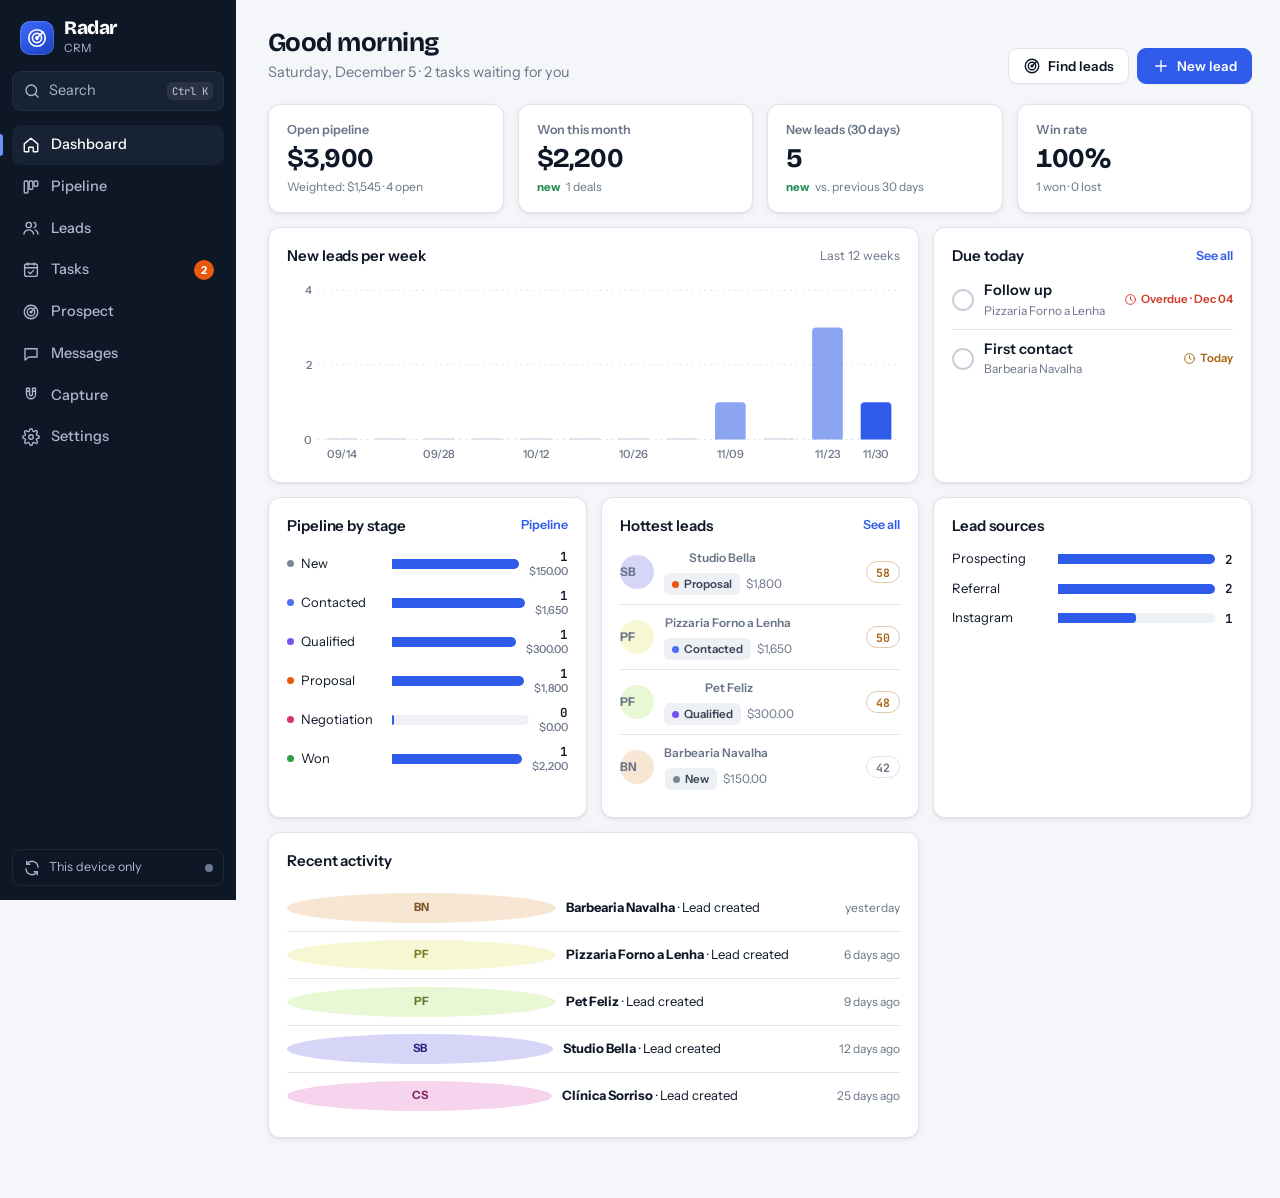
<file: index.html>
<!doctype html>
<html lang="pt-BR">
<head>
<meta charset="utf-8">
<meta name="viewport" content="width=device-width,initial-scale=1,viewport-fit=cover">
<title>Radar CRM</title>
<meta name="description" content="CRM de captação de leads: prospecção automática, funil, tarefas e mensagens.">
<meta name="theme-color" content="#F4F6F9">
<meta name="apple-mobile-web-app-capable" content="yes">
<meta name="mobile-web-app-capable" content="yes">
<meta name="apple-mobile-web-app-status-bar-style" content="default">
<meta name="apple-mobile-web-app-title" content="Radar">
<link rel="manifest" href="manifest.webmanifest">
<link rel="icon" href="icons/icon.svg" type="image/svg+xml">
<link rel="apple-touch-icon" href="icons/icon-192.png">
<link rel="preconnect" href="https://fonts.googleapis.com">
<link rel="preconnect" href="https://fonts.gstatic.com" crossorigin>
<link rel="stylesheet" href="https://fonts.googleapis.com/css2?family=Bricolage+Grotesque:opsz,wght@12..96,600;12..96,700;12..96,800&family=Instrument+Sans:wght@400;500;600;700&family=JetBrains+Mono:wght@500;600;700&display=swap">
<link rel="stylesheet" href="css/app.css">
<script>try{var t=localStorage.getItem("radar-crm-theme");if(t==="light"||t==="dark")document.documentElement.dataset.theme=t}catch(e){}</script>
</head>
<body>
<div id="app"><noscript>Ative o JavaScript para usar o Radar CRM.</noscript></div>
<div id="overlays"></div>
<div id="toasts" aria-live="polite"></div>
<script type="module" src="js/app.js"></script>
</body>
</html>
</file>
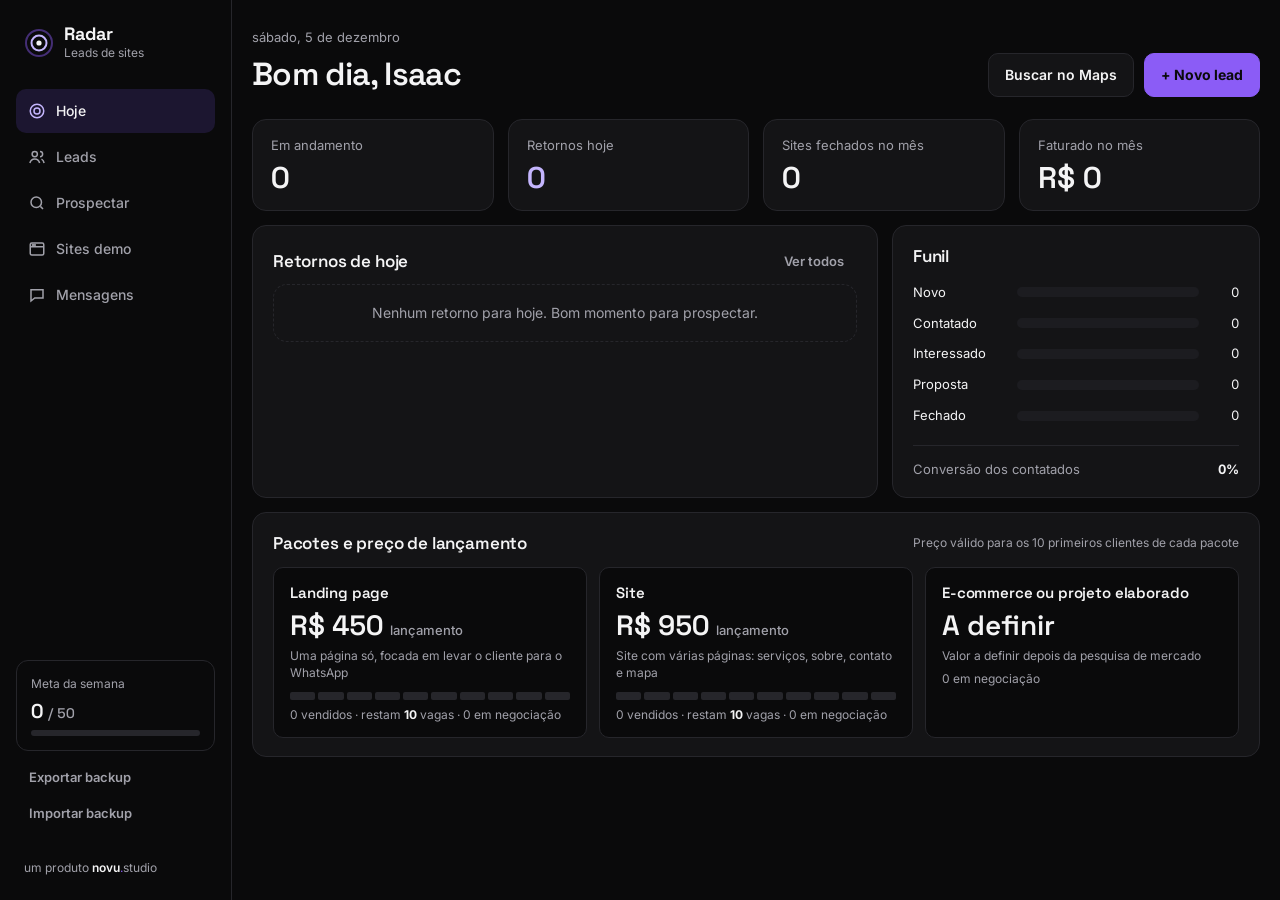
<file: app/index.html>
<!doctype html>
<html lang="pt-BR">
<head>
<meta charset="utf-8">
<meta name="viewport" content="width=device-width,initial-scale=1,viewport-fit=cover">
<meta name="theme-color" content="#0A0A0B">
<link rel="icon" href="../icons/icon.svg">
<title>Radar de Leads</title>
<link rel="preconnect" href="https://fonts.googleapis.com">
<link rel="preconnect" href="https://fonts.gstatic.com" crossorigin>
<link rel="stylesheet" href="https://fonts.googleapis.com/css2?family=Inter:wght@400;500;600;700&family=Space+Grotesk:wght@500;600;700&display=swap">
<style>
/* Layout: estilo 1 · Noir Violeta — menu lateral fixo, painel do dia, ficha do lead em gaveta. Escuro de propósito. Foco só em venda de sites. */
:root{
  color-scheme:dark;
  --bg:#0A0A0B; --surface:#141416; --raise:#1C1C20; --line:#26262B;
  --fg:#F4F4F5; --muted:#A1A1AA; --dim:#71717A;
  --accent:#8B5CF6; --accent-hi:#C4B5FD; --accent-soft:#1C1630; --on-accent:#0A0A0B;
  --late:#FDA4AF; --ok:#86EFAC;
  --cold:#52525B; --warm:#7C4DEB; --hot:#C4B5FD;
  --f-head:"Space Grotesk", "Segoe UI", system-ui, sans-serif;
  --f-body:"Inter", system-ui, -apple-system, "Segoe UI", sans-serif;
  --r:14px; --r-s:10px;
}
*{box-sizing:border-box}
html{padding-top:env(safe-area-inset-top,0px)}
body{margin:0}
[hidden]{display:none!important}
html,body{background:var(--bg)}
body{color:var(--fg);font-family:var(--f-body);font-size:15px;line-height:1.45;-webkit-font-smoothing:antialiased}
body::before{content:"";position:fixed;inset:0 0 auto;height:env(safe-area-inset-top,0px);z-index:40;background:var(--bg)}
button,input,select,textarea{font:inherit;color:inherit}
:focus-visible{outline:2px solid var(--accent-hi);outline-offset:2px}
a{color:var(--accent-hi)}
h1,h2,h3{font-family:var(--f-head);margin:0;text-wrap:balance;letter-spacing:-.01em}
.num{font-variant-numeric:tabular-nums}

.demobar{background:var(--accent-soft);border-bottom:1px solid var(--line);padding-block:8px;padding-left:max(16px,env(safe-area-inset-left,0px));padding-right:max(16px,env(safe-area-inset-right,0px));font-size:13px;color:var(--muted)}
.demobar b{color:var(--fg)}

/* Estrutura */
.app{display:grid;grid-template-columns:232px minmax(0,1fr);min-height:100vh}
.side{position:sticky;top:env(safe-area-inset-top,0px);align-self:start;height:calc(100vh - env(safe-area-inset-top,0px));padding:24px 16px;border-right:1px solid var(--line);display:flex;flex-direction:column;gap:28px}
.brand{display:flex;align-items:center;gap:10px;padding:0 8px}
.brand svg{flex:none}
.brand b{display:block;font-family:var(--f-head);font-weight:700;font-size:18px;line-height:1.1}
.brand small{display:block;font-size:12px;color:var(--muted)}
.nav{display:flex;flex-direction:column;gap:2px}
.nav button{display:flex;align-items:center;gap:10px;padding:10px 12px;border-radius:var(--r-s);border:0;background:none;color:var(--muted);font-weight:500;font-size:14px;cursor:pointer;text-align:left;min-height:44px}
.nav button svg{width:18px;height:18px;flex:none}
.nav button[aria-current="true"]{background:var(--accent-soft);color:var(--fg)}
.nav button[aria-current="true"] svg{color:var(--accent-hi)}
.backup{display:flex;flex-direction:column;gap:2px;margin-top:-18px}
.backup .btn{justify-content:flex-start}
.goal{margin-top:auto;padding:14px;border:1px solid var(--line);border-radius:12px;display:flex;flex-direction:column;gap:4px}
.goal small{font-size:12px;color:var(--muted)}
.goal b{font-family:var(--f-head);font-size:20px;font-weight:600}
.goal b span{color:var(--muted);font-size:14px;font-weight:500}
.track{height:6px;background:var(--line);border-radius:4px;overflow:hidden}
.track i{display:block;height:100%;background:var(--accent);border-radius:4px}
.sign{padding:0 8px;font-size:12px;color:var(--muted)}
.sign b{color:var(--fg);font-weight:600}
.sign em{font-style:normal;color:var(--accent)}
main{min-width:0;padding-block:28px 120px;padding-left:max(20px,env(safe-area-inset-left,0px));padding-right:max(20px,env(safe-area-inset-right,0px))}
.inner{max-width:1080px;margin:0 auto}

/* Peças comuns */
.eyebrow{font-size:11px;letter-spacing:.08em;text-transform:uppercase;color:var(--muted);font-weight:700}
.head{display:flex;align-items:flex-end;justify-content:space-between;gap:16px;flex-wrap:wrap;margin-bottom:22px}
.head h1{font-size:32px;font-weight:600;letter-spacing:-.02em}
.head p{margin:0 0 4px;color:var(--muted);font-size:13px}
.btn{display:inline-flex;align-items:center;justify-content:center;gap:6px;min-height:44px;padding:0 16px;border-radius:var(--r-s);border:1px solid var(--line);background:var(--surface);color:var(--fg);font-weight:600;font-size:14px;cursor:pointer;text-decoration:none;white-space:nowrap}
.btn:hover{border-color:var(--dim)}
.btn.primary{background:var(--accent);border-color:var(--accent);color:var(--on-accent);font-weight:700}
.btn.small{min-height:34px;padding:0 12px;font-size:13px}
.btn.ghost{background:none;border-color:transparent;color:var(--muted)}
.row{display:flex;gap:10px;flex-wrap:wrap;align-items:center}
.panel{background:var(--surface);border:1px solid var(--line);border-radius:var(--r);padding:18px 20px;min-width:0}
.panel h2{font-size:17px;font-weight:600}
.tag{display:inline-flex;align-items:center;font-size:12px;font-weight:600;padding:3px 9px;border-radius:999px;background:var(--raise);color:var(--fg);white-space:nowrap}
.tag.demo{background:var(--accent-soft);color:var(--accent-hi)}
.stage{display:inline-flex;align-items:center;gap:6px;font-size:12px;color:var(--muted);white-space:nowrap}
.stage::before{content:"";width:7px;height:7px;border-radius:50%;background:var(--c,var(--dim))}
.late{color:var(--late)}
.today{color:var(--accent-hi)}
.empty{color:var(--muted);font-size:14px;padding:18px;border:1px dashed var(--line);border-radius:var(--r);text-align:center}
label.f{display:flex;flex-direction:column;gap:5px;font-size:13px;font-weight:600;color:var(--muted);min-width:0}
input,select,textarea{background:var(--bg);border:1px solid var(--line);border-radius:var(--r-s);padding:10px 12px;width:100%;min-width:0;color:var(--fg);min-height:44px}
textarea{resize:vertical;min-height:84px;line-height:1.5}
.fgrid{display:grid;grid-template-columns:repeat(auto-fit,minmax(min(100%,180px),1fr));gap:12px}
.check{display:flex;align-items:center;gap:8px;font-size:14px;font-weight:600;color:var(--fg);min-height:44px}
.check input{width:18px;height:18px;min-height:0}
.seg{display:flex;flex-wrap:wrap;gap:6px}
.seg button{border:1px solid var(--line);background:var(--bg);color:var(--muted);border-radius:999px;padding:0 12px;min-height:38px;font-size:13px;font-weight:600;cursor:pointer}
.seg button[aria-pressed="true"]{background:var(--accent);border-color:var(--accent);color:var(--on-accent)}

/* Hoje */
.kpis{display:grid;grid-template-columns:repeat(4,minmax(0,1fr));gap:14px;margin-bottom:14px}
.kpi{background:var(--surface);border:1px solid var(--line);border-radius:var(--r);padding:16px 18px;display:flex;flex-direction:column;gap:6px}
.kpi span{font-size:13px;color:var(--muted)}
.kpi b{font-family:var(--f-head);font-size:30px;font-weight:600;line-height:1.1;font-variant-numeric:tabular-nums}
.split{display:grid;grid-template-columns:minmax(0,1.7fr) minmax(0,1fr);gap:14px}
.rlist{margin-top:6px}
.rrow{display:grid;grid-template-columns:minmax(0,1fr) auto 120px auto;gap:12px;align-items:center;padding:12px 4px;border-top:1px solid var(--line);cursor:pointer}
.rrow:first-child{border-top:0}
.rrow:hover .nm{color:var(--accent-hi)}
.nm{font-weight:600;overflow-wrap:anywhere}
.sub{font-size:12px;color:var(--muted)}
.due{font-size:13px}
.fbar{display:grid;grid-template-columns:92px minmax(0,1fr) 28px;gap:12px;align-items:center;font-size:13px;padding:6px 0;border:0;background:none;color:var(--fg);width:100%;text-align:left;cursor:pointer;border-radius:6px}
.fbar:hover span:first-child{color:var(--accent-hi)}
.fbar .bar{height:10px;background:var(--raise);border-radius:6px;overflow:hidden}
.fbar .bar i{display:block;height:100%;border-radius:6px;background:var(--c)}
.fbar .n{text-align:right;font-variant-numeric:tabular-nums}
.conv{margin-top:14px;padding-top:14px;border-top:1px solid var(--line);display:flex;justify-content:space-between;font-size:13px;color:var(--muted)}
.conv b{color:var(--fg)}

/* Leads */
.toolbar{display:flex;gap:10px;flex-wrap:wrap;align-items:center;margin-bottom:16px}
.toolbar input{flex:1 1 220px;width:auto}
.chips{display:flex;gap:6px;flex-wrap:wrap}
.chips button{border:1px solid var(--line);background:var(--surface);color:var(--muted);border-radius:999px;padding:0 12px;min-height:36px;font-size:13px;font-weight:600;cursor:pointer}
.chips button[aria-pressed="true"]{background:var(--fg);color:var(--bg);border-color:var(--fg)}
.ltable{background:var(--surface);border:1px solid var(--line);border-radius:var(--r);overflow:hidden}
.lrow{display:grid;grid-template-columns:minmax(0,2fr) minmax(0,1.2fr) 130px 120px 70px;gap:12px;align-items:center;padding:12px 18px;border-top:1px solid var(--line);cursor:pointer;width:100%;background:none;border-left:0;border-right:0;border-bottom:0;text-align:left;color:var(--fg)}
.lrow:first-child{border-top:0}
.lrow:hover{background:var(--raise)}
.lhead{cursor:default;font-size:11px;letter-spacing:.08em;text-transform:uppercase;color:var(--muted);font-weight:700;padding-block:10px}
.lhead:hover{background:none}
.temp{display:flex;align-items:center;gap:6px;font-size:13px;font-variant-numeric:tabular-nums}
.temp i{width:8px;height:8px;border-radius:50%;background:var(--c)}

/* Prospectar */
.grid2{display:grid;grid-template-columns:repeat(auto-fit,minmax(min(100%,340px),1fr));gap:14px}
.ideas{display:flex;flex-wrap:wrap;gap:6px}
.res-list{list-style:none;margin:0;padding:0}
.res{display:flex;align-items:center;gap:10px;padding:12px 0;border-top:1px solid var(--line)}
.res:first-child{border-top:0}
.res.dup{opacity:.55}
.res-l{display:flex;gap:12px;align-items:flex-start;flex:1;min-width:0;cursor:pointer}
.res-l input{width:20px;height:20px;min-height:0;margin-top:2px;flex:none;accent-color:var(--accent)}
.res-b{display:flex;flex-direction:column;gap:4px;min-width:0}
.res-m{display:flex;flex-wrap:wrap;gap:6px 12px;align-items:center;font-size:13px;color:var(--muted)}
.res-m b{color:var(--fg)}
.stars{color:#FCD34D;font-weight:600}
.tag.ok{background:#14301F;color:var(--ok)}
.tag.warn{background:#3A1E26;color:var(--late)}
.ideas button[aria-pressed="true"]{background:var(--accent-soft);border-color:var(--accent);color:var(--fg)}
.keybox{border:1px dashed var(--line);border-radius:var(--r-s);padding:10px 14px;font-size:14px}
.keybox summary{cursor:pointer;font-weight:600;display:flex;gap:8px;align-items:center}
.pacs{display:grid;grid-template-columns:repeat(auto-fit,minmax(min(100%,240px),1fr));gap:12px}
.pac{border:1px solid var(--line);border-radius:var(--r-s);padding:14px 16px;display:flex;flex-direction:column;gap:6px;background:var(--bg)}
.pac h3{font-size:15px;font-weight:600}
.pac .price{font-family:var(--f-head);font-size:28px;font-weight:600;line-height:1.1}
.pac .price small{font-size:13px;color:var(--muted);font-weight:500;font-family:var(--f-body)}
.pac .left{font-size:12px;color:var(--muted)}
.slots{display:grid;grid-template-columns:repeat(10,minmax(0,1fr));gap:3px;margin-top:4px}
.slots i{height:8px;border-radius:2px;background:var(--line)}
.slots i.on{background:var(--accent)}
.msg-grid{display:grid;grid-template-columns:minmax(0,1fr) minmax(0,1.6fr);gap:14px}
.tpl-list{display:flex;flex-direction:column;gap:12px}
.tpl-g{display:flex;flex-direction:column;gap:4px}
.tpl-gh{font-size:12px;font-weight:700;color:var(--muted);padding:0 2px}
.tpl{display:flex;align-items:center;gap:8px;padding:8px 8px 8px 12px;border:1px solid var(--line);border-radius:var(--r-s);cursor:pointer;background:var(--bg)}
.tpl span{flex:1;min-width:0;display:flex;flex-direction:column}
.tpl b{font-weight:600;font-size:14px}
.tpl small{font-size:12px;color:var(--muted)}
.tpl:hover{border-color:var(--dim)}
.tpl.on{border-color:var(--accent);background:var(--accent-soft)}
.icon-btn{width:36px;height:36px;border-radius:8px;border:0;background:none;color:var(--muted);display:grid;place-items:center;cursor:pointer;flex:none}
.icon-btn:hover{background:var(--raise);color:var(--fg)}
.msg-text{min-height:240px;line-height:1.55;font-size:14px}
.overlay.center{justify-content:center;align-items:center;padding:16px}
.modal{width:min(620px,100%);max-height:92%;overflow:auto;background:var(--surface);border:1px solid var(--line);border-radius:var(--r);padding:22px;display:flex;flex-direction:column;gap:16px}
.vars{display:flex;flex-wrap:wrap;gap:6px;align-items:center}
.vars button{border:1px solid var(--line);background:var(--bg);color:var(--accent-hi);border-radius:999px;padding:0 10px;min-height:30px;font-size:12px;cursor:pointer;font-family:ui-monospace,Menlo,monospace}
@media (max-width:860px){.msg-grid{grid-template-columns:1fr}}
.dstats{display:grid;grid-template-columns:repeat(3,minmax(0,1fr));gap:14px}
.dgrid{display:grid;grid-template-columns:repeat(auto-fill,minmax(min(100%,300px),1fr));gap:16px}
.dcard{background:var(--surface);border:1px solid var(--line);border-radius:var(--r);overflow:hidden;display:flex;flex-direction:column;min-width:0}
.dcard:hover{border-color:var(--dim)}
.dshot{position:relative;aspect-ratio:16/9;max-width:100%;background:var(--c);color:#fff;display:flex;flex-direction:column;overflow:hidden}
.dshot .chrome{display:flex;align-items:center;gap:5px;padding:8px 10px;background:rgba(0,0,0,.28)}
.dshot .chrome i{width:7px;height:7px;border-radius:50%;background:rgba(255,255,255,.55)}
.dshot .chrome span{margin-left:8px;flex:1;min-width:0;height:16px;border-radius:5px;background:rgba(255,255,255,.16);font-size:10px;line-height:16px;padding:0 8px;color:rgba(255,255,255,.85);white-space:nowrap;overflow:hidden;text-overflow:ellipsis;font-family:ui-monospace,Menlo,monospace}
.dshot .hero{flex:1;padding:16px 18px;display:flex;flex-direction:column;justify-content:flex-end;gap:4px;background:linear-gradient(180deg,transparent 0%,rgba(0,0,0,.45) 100%)}
.dshot .mono{position:absolute;right:-8px;top:22px;font-family:var(--f-head);font-weight:700;font-size:120px;line-height:1;opacity:.14;letter-spacing:-.04em}
.dshot .hero b{font-family:var(--f-head);font-size:22px;font-weight:700;line-height:1.1;letter-spacing:-.01em;text-wrap:balance}
.dshot .hero small{font-size:13px;opacity:.9}
.dshot .pill{position:absolute;left:12px;top:40px;font-size:11px;font-weight:700;padding:3px 9px;border-radius:999px;background:rgba(0,0,0,.45);color:#fff}
.dbody{padding:14px 16px 16px;display:flex;flex-direction:column;gap:10px;flex:1}
.dlinks{display:flex;flex-direction:column;gap:6px}
.dlead{display:flex;align-items:center;gap:8px;font-size:13px;padding:8px 10px;border-radius:8px;background:var(--bg);border:1px solid var(--line);cursor:pointer;color:var(--fg);text-align:left;width:100%}
.dlead span{flex:1;min-width:0;overflow:hidden;text-overflow:ellipsis;white-space:nowrap}
.dlead small{color:var(--muted);white-space:nowrap}
.dlead:hover{border-color:var(--accent)}
.dacts{display:flex;gap:8px;flex-wrap:wrap;margin-top:auto}
.dacts .btn{flex:1 1 auto}
@media (max-width:860px){.dstats{grid-template-columns:1fr}}
.step{display:grid;grid-template-columns:28px minmax(0,1fr);gap:12px}
.step .k{width:28px;height:28px;border-radius:50%;background:var(--accent);color:var(--on-accent);display:grid;place-items:center;font-weight:700;font-size:13px}
.step h3{font-size:17px;font-weight:600}
.ideas button{border:1px solid var(--line);background:var(--bg);border-radius:999px;padding:0 11px;min-height:32px;font-size:13px;cursor:pointer;color:var(--fg)}
.verdict{border-radius:var(--r-s);padding:14px;font-size:14px;border:1px solid var(--line);display:flex;gap:14px;align-items:center}
.verdict b{display:block;font-size:15px;margin-bottom:2px}
.verdict span{color:var(--muted);font-size:13px}
.verdict .score{font-family:var(--f-head);font-size:34px;font-weight:600;line-height:1;min-width:56px;text-align:center}
.verdict.on{border-color:var(--accent);background:var(--accent-soft)}

/* Mensagens */
.msgbox-old{background:var(--bg);border:1px solid var(--line);border-radius:var(--r-s);padding:14px;white-space:pre-wrap;font-size:14px;min-height:190px;line-height:1.55;overflow-wrap:anywhere}
.stack{display:flex;flex-direction:column;gap:14px}

/* Ficha do lead */
.overlay{position:fixed;inset:0;z-index:50;background:rgba(4,4,8,.6);display:flex;justify-content:flex-end}
.drawer{width:min(460px,100%);height:100%;background:var(--surface);border-left:1px solid var(--line);overflow:auto;padding:22px max(22px,env(safe-area-inset-right,0px)) calc(22px + env(safe-area-inset-bottom,0px)) 22px;padding-top:calc(22px + env(safe-area-inset-top,0px));display:flex;flex-direction:column;gap:18px}
.drawer header{display:flex;align-items:flex-start;gap:12px}
.drawer header h2{font-size:26px}
.democard{border:1px solid var(--line);border-radius:var(--r-s);padding:14px;display:flex;flex-direction:column;gap:10px}
.hist{display:flex;flex-direction:column}
.hist div{display:grid;grid-template-columns:64px 1fr;gap:10px;padding:8px 0;border-top:1px solid var(--line);font-size:13px}
.hist div span:first-child{color:var(--muted)}
.toast{position:fixed;left:50%;transform:translateX(-50%);bottom:calc(90px + env(safe-area-inset-bottom,0px));z-index:60;background:var(--fg);color:var(--bg);padding:10px 18px;border-radius:999px;font-weight:600;font-size:14px;max-width:calc(100% - 32px)}

/* Celular */
@media (max-width:860px){
  .app{grid-template-columns:minmax(0,1fr);grid-template-rows:auto 1fr}
  .side{position:static;height:auto;flex-direction:row;align-items:center;padding:12px max(16px,env(safe-area-inset-right,0px)) 12px max(16px,env(safe-area-inset-left,0px));border-right:0;border-bottom:1px solid var(--line);gap:12px}
  .brand{padding:0}
  .nav{position:fixed;left:0;right:0;bottom:0;z-index:20;flex-direction:row;justify-content:space-around;gap:0;background:var(--surface);border-top:1px solid var(--line);padding:6px max(8px,env(safe-area-inset-right,0px)) calc(6px + env(safe-area-inset-bottom,0px)) max(8px,env(safe-area-inset-left,0px))}
  .nav button{flex:1;flex-direction:column;gap:2px;font-size:11px;padding:6px 4px;justify-content:center;min-height:52px}
  .goal{margin:0 0 0 auto;flex-direction:row;align-items:center;gap:8px;padding:6px 10px}
  .goal small{display:none}
  .goal b{font-size:14px}
  .goal .track{width:56px}
  .sign{display:none}
  .backup{display:none}
  main{padding-left:max(16px,env(safe-area-inset-left,0px));padding-right:max(16px,env(safe-area-inset-right,0px));padding-block:20px 110px}
  .kpis{grid-template-columns:repeat(2,minmax(0,1fr))}
  .split{grid-template-columns:1fr}
  .rrow{grid-template-columns:minmax(0,1fr) auto;row-gap:4px}
  .rrow .c-site{display:none}
  .lrow{grid-template-columns:minmax(0,1fr) auto;row-gap:4px;padding-inline:14px}
  .lrow .c-seg,.lrow .c-site,.lrow .c-stage{display:none}
  .lhead{display:none}
  .head h1{font-size:26px}
  .overlay{align-items:flex-end}
  .drawer{height:auto;max-height:92%;width:100%;border-left:0;border-radius:18px 18px 0 0;padding-top:22px}
}
</style>
</head>
<body>


<div class="app">
  <aside class="side">
    <div class="brand">
      <svg width="30" height="30" viewBox="0 0 30 30" aria-hidden="true"><circle cx="15" cy="15" r="13" fill="none" stroke="var(--accent)" stroke-width="2" opacity=".45"/><circle cx="15" cy="15" r="7.5" fill="none" stroke="var(--accent-hi)" stroke-width="2"/><circle cx="15" cy="15" r="2.6" fill="var(--fg)"/></svg>
      <div><b>Radar</b><small>Leads de sites</small></div>
    </div>
    <nav class="nav" aria-label="Seções">
      <button type="button" data-tab="hoje"><svg viewBox="0 0 24 24" fill="none" stroke="currentColor" stroke-width="2" aria-hidden="true"><circle cx="12" cy="12" r="9"/><circle cx="12" cy="12" r="4"/></svg>Hoje</button>
      <button type="button" data-tab="leads"><svg viewBox="0 0 24 24" fill="none" stroke="currentColor" stroke-width="2" aria-hidden="true"><circle cx="9" cy="8" r="3.5"/><path d="M2.5 20c.8-3.5 3.4-5.5 6.5-5.5s5.7 2 6.5 5.5"/><path d="M16 4.5a3.5 3.5 0 0 1 0 7M18 14.8c1.8.8 3 2.6 3.5 5.2"/></svg>Leads</button>
      <button type="button" data-tab="prospectar"><svg viewBox="0 0 24 24" fill="none" stroke="currentColor" stroke-width="2" aria-hidden="true"><circle cx="11" cy="11" r="7"/><path d="m20 20-3.5-3.5"/></svg>Prospectar</button>
      <button type="button" data-tab="demos"><svg viewBox="0 0 24 24" fill="none" stroke="currentColor" stroke-width="2" aria-hidden="true"><rect x="3" y="4" width="18" height="16" rx="2"/><path d="M3 9h18"/><circle cx="6.5" cy="6.5" r=".6" fill="currentColor"/><circle cx="9" cy="6.5" r=".6" fill="currentColor"/></svg>Sites demo</button>
      <button type="button" data-tab="mensagens"><svg viewBox="0 0 24 24" fill="none" stroke="currentColor" stroke-width="2" aria-hidden="true"><path d="M4 5h16v11H9l-5 4z"/></svg>Mensagens</button>
    </nav>
    <div class="goal" title="Abordagens feitas nesta semana">
      <small>Meta da semana</small>
      <b class="num" id="goalTxt">0 <span>/ 50</span></b>
      <div class="track"><i id="goalBar" style="width:0%"></i></div>
    </div>
    <div class="backup">
      <button type="button" class="btn ghost small" id="bkExport">Exportar backup</button>
      <label class="btn ghost small" for="bkFile">Importar backup</label>
      <input type="file" id="bkFile" accept="application/json,.json" hidden>
    </div>
    <div class="sign">um produto <b>novu</b><em>.</em>studio</div>
  </aside>

  <main>
    <div class="inner">

      <!-- HOJE -->
      <section id="v-hoje">
        <div class="head">
          <div><p id="dateTxt"></p><h1 id="hello">Olá, Isaac</h1></div>
          <div class="row">
            <button type="button" class="btn" data-go="prospectar">Buscar no Maps</button>
            <button type="button" class="btn primary" data-new>+ Novo lead</button>
          </div>
        </div>
        <div class="kpis" id="kpis"></div>
        <div class="split">
          <div class="panel">
            <div class="row" style="justify-content:space-between"><h2>Retornos de hoje</h2><button type="button" class="btn ghost small" data-go="leads">Ver todos</button></div>
            <div class="rlist" id="dueList"></div>
          </div>
          <div class="panel">
            <h2 style="margin-bottom:8px">Funil</h2>
            <div id="funnel"></div>
            <div class="conv"><span>Conversão dos contatados</span><b class="num" id="convTxt"></b></div>
          </div>
        </div>
        <div class="panel" style="margin-top:14px">
          <div class="row" style="justify-content:space-between;margin-bottom:12px"><h2>Pacotes e preço de lançamento</h2><span class="sub">Preço válido para os 10 primeiros clientes de cada pacote</span></div>
          <div class="pacs" id="pacs"></div>
        </div>
      </section>

      <!-- SITES DEMO -->
      <section id="v-demos" hidden>
        <div class="head"><div><p>Todos os sites demo que você já tem, ligados automaticamente aos leads</p><h1>Sites demo</h1></div></div>
        <div class="dstats" id="dStats"></div>
        <div class="chips" id="dChips" role="group" aria-label="Filtrar por segmento" style="margin:16px 0"></div>
        <div class="dgrid" id="dGrid"></div>
      </section>

      <!-- LEADS -->
      <section id="v-leads" hidden>
        <div class="head"><div><p>Toque num lead para abrir a ficha</p><h1>Leads</h1></div><button type="button" class="btn primary" data-new>+ Novo lead</button></div>
        <div class="toolbar">
          <input id="q" type="search" placeholder="Buscar por negócio, bairro, segmento…" aria-label="Buscar leads">
          <div class="chips" id="stageChips" role="group" aria-label="Filtrar por etapa"></div>
        </div>
        <div class="ltable" id="ltable"></div>
      </section>

      <!-- PROSPECTAR -->
      <section id="v-prospectar" hidden>
        <div class="head"><div><p>Diga o que procura e onde. O Radar busca as empresas, mostra quem não tem site e manda as escolhidas para o funil.</p><h1>Prospectar</h1></div></div>
        <div class="panel stack">
          <div class="fgrid">
            <label class="f">Segmentos (separe por vírgula)<input id="psSeg" placeholder="clínica odontológica, advocacia"></label>
            <label class="f">Cidades ou bairros (separe por vírgula)<input id="psCity" placeholder="ex.: Campinas, Valinhos"></label>
            <label class="f">País<select id="psCountry"><option value="BR" selected>Brasil</option><option value="PT">Portugal</option><option value="US">Estados Unidos</option><option value="AR">Argentina</option><option value="MX">México</option></select></label>
          </div>
          <div class="ideas" id="psIdeas"></div>
          <div class="row" style="gap:8px 22px">
            <div class="seg" id="psSrc" role="group" aria-label="Fonte">
              <button type="button" data-s="google" aria-pressed="false">Google Maps</button>
              <button type="button" data-s="osm" aria-pressed="false">OpenStreetMap <small style="font-weight:500;opacity:.8">grátis</small></button>
            </div>
            <label class="check"><input type="checkbox" id="psSemSite"> Só quem não tem site</label>
            <label class="check"><input type="checkbox" id="psTel" checked> Só com telefone</label>
            <label class="check"><input type="checkbox" id="psNovo" checked> Esconder quem já está no funil</label>
            <label class="check">A partir de <input id="psMin" type="number" min="0" inputmode="numeric" placeholder="0" style="width:72px;min-height:36px;padding:6px 8px"> avaliações</label>
          </div>
          <div class="row"><button type="button" class="btn primary" id="psGo"><svg width="18" height="18" viewBox="0 0 24 24" fill="none" stroke="currentColor" stroke-width="2" aria-hidden="true"><circle cx="12" cy="12" r="9"/><circle cx="12" cy="12" r="4"/><path d="M12 12 18 6"/></svg>Buscar leads</button><button type="button" class="btn" id="psStop" hidden>Parar</button><span id="psProg" class="sub" role="status" style="font-size:13px"></span></div>
          <details class="keybox" id="psKey">
            <summary>Chave do Google <span class="tag" id="psKeyB">não configurada</span></summary>
            <div class="stack" style="gap:10px;margin-top:10px">
              <p class="sub" style="font-size:13px;margin:0">A busca pelo Google Maps traz avaliações, nota, telefone e site. Usa a Places API do Google, que tem cota gratuita mensal. A chave fica salva só neste aparelho.</p>
              <ol class="sub" style="font-size:13px;margin:0;padding-left:18px;display:flex;flex-direction:column;gap:4px">
                <li>Crie um projeto no <a href="https://console.cloud.google.com/projectcreate" target="_blank" rel="noopener">Google Cloud</a> e ative o faturamento (a cota gratuita cobre o uso normal).</li>
                <li>Ative a <a href="https://console.cloud.google.com/apis/library/places.googleapis.com" target="_blank" rel="noopener">Places API (New)</a>.</li>
                <li>Em <a href="https://console.cloud.google.com/apis/credentials" target="_blank" rel="noopener">Credenciais</a>, clique em Criar credenciais → Chave de API.</li>
                <li>Proteja a chave: em Restrições do aplicativo escolha Sites e adicione <code>mende-debug.github.io/*</code>. Em Restrições de API, marque só a Places API (New). Cole a chave abaixo.</li>
              </ol>
              <div class="row"><input id="psGkey" type="password" autocomplete="off" placeholder="AIza…" aria-label="Chave do Google" style="flex:1 1 200px;width:auto"><button type="button" class="btn" id="psGsave">Salvar</button><button type="button" class="btn ghost" id="psGdel" hidden>Remover</button></div>
            </div>
          </details>
        </div>
        <div class="panel" id="psRes" style="margin-top:14px" hidden>
          <div class="row" style="justify-content:space-between;margin-bottom:8px">
            <div><h2 id="psTitle"></h2><span class="sub" id="psSub"></span></div>
            <div class="row"><button type="button" class="btn small" id="psAll"></button><button type="button" class="btn small primary" id="psAdd" disabled></button></div>
          </div>
          <ul class="res-list" id="psList"></ul>
        </div>
      </section>

      <!-- MENSAGENS -->
      <section id="v-mensagens" hidden>
        <div class="head"><div><p>Modelos prontos com o nome do lead. Edite, salve e crie os seus.</p><h1>Mensagens</h1></div>
          <button type="button" class="btn" id="mNew"><svg width="16" height="16" viewBox="0 0 24 24" fill="none" stroke="currentColor" stroke-width="2.2" aria-hidden="true"><path d="M12 5v14M5 12h14"/></svg>Novo modelo</button></div>
        <div class="msg-grid">
          <div class="panel stack">
            <label class="f">Para quem<select id="mLead"></select></label>
            <div class="stack" style="gap:6px"><span class="eyebrow">Modelo</span><div class="tpl-list" id="mTpls" role="listbox" aria-label="Modelos de mensagem"></div></div>
          </div>
          <div class="panel stack">
            <div class="row" style="justify-content:space-between"><h2>Mensagem</h2><span class="sub" id="mTo"></span></div>
            <textarea id="mText" rows="11" class="msg-text" aria-label="Texto da mensagem"></textarea>
            <div class="row">
              <a class="btn primary" id="mWa" target="_blank" rel="noopener" href="https://wa.me/">Abrir no WhatsApp</a>
              <button type="button" class="btn" id="mCopy">Copiar</button>
              <button type="button" class="btn" id="mSaveTpl">Salvar como modelo</button>
              <button type="button" class="btn" id="mMark">Registrar envio</button>
            </div>
            <p class="sub" style="margin:0;font-size:13px" id="mHint">Ao registrar, o lead sai de “Novo” e ganha um retorno em 2 dias.</p>
          </div>
        </div>
      </section>

    </div>
  </main>
</div>

<div id="sheet"></div>

<script>
(() => {
/* ---------- Datas ---------- */
const iso = d => d.getFullYear()+"-"+String(d.getMonth()+1).padStart(2,"0")+"-"+String(d.getDate()).padStart(2,"0");
const rel = n => { const d=new Date(); d.setDate(d.getDate()+n); return iso(d); };
const TODAY = iso(new Date());
const fmt = s => s ? new Date(s+"T12:00:00").toLocaleDateString("pt-BR",{day:"numeric",month:"short"}).replace(".","") : "";
const daysBetween = (a,b) => Math.round((new Date(b+"T12:00:00")-new Date(a+"T12:00:00"))/864e5);

/* ---------- Dados de exemplo ---------- */
const STAGES = [
  {k:"novo",t:"Novo",c:"var(--cold)"},
  {k:"contatado",t:"Contatado",c:"#5B3FB0"},
  {k:"interessado",t:"Interessado",c:"#7C4DEB"},
  {k:"proposta",t:"Proposta",c:"var(--accent-hi)"},
  {k:"fechado",t:"Fechado",c:"var(--ok)"},
  {k:"perdido",t:"Perdido",c:"#3F3F46"}
];
const ST = Object.fromEntries(STAGES.map(s=>[s.k,s]));
const SITE = {nenhum:"Sem site", ruim:"Site fraco", bom:"Site bom"};
const DEMO = "https://claude.ai/artifact/";
/* ---------- Dados salvos neste aparelho ---------- */
const DKEY = "radar-app-v1";
let leads = [], goalWeek = 50;
(()=>{
  let raw = null; try { raw = JSON.parse(localStorage.getItem(DKEY)||"null"); } catch {}
  if (raw && Array.isArray(raw.leads)){ leads = raw.leads; goalWeek = raw.goalWeek || 50; }
  else { leads = []; }
})();
function save(){ try { localStorage.setItem(DKEY, JSON.stringify({v:1, leads, goalWeek, salvoEm:new Date().toISOString()})); } catch {} }
const PAC = {
  landing:{t:"Landing page", preco:450, vagas:10, d:"Uma página só, focada em levar o cliente para o WhatsApp"},
  site:{t:"Site", preco:950, vagas:10, d:"Site com várias páginas: serviços, sobre, contato e mapa"},
  elaborado:{t:"E-commerce ou projeto elaborado", preco:null, vagas:null, d:"Valor a definir depois da pesquisa de mercado"}
};
const sold = k => leads.filter(l=>l.stage==="fechado" && l.pacote===k).length;
const priceFor = k => !k ? 0 : PAC[k].preco ?? 0;
/* Sites demo que já existem (só links, nada criado do zero) */
const DEMOS = [
  {id:"dn", nome:"Dom Navalha Barbearia", sub:"Tradição no corte", seg:"Barbearia", rx:/barb/, cor:"#3B2A1E", url:DEMO+"Gcaw8bGjFaiGTnFFARG4G5"},
  {id:"ao", nome:"Aurora Odontologia", sub:"Seu sorriso em boas mãos", seg:"Clínica odontológica", rx:/odont|dent/, cor:"#0E7C86", url:DEMO+"Lx2qkcU1sv6CV5DYoME1Ca"},
  {id:"od", nome:"Site para Clínicas Odontológicas", sub:"Modelo para qualquer clínica", seg:"Clínica odontológica", rx:/odont|dent/, cor:"#2563A8", url:DEMO+"2DPVomp7CniqF1eAHirJ9Q", modelo:true},
  {id:"cb", nome:"Casa Brasa", sub:"Cozinha de fogo", seg:"Restaurante", rx:/restaur|cozinha|bistro|grill/, cor:"#9A3412", url:DEMO+"Mzf3pg5A3FRR2aXG5bWKsg"},
  {id:"fa", nome:"Forja Academia", sub:"Forje sua melhor versão", seg:"Academia", rx:/academ|gym|fitness|crossfit/, cor:"#1F2937", url:DEMO+"XyCnnhjLpgKdwSrBgM9pDU"},
  {id:"gp", nome:"Grão & Prosa", sub:"Cafés especiais", seg:"Cafeteria", rx:/cafe/, cor:"#6B4226", url:DEMO+"GMYc7LKtkgEPAvWovUCsSL"},
  {id:"at", nome:"Almeida & Torres Advogados", sub:"Advocacia", seg:"Advocacia", rx:/advoc|advog|juridic/, cor:"#1E3A5F", url:DEMO+"9yiGJD53PbBz1tkGqRdgWe"},
  {id:"rt", nome:"Dr. Rafael Teixeira", sub:"Advocacia previdenciária", seg:"Advocacia", rx:/advoc|advog|juridic|previd/, cor:"#334155", url:DEMO+"MTFcVckzn29xq1LMnL5gTi"},
  {id:"ov", nome:"Ótica Rede Visual", sub:"Óculos e lentes", seg:"Ótica", rx:/otica|oculos/, cor:"#6D28D9", url:DEMO+"ArHfr2hLshPvnRYTdbU59U"}
];
const nk = s => String(s||"").normalize("NFD").replace(/[\u0300-\u036f]/g,"").toLowerCase().replace(/[^a-z0-9]/g,"");
const demoById = id => DEMOS.find(d=>d.id===id);
/* Liga cada lead ao demo certo: primeiro o site feito para ele (mesmo nome); se não houver, um site do mesmo segmento como exemplo. */
function autoLink(list){
  let n = 0;
  for (const l of list){
    if (l.demo || l.stage==="perdido") continue;
    const own = DEMOS.find(d=>!d.modelo && (nk(d.nome)===nk(l.negocio) || nk(l.negocio).includes(nk(d.nome)) || nk(d.nome).includes(nk(l.negocio))) && nk(l.negocio).length>4);
    const seg = nk(l.seg);
    const ex = own ? null : (DEMOS.find(d=>d.modelo && d.rx.test(seg)) || DEMOS.find(d=>d.rx.test(seg)));
    const d = own || ex; if (!d) continue;
    l.demo = d.url; l.demoId = d.id; l.demoTipo = own ? "proprio" : "exemplo"; n++;
  }
  return n;
}
const pacLabel = l => l.pacote ? PAC[l.pacote].t : "Sem pacote";

/* ---------- Utilidades ---------- */
const $ = s => document.querySelector(s);
const $$ = s => [...document.querySelectorAll(s)];
const esc = s => String(s ?? "").replace(/[&<>"']/g, c => ({"&":"&amp;","<":"&lt;",">":"&gt;",'"':"&quot;","'":"&#39;"}[c]));
const money = v => (+v||0).toLocaleString("pt-BR",{style:"currency",currency:"BRL",maximumFractionDigits:0});
const active = l => !["fechado","perdido"].includes(l.stage);
const isDue = l => active(l) && l.prox && l.prox <= TODAY;
const byId = id => leads.find(l=>l.id===id);
const tempColor = t => t>=70 ? "var(--hot)" : t>=45 ? "var(--warm)" : "var(--cold)";
const tempWord = t => t>=70 ? "quente" : t>=45 ? "morno" : "frio";
function dueText(l){
  if (!l.prox) return {t:"sem data", c:""};
  if (l.prox < TODAY){ const d=daysBetween(l.prox,TODAY); return {t:`atrasado ${d} dia${d>1?"s":""}`, c:"late"}; }
  if (l.prox === TODAY) return {t:"retornar hoje", c:"today"};
  return {t:"retornar "+fmt(l.prox), c:""};
}
function toast(m){ const t=document.createElement("div"); t.className="toast"; t.setAttribute("role","status"); t.textContent=m; document.body.appendChild(t); setTimeout(()=>t.remove(),2300); }
const siteTag = l => l.demo ? `<span class="tag demo">${l.demoTipo==="exemplo"?"Exemplo pronto":"Demo pronto"}</span>` : `<span class="tag">${SITE[l.site]}</span>`;

/* ---------- Hoje ---------- */
function renderHoje(){
  $("#dateTxt").textContent = new Date().toLocaleDateString("pt-BR",{weekday:"long",day:"numeric",month:"long"});
  const h = new Date().getHours(); $("#hello").textContent = (h<12?"Bom dia":h<18?"Boa tarde":"Boa noite")+", Isaac";
  const act = leads.filter(active), due = leads.filter(isDue).sort((a,b)=>a.prox.localeCompare(b.prox));
  const won = leads.filter(l=>l.stage==="fechado" && (l.fechadoEm||"").slice(0,7)===TODAY.slice(0,7));
  $("#kpis").innerHTML = [
    ["Em andamento", act.length],
    ["Retornos hoje", due.length, "var(--accent-hi)"],
    ["Sites fechados no mês", won.length],
    ["Faturado no mês", money(won.reduce((a,l)=>a+(+l.valor||0),0))]
  ].map(([t,v,c])=>`<div class="kpi"><span>${t}</span><b ${c?`style="color:${c}"`:""}>${v}</b></div>`).join("");
  $("#dueList").innerHTML = due.length ? due.map(l=>{ const d=dueText(l);
    return `<div class="rrow" data-open="${l.id}" tabindex="0" role="button" aria-label="Abrir ${esc(l.negocio)}">
      <div><div class="nm">${esc(l.negocio)}</div><div class="sub">${esc(l.seg)} · ${ST[l.stage].t}</div></div>
      <span class="c-site">${siteTag(l)}</span>
      <span class="due ${d.c}">${d.t}</span>
      <button type="button" class="btn small" data-msg="${l.id}">WhatsApp</button>
    </div>`;}).join("") : `<div class="empty">Nenhum retorno para hoje. Bom momento para prospectar.</div>`;
  const counts = STAGES.slice(0,5).map(s=>leads.filter(l=>l.stage===s.k).length);
  const max = Math.max(1,...counts);
  $("#funnel").innerHTML = STAGES.slice(0,5).map((s,i)=>`<button type="button" class="fbar" data-stagefilter="${s.k}"><span>${s.t}</span><span class="bar"><i style="--c:${s.c};width:${counts[i]/max*100}%"></i></span><span class="n">${counts[i]}</span></button>`).join("");
  $("#pacs").innerHTML = Object.entries(PAC).map(([k,p])=>{
    const n = sold(k), open = leads.filter(l=>active(l) && l.pacote===k).length;
    if (p.preco==null) return `<div class="pac"><h3>${p.t}</h3><div class="price">A definir</div><div class="sub">${p.d}</div><div class="left">${open} em negociação</div></div>`;
    const left = Math.max(0,p.vagas-n);
    return `<div class="pac"><h3>${p.t}</h3><div class="price num">${money(p.preco)} <small>lançamento</small></div><div class="sub">${p.d}</div>
      <div class="slots" aria-label="${n} de ${p.vagas} vagas usadas">${Array.from({length:p.vagas},(_,i)=>`<i class="${i<n?"on":""}"></i>`).join("")}</div>
      <div class="left">${left ? `${n} vendido${n===1?"":"s"} · restam <b style="color:var(--fg)">${left}</b> vagas` : `<span class="late">Vagas esgotadas: hora de reajustar o preço</span>`} · ${open} em negociação</div></div>`;
  }).join("");
  const contacted = leads.filter(l=>l.stage!=="novo").length;
  $("#convTxt").textContent = (contacted ? Math.round(won.length/contacted*100) : 0) + "%";
}

/* ---------- Leads ---------- */
let fStage = "";
function renderLeads(){
  $("#stageChips").innerHTML = [["","Todos"],...STAGES.map(s=>[s.k,s.t])].map(([k,t])=>`<button type="button" data-chip="${k}" aria-pressed="${fStage===k}">${t}</button>`).join("");
  const q = $("#q").value.trim().toLowerCase();
  const order = Object.fromEntries(STAGES.map((s,i)=>[s.k,i]));
  const L = leads.filter(l=>(!fStage || l.stage===fStage) && (!q || [l.negocio,l.contato,l.seg,l.bairro].join(" ").toLowerCase().includes(q)))
    .sort((a,b)=> (isDue(b)-isDue(a)) || (b.temp-a.temp) || order[a.stage]-order[b.stage]);
  $("#ltable").innerHTML = `<div class="lrow lhead" aria-hidden="true"><span>Negócio</span><span class="c-seg">Segmento</span><span class="c-site">Site</span><span class="c-stage">Etapa</span><span>Temp.</span></div>` +
    (L.length ? L.map(l=>{ const d=dueText(l); return `<button type="button" class="lrow" data-open="${l.id}">
      <span><span class="nm" style="display:block">${esc(l.negocio)}</span><span class="sub ${active(l)?d.c:""}">${active(l)?d.t:ST[l.stage].t}</span></span>
      <span class="sub c-seg">${esc(l.seg)} · ${esc(l.bairro)}</span>
      <span class="c-site">${siteTag(l)}</span>
      <span class="stage c-stage" style="--c:${ST[l.stage].c}">${ST[l.stage].t}</span>
      <span class="temp"><i style="--c:${tempColor(l.temp)}"></i>${l.temp}</span>
    </button>`;}).join("") : `<div class="empty" style="border:0">Nenhum lead com esse filtro.</div>`);
}

/* ---------- Ficha ---------- */
function openLead(id, isNew){
  const l = isNew ? {id:"n"+Date.now().toString(36),negocio:"",contato:"",seg:"",bairro:"",site:"nenhum",stage:"novo",aval:0,nota:0,prox:TODAY,pacote:"",valor:0,temp:50,demo:"",notas:"",hist:[],criado:TODAY} : byId(id);
  if (!l) return;
  const draw = () => {
    $("#sheet").innerHTML = `<div class="overlay" id="ov"><div class="drawer" role="dialog" aria-modal="true" aria-labelledby="dT">
      <header>
        <div style="flex:1;min-width:0">
          ${isNew?`<h2 id="dT">Novo lead</h2>`:`<div class="eyebrow">${esc(l.seg)} · ${esc(l.bairro)}</div><h2 id="dT" style="margin-top:4px">${esc(l.negocio)}</h2>`}
        </div>
        <button type="button" class="btn ghost" id="dX" aria-label="Fechar">✕</button>
      </header>
      ${isNew?`<div class="fgrid">
          <label class="f">Negócio<input id="nNeg"></label>
          <label class="f">Contato<input id="nCon"></label>
          <label class="f">Segmento<input id="nSeg"></label>
          <label class="f">Bairro<input id="nBai"></label>
        </div>`:`<div class="row"><span class="tag demo">${pacLabel(l)}${l.valor?" · "+money(l.valor):""}</span><span class="tag">${SITE[l.site]}</span><span class="tag">${l.aval} avaliações · ${String(l.nota).replace(".",",")}★</span><span class="tag" style="color:${tempColor(l.temp)}">${tempWord(l.temp)} · ${l.temp}</span></div>`}
      <div class="stack" style="gap:8px"><div class="eyebrow">Etapa</div>
        <div class="seg">${STAGES.map(s=>`<button type="button" data-st="${s.k}" aria-pressed="${l.stage===s.k}">${s.t}</button>`).join("")}</div></div>
      <div class="fgrid">
        <label class="f">WhatsApp<input id="dTel" inputmode="tel" placeholder="(19) 99999-9999" value="${esc(l.tel)}"></label>
        <label class="f">Site atual<select id="dSite">${Object.entries(SITE).map(([k,t])=>`<option value="${k}" ${l.site===k?"selected":""}>${t}</option>`).join("")}</select></label>
        <label class="f">Próximo contato<input type="date" id="dProx" value="${l.prox||""}"></label>
        <label class="f">Pacote<select id="dPac"><option value="">Escolher depois</option>${Object.entries(PAC).map(([k,p])=>`<option value="${k}" ${l.pacote===k?"selected":""}>${p.t}${p.preco!=null?" · "+money(p.preco):""}</option>`).join("")}</select></label>
        <label class="f">Valor (R$)<input type="number" id="dVal" min="0" value="${l.valor||""}" placeholder="${l.pacote==="elaborado"?"a definir":""}"></label>
      </div>
      <div class="democard">
        <div class="eyebrow">Site demo</div>
        ${l.demo?`<div class="row"><a class="btn small" href="${esc(l.demo)}" target="_blank" rel="noopener">Abrir site demo</a><span class="sub">${l.demoTipo==="exemplo"?`Exemplo do segmento: ${esc(demoById(l.demoId)?.nome||"")}`:l.demoId?"Site feito para este lead":"Pronto para mandar"}</span></div>`:`<span class="sub">Nenhum site demo combina com este lead ainda. Escolha um ou cole um link.</span>`}
        <select id="dDemoPick" aria-label="Escolher site demo"><option value="">Escolher um dos sites demo…</option>${DEMOS.map(d=>`<option value="${d.id}" ${l.demoId===d.id?"selected":""}>${esc(d.nome)} · ${esc(d.seg)}</option>`).join("")}</select>
        <input id="dDemo" placeholder="Link do site demo" value="${esc(l.demo)}" aria-label="Link do site demo">
      </div>
      <label class="f">Anotações<textarea id="dNotas">${esc(l.notas)}</textarea></label>
      ${isNew?`<button type="button" class="btn primary" id="dSave">Salvar lead</button>`:`<div class="row">
        <button type="button" class="btn primary" data-msg="${l.id}">Mandar mensagem</button>
        <button type="button" class="btn" id="dLog">Registrar contato</button></div>
      <div><div class="eyebrow" style="margin-bottom:4px">Histórico</div>
        <div class="hist">${l.hist.length?[...l.hist].reverse().map(h=>`<div><span>${fmt(h[0])}</span><span>${esc(h[1])}</span></div>`).join(""):`<div><span>—</span><span>Nenhum contato ainda</span></div>`}</div></div>`}
    </div></div>`;
    const close = () => { $("#sheet").innerHTML=""; render(); };
    $("#dX").onclick = close;
    $("#ov").onclick = e => { if (e.target.id==="ov") close(); };
    $$("[data-st]").forEach(b=>b.onclick=()=>{ const prev=l.stage; l.stage=b.dataset.st; if(!isNew && prev!==l.stage) l.hist.push([TODAY,`Mudou para ${ST[l.stage].t}`]); if(l.stage==="fechado"){ l.temp=100; l.fechadoEm=TODAY; } draw(); if(!isNew) toast(`${l.negocio} → ${ST[l.stage].t}`); });
    $("#dSite").onchange = e => l.site = e.target.value;
    $("#dTel").onchange = e => l.tel = e.target.value.trim();
    $("#dProx").onchange = e => l.prox = e.target.value;
    $("#dVal").onchange = e => l.valor = +e.target.value||0;
    $("#dPac").onchange = e => {
      l.pacote = e.target.value; l.valor = priceFor(l.pacote);
      const p = PAC[l.pacote];
      if (p && p.vagas && sold(l.pacote) >= p.vagas) toast("As 10 vagas de lançamento deste pacote já foram usadas");
      draw();
    };
    $("#dNotas").onchange = e => l.notas = e.target.value;
    $("#dDemo").onchange = e => { l.demo = e.target.value.trim(); l.demoId = ""; l.demoTipo = ""; if(!isNew){ if(l.demo) l.hist.push([TODAY,"Link de site demo adicionado"]); draw(); } };
    $("#dDemoPick").onchange = e => { const d = demoById(e.target.value); if(!d){ l.demo=""; l.demoId=""; l.demoTipo=""; } else { l.demo=d.url; l.demoId=d.id; l.demoTipo = nk(d.nome)===nk(l.negocio) ? "proprio" : "exemplo"; if(!isNew) l.hist.push([TODAY,"Ligado ao demo "+d.nome]); } draw(); };
    if (isNew){
      $("#dSave").onclick = () => {
        l.negocio=$("#nNeg").value.trim(); if(!l.negocio){ toast("Coloque o nome do negócio"); return; }
        l.contato=$("#nCon").value.trim(); l.seg=$("#nSeg").value.trim()||"—"; l.bairro=$("#nBai").value.trim()||"—";
        l.notas=$("#dNotas").value; l.demo=$("#dDemo").value.trim(); leads.push(l); autoLink([l]); close(); toast(l.negocio+" entrou no funil");
      };
      setTimeout(()=>$("#nNeg").focus(),30);
    } else {
      $("#dLog").onclick = () => logContact(l, draw);
    }
  };
  draw();
}
function logContact(l, after){
  l.hist.push([TODAY, l.stage==="novo" ? "Primeiro contato" : "Retorno feito"]);
  if (l.stage==="novo") l.stage="contatado";
  l.prox = rel(2); l.temp = Math.min(99, l.temp+4);
  toast(`Contato registrado. Próximo retorno em ${fmt(l.prox)}`);
  after ? after() : render();
}
function weekStart(){ const d=new Date(); const k=(d.getDay()+6)%7; d.setDate(d.getDate()-k); return iso(d); }
function updateGoal(){
  const ws = weekStart();
  const goal = leads.reduce((n,l)=>n+l.hist.filter(h=>h[0]>=ws && /^(Primeiro contato|Retorno feito)/.test(h[1])).length,0);
  $("#goalTxt").innerHTML = `${goal} <span>/ ${goalWeek}</span>`; $("#goalBar").style.width = Math.min(100,goal/goalWeek*100)+"%";
}

/* ---------- Prospectar (busca automática, igual ao Radar; resultados simulados na demo) ---------- */
const SEGS = ["clínica odontológica","advocacia","clínica de estética","restaurante","hamburgueria","pizzaria","academia","barbearia","salão de beleza","pet shop","oficina mecânica","imobiliária","padaria","cafeteria","contabilidade","hotel"];
const P = {src: (()=>{ try { return localStorage.getItem(GKEY) ? "google" : "osm"; } catch { return "osm"; } })(), semSite:false, tel:true, novo:true, min:""};
let results = [], picked = new Set(), searching = null;
const splitList = s => String(s||"").split(",").map(x=>x.trim()).filter(Boolean);
const normKey = s => String(s||"").normalize("NFD").replace(/[̀-ͯ]/g,"").toLowerCase().replace(/[^a-z0-9]/g,"");
const isMobile = tel => { const d=waNum(tel); return d.startsWith("55") && d.length===13 && d[4]==="9"; };
const GKEY = "radar-leads-v1-gkey";
const gKey = () => { try { return localStorage.getItem(GKEY)||""; } catch { return ""; } };
const OSM = [
  [/barb/, ['["shop"="hairdresser"]["name"~"barb",i]','["shop"="barber"]']], [/salao|beleza/, ['["shop"="hairdresser"]','["shop"="beauty"]']],
  [/hamburg|burger/, ['["cuisine"~"burger"]']], [/pizz/, ['["cuisine"~"pizza"]']], [/restaur/, ['["amenity"="restaurant"]']],
  [/odonto|dent/, ['["amenity"="dentist"]','["healthcare"="dentist"]']], [/estet/, ['["shop"="beauty"]']], [/academ/, ['["leisure"="fitness_centre"]']],
  [/pet/, ['["shop"="pet"]','["amenity"="veterinary"]']], [/oficina|mecan/, ['["shop"="car_repair"]']], [/imobil/, ['["office"="estate_agent"]']],
  [/advog|advoc/, ['["office"="lawyer"]']], [/padar/, ['["shop"="bakery"]']], [/cafe/, ['["amenity"="cafe"]']], [/contab/, ['["office"="accountant"]']], [/hotel/, ['["tourism"="hotel"]']]
];
async function googlePage(q, token, signal, country){
  const r = await fetch("https://places.googleapis.com/v1/places:searchText", {method:"POST", signal,
    headers:{"Content-Type":"application/json","X-Goog-Api-Key":gKey(),"X-Goog-FieldMask":"places.id,places.displayName,places.formattedAddress,places.nationalPhoneNumber,places.internationalPhoneNumber,places.websiteUri,places.rating,places.userRatingCount,places.googleMapsUri,places.businessStatus,places.addressComponents,nextPageToken"},
    body: JSON.stringify({textQuery:q, languageCode:"pt-BR", regionCode:country, pageSize:20, ...(token?{pageToken:token}:{})})});
  const j = await r.json().catch(()=>({}));
  if (!r.ok){
    const m = j.error?.message || "Google "+r.status;
    throw Object.assign(new Error(/API key not valid/i.test(m) ? "Chave do Google inválida. Confira se copiou a chave inteira." : /referer|referrer/i.test(m) ? "A chave está bloqueada para este endereço. Adicione mende-debug.github.io/* em Restrições do aplicativo." : /not been used|disabled|SERVICE_DISABLED/i.test(m) ? "Ative a “Places API (New)” no seu projeto do Google Cloud." : /billing/i.test(m) ? "Ative o faturamento do projeto no Google Cloud (a cota gratuita continua valendo)." : m), {fatal:true});
  }
  return j;
}
async function runGoogle(seg, city, country, signal, onPage){
  let token = null, page = 0;
  do {
    const j = await googlePage(`${seg} em ${city}`, token, signal, country); page++;
    onPage((j.places||[]).filter(p=>p.businessStatus!=="CLOSED_PERMANENTLY").map(p=>{
      const hood = (p.addressComponents||[]).find(c=>(c.types||[]).includes("sublocality") || (c.types||[]).includes("sublocality_level_1"))?.longText || city;
      return {placeId:p.id, nome:p.displayName?.text||"", endereco:p.formattedAddress||"", telefone:p.nationalPhoneNumber||p.internationalPhoneNumber||"",
        site:p.websiteUri||"", nota:p.rating??null, avaliacoes:p.userRatingCount??0, mapsUrl:p.googleMapsUri||"", segmento:seg, cidade:city, bairro:hood, fonte:"Google Maps"};
    }));
    token = j.nextPageToken;
    if (token) await wait(1200, signal);
  } while (token && page < 3 && !signal.aborted);
}
async function runOsm(seg, city, country, signal, onPage){
  const g = await (await fetch(`https://nominatim.openstreetmap.org/search?format=jsonv2&limit=1&countrycodes=${country.toLowerCase()}&q=${encodeURIComponent(city)}`, {signal})).json();
  if (!g.length) throw new Error(`Não achei “${city}” no mapa.`);
  const [so,no,we,ea] = g[0].boundingbox.map(Number), bbox = `(${so},${we},${no},${ea})`;
  const hit = OSM.find(([re])=>re.test(normKey(seg)));
  const sels = hit ? hit[1] : [`["name"~"${seg.replace(/["\\]/g,"")}",i]`];
  const q = `[out:json][timeout:25];(${sels.map(x=>`nwr${x}${bbox};`).join("")});out center tags 300;`;
  const r = await fetch("https://overpass-api.de/api/interpreter", {method:"POST", signal, body:"data="+encodeURIComponent(q), headers:{"Content-Type":"application/x-www-form-urlencoded"}});
  if (!r.ok) throw new Error("O OpenStreetMap está ocupado agora. Tente de novo em 1 minuto.");
  const j = await r.json();
  onPage((j.elements||[]).filter(x=>x.tags?.name).map(x=>{ const tg=x.tags, lat=x.lat??x.center?.lat, lon=x.lon??x.center?.lon;
    return {placeId:"osm:"+x.type+"/"+x.id, nome:tg.name, endereco:[tg["addr:street"],tg["addr:housenumber"],tg["addr:suburb"]].filter(Boolean).join(", ")||city,
      telefone:tg.phone||tg["contact:phone"]||tg["contact:whatsapp"]||tg.mobile||"", site:tg.website||tg["contact:website"]||"",
      nota:null, avaliacoes:null, mapsUrl: lat ? `https://www.google.com/maps/search/${encodeURIComponent(tg.name)}/@${lat},${lon},18z` : "https://www.google.com/maps/search/"+encodeURIComponent(tg.name+" "+city),
      segmento:seg, cidade:city, bairro:tg["addr:suburb"]||city, fonte:"OpenStreetMap"}; }));
}
function inFunnel(r){
  const tel = waNum(r.telefone).slice(-8), nm = normKey(r.nome);
  return leads.some(l => l.placeId===r.placeId || (tel.length===8 && waNum(l.tel).slice(-8)===tel) || (nm && normKey(l.negocio)===nm));
}
function rank(r){ let s=0; if(!r.site) s+=3; if(r.avaliacoes!=null) s+=Math.min(r.avaliacoes,200)/100; if(r.telefone && isMobile(r.telefone)) s+=1; if(r.telefone) s+=.5; return s; }
function leadTemp(r){ return Math.min(95, 20 + (r.site?10:35) + (r.avaliacoes==null?5: r.avaliacoes>=20?15:5) + (r.nota!=null && r.nota>=4.5?5:0) + (isMobile(r.telefone)?10:0)); }
function visible(){
  return results.map(r=>({...r, dup:inFunnel(r)}))
    .filter(r=>(!P.semSite || !r.site) && (!P.tel || r.telefone) && (!P.novo || !r.dup) && (P.min==="" || r.avaliacoes==null || r.avaliacoes >= +P.min))
    .sort((a,b)=>rank(b)-rank(a));
}
const wait = (ms, signal) => new Promise((res,rej)=>{ const t=setTimeout(res,ms); signal.addEventListener("abort",()=>{ clearTimeout(t); rej(Object.assign(new Error("abort"),{name:"AbortError"})); },{once:true}); });
async function psSearch(){
  const segs = splitList($("#psSeg").value), cities = splitList($("#psCity").value);
  if (!segs.length || !cities.length){ toast("Preencha o segmento e a cidade"); return; }
  if (P.src==="google" && !gKey()){ $("#psKey").open = true; $("#psGkey").focus(); toast("Configure a chave do Google ou use o OpenStreetMap"); return; }
  const combos = segs.flatMap(s=>cities.map(c=>[s,c])).slice(0,30);
  results=[]; picked.clear(); $("#psRes").hidden=false;
  const ctl = new AbortController(); searching = ctl;
  $("#psGo").disabled=true; $("#psStop").hidden=false;
  const seen = new Set(), prog=$("#psProg"), errs=[], country=$("#psCountry").value;
  prog.style.color = "";
  psRefresh();
  for (const [i,[seg,city]] of combos.entries()){
    if (ctl.signal.aborted) break;
    prog.textContent = `Buscando ${seg} em ${city}…` + (combos.length>1?` (${i+1}/${combos.length})`:"");
    try {
      await (P.src==="google" ? runGoogle : runOsm)(seg, city, country, ctl.signal, items => {
        for (const it of items){ const k = it.placeId || normKey(it.nome)+waNum(it.telefone); if (seen.has(k)) continue; seen.add(k); results.push(it); }
        psRefresh();
      });
    } catch(e){ if (e.name==="AbortError") break; errs.push(e.message); if (e.fatal) break; }
  }
  prog.textContent = errs.length ? errs[0] : ctl.signal.aborted ? "Busca interrompida." : `Pronto: ${results.length} empresas encontradas.`;
  if (errs.length) prog.style.color = "var(--late)";
  searching=null; $("#psGo").disabled=false; $("#psStop").hidden=true; psRefresh();
}
function psAdd(){
  const V = visible().filter(r=>picked.has(r.placeId) && !r.dup);
  if (!V.length) return;
  for (const r of V){
    leads.push({id:"p"+Math.random().toString(36).slice(2,9), placeId:r.placeId, negocio:r.nome, contato:"", tel:r.telefone, seg:r.segmento, bairro:r.bairro,
      site: r.site ? "ruim" : "nenhum", siteUrl:r.site, stage:"novo", aval:r.avaliacoes??0, nota:r.nota??0, prox:TODAY, pacote:"", valor:0, temp:leadTemp(r), demo:"",
      notas:[r.endereco, r.site?"Site atual: "+r.site:"", "Fonte: "+r.fonte].filter(Boolean).join(" · "), hist:[[TODAY,"Encontrado na prospecção ("+r.fonte+")"]], criado:TODAY});
  }
  const linked = autoLink(leads.slice(-V.length));
  picked.clear(); render();
  if (linked) setTimeout(()=>toast(`${linked} recebe${linked>1?"ram":"u"} um site demo automaticamente`), 2400);
  toast(`${V.length} lead${V.length>1?"s":""} adicionado${V.length>1?"s":""} ao funil`);
}
function psRefresh(){
  const V = visible(), keys = new Set(V.map(r=>r.placeId));
  for (const k of [...picked]) if (!keys.has(k)) picked.delete(k);
  $("#psTitle").textContent = `${V.length} leads encontrados`;
  $("#psSub").textContent = results.length > V.length ? `${results.length-V.length} escondidos pelos filtros` : "Os melhores aparecem primeiro: sem site, com movimento e com celular.";
  const add=$("#psAdd"); add.disabled=!picked.size; add.textContent = picked.size ? `Adicionar ${picked.size} ao funil` : "Adicionar ao funil";
  const free = V.filter(r=>!r.dup);
  $("#psAll").textContent = free.length && free.every(r=>picked.has(r.placeId)) ? "Limpar seleção" : "Selecionar todos";
  $("#psList").innerHTML = V.map(r=>`<li class="res ${r.dup?"dup":""}"><label class="res-l">
      <input type="checkbox" data-k="${esc(r.placeId)}" ${picked.has(r.placeId)?"checked":""} ${r.dup?"disabled":""} aria-label="${esc(r.nome)}">
      <span class="res-b"><b>${esc(r.nome)}</b>
        <span class="res-m">${r.nota!=null?`<span class="stars">★ ${String(r.nota).replace(".",",")}</span>`:""}
          ${r.avaliacoes!=null?`<span><b class="num">${r.avaliacoes}</b> avaliações</span>`:""}
          ${r.telefone?`<span class="num">${esc(r.telefone)}</span>${isMobile(r.telefone)?`<span class="tag ok">WhatsApp</span>`:""}`:`<span class="sub">sem telefone</span>`}
          ${r.site?`<a href="${esc(r.site)}" target="_blank" rel="noopener">tem site</a>`:`<span class="tag warn">sem site</span>`}
          ${r.dup?`<span class="tag">já no funil</span>`:r.site?`<span class="tag">reformular?</span>`:`<span class="tag demo">site novo</span>`}</span>
        <span class="sub">${esc(r.endereco)}</span></span></label>
      <a class="btn small ghost" href="${esc(r.mapsUrl)}" target="_blank" rel="noopener">Maps</a></li>`).join("")
    || `<li class="empty">${searching?"Procurando empresas…":results.length?"Nenhuma empresa passa nos filtros. Afrouxe os filtros acima.":"Nenhuma empresa encontrada. Tente outro segmento ou cidade."}</li>`;
}
function markIdeas(){ const cur=splitList($("#psSeg").value).map(x=>x.toLowerCase()); $$("#psIdeas button").forEach(b=>b.setAttribute("aria-pressed", cur.includes(b.textContent.toLowerCase()))); }

/* ---------- Mensagens (modelos editáveis, como no Radar CRM) ---------- */
const MOMENTOS = {primeiro:"Primeiro contato", demo:"Envio do site demo", exemplo:"Envio de exemplo", retorno:"Retorno", proposta:"Proposta", fechamento:"Fechamento", outro:"Outro"};
const VARS = ["contato","empresa","bairro","segmento","avaliacoes","situacao_site","site_demo","exemplo_de","pacote","pacote_desc","valor","lancamento","meu_nome"];
const TPL_DEFAULT = [
  {id:"tp1",nome:"Primeiro contato",pacote:"",momento:"primeiro",texto:"Oi {contato}, tudo bem? Procurei a {empresa} no Google e {situacao_site}. Hoje muita gente pesquisa antes de escolher e acaba indo para quem aparece melhor.\n\nEu crio sites rápidos, pensados para o celular e com botão direto para o WhatsApp. Posso te mostrar uma ideia para vocês?"},
  {id:"tp2",nome:"Enviar site demo",pacote:"",momento:"demo",texto:"Oi {contato}! Montei uma prévia de como ficaria o site da {empresa}. Dá uma olhada:\n\n{site_demo}\n\nAbre pelo celular, que é como os clientes vão ver. Me diz o que achou?"},
  {id:"tp7",nome:"Enviar exemplo do segmento",pacote:"",momento:"exemplo",texto:"Oi {contato}! Para você ter uma ideia, esse é um site que fiz para {exemplo_de}:\n\n{site_demo}\n\nDá para fazer um no mesmo estilo para a {empresa}, com as fotos, cores e serviços de vocês. Quer que eu monte uma prévia?"},
  {id:"tp3",nome:"Retorno sem resposta",pacote:"",momento:"retorno",texto:"Oi {contato}! Voltando aqui sobre o site da {empresa}. Conseguiu dar uma olhada? Se quiser, ajusto cores, fotos e textos do jeito de vocês."},
  {id:"tp4",nome:"Proposta",pacote:"",momento:"proposta",texto:"Oi {contato}, segue a proposta para a {empresa}:\n\nPacote: {pacote}\n• {pacote_desc}\n• Pensado para o celular, rápido de abrir\n• Botão de WhatsApp, mapa e Instagram\n• Aparece no Google com o nome e o bairro de vocês\n\nValor: {valor}{lancamento}\nPrazo: [prazo] dias\n\nQualquer dúvida me chama."},
  {id:"tp5",nome:"Proposta landing page",pacote:"landing",momento:"proposta",texto:"Oi {contato}! Para a {empresa}, a landing page resolve bem: uma página só, direta, que leva o cliente para o seu WhatsApp.\n\nValor: {valor}{lancamento}\nPrazo: [prazo] dias\n\nFecho com você essa semana?"},
  {id:"tp6",nome:"Fechamento",pacote:"",momento:"fechamento",texto:"Show {contato}, vamos colocar o site da {empresa} no ar! Me manda:\n1. Logo e cores da marca\n2. Fotos do espaço e dos serviços\n3. Lista de serviços e horários\n\nCom isso te mando a primeira versão em [prazo] dias."}
];
const TKEY = "radar-demo-modelos-v1";
let templates = (()=>{ try { const v=JSON.parse(localStorage.getItem(TKEY)||"null"); return Array.isArray(v)&&v.length ? v : TPL_DEFAULT.map(x=>({...x})); } catch { return TPL_DEFAULT.map(x=>({...x})); } })();
let deletedTpl = (()=>{ try { return JSON.parse(localStorage.getItem(TKEY+"-del")||"[]"); } catch { return []; } })();
TPL_DEFAULT.forEach(d=>{ if (!templates.some(x=>x.id===d.id) && !deletedTpl.includes(d.id)) templates.push({...d}); });
const saveTemplates = () => { try { localStorage.setItem(TKEY, JSON.stringify(templates)); localStorage.setItem(TKEY+"-del", JSON.stringify(deletedTpl)); } catch {} };
let tplId = "";

function fill(text, l){
  l = l || {};
  const first = (l.contato||"").replace(/^(Dr\.|Dra\.)\s*/,"").split(" ")[0];
  const p = l.pacote ? PAC[l.pacote] : null;
  const map = {
    contato:first, empresa:l.negocio||"sua empresa", bairro:l.bairro||"", segmento:(l.seg||"").toLowerCase(), avaliacoes:l.aval??"",
    situacao_site: l.site==="ruim" ? "vi que o site de vocês não abre muito bem no celular" : "não encontrei um site de vocês",
    site_demo: l.demo || "[link do site demo]",
    exemplo_de: (()=>{ const d=demoById(l.demoId); return d ? (d.modelo ? "uma "+d.seg.toLowerCase() : "a "+d.nome) : "outro cliente"; })(),
    pacote: p ? p.t : "[landing page ou site]", pacote_desc: p ? p.d : "[o que está incluso]",
    valor: l.valor ? money(l.valor) : l.pacote==="elaborado" ? "[a definir]" : "[valor]",
    lancamento: p && p.vagas && sold(l.pacote) < p.vagas ? " (preço de lançamento, só para os 10 primeiros clientes)" : "",
    meu_nome:"Isaac"
  };
  if (!first) text = text.replace(/,? ?\{contato\}/g, "");
  return text.replace(/\{(\w+)\}/g, (m,k)=> k in map ? map[k] : m).replace(/[ \t]{2,}/g," ");
}
const demoMoment = l => l.demoTipo==="exemplo" ? "exemplo" : "demo";
const sentDemo = l => l.hist.some(h=>/enviou o (site demo|exemplo)/i.test(h[1]));
const momentFor = l => !l ? "primeiro" : l.stage==="novo" ? (l.demo?demoMoment(l):"primeiro") : l.stage==="contatado" ? (l.demo && !sentDemo(l) ? demoMoment(l) : "retorno") : l.stage==="interessado" ? "proposta" : l.stage==="proposta" ? "retorno" : "fechamento";
function suggested(l){
  const m = momentFor(l);
  return templates.find(x=>x.momento===m && l && x.pacote && x.pacote===l.pacote) || templates.find(x=>x.momento===m && !x.pacote) || templates.find(x=>x.momento===m) || templates[0];
}
const curLead = () => byId($("#mLead").value);
function fillLeads(){
  const cur=$("#mLead").value;
  $("#mLead").innerHTML = `<option value="">Sem lead (texto genérico)</option>` + leads.filter(active).sort((a,b)=>a.negocio.localeCompare(b.negocio)).map(l=>`<option value="${l.id}">${esc(l.negocio)} · ${ST[l.stage].t}</option>`).join("");
  if (byId(cur) && active(byId(cur))) $("#mLead").value = cur;
}
function renderTpls(){
  if (!templates.some(x=>x.id===tplId)) tplId = suggested(curLead())?.id || "";
  const groups = [["", "Geral"], ...Object.entries(PAC).map(([k,p])=>[k,p.t])].map(([k,t])=>[t, templates.filter(x=>(x.pacote||"")===k)]).filter(g=>g[1].length);
  $("#mTpls").innerHTML = groups.map(([t,tps])=>`<div class="tpl-g"><span class="tpl-gh">${esc(t)}</span>
    ${tps.map(x=>`<div class="tpl ${x.id===tplId?"on":""}" data-tpl="${esc(x.id)}" role="option" aria-selected="${x.id===tplId}" tabindex="0"><span><b>${esc(x.nome)}</b><small>${MOMENTOS[x.momento]||""}</small></span>
      <button type="button" class="icon-btn" data-edittpl="${esc(x.id)}" aria-label="Editar modelo ${esc(x.nome)}"><svg width="16" height="16" viewBox="0 0 24 24" fill="none" stroke="currentColor" stroke-width="2" aria-hidden="true"><path d="M4 20h4L19 9l-4-4L4 16z"/><path d="m13.5 6.5 4 4"/></svg></button></div>`).join("")}</div>`).join("")
    || `<p class="empty">Nenhum modelo. Crie o primeiro.</p>`;
}
function buildMsg(){
  renderTpls();
  const tp = templates.find(x=>x.id===tplId);
  $("#mText").value = tp ? fill(tp.texto, curLead()) : "";
  updWa();
}
const waNum = s => { let d=String(s||"").replace(/\D/g,""); if(!d) return ""; if(d.length<=11) d="55"+d; return d; };
function updWa(){
  const l = curLead(), n = waNum(l?.tel);
  $("#mWa").href = "https://wa.me/"+n+"?text="+encodeURIComponent($("#mText").value);
  $("#mTo").textContent = l ? (l.tel ? "para "+l.tel : "lead sem telefone") : "";
}
function goMsg(id){
  $("#sheet").innerHTML = "";
  fillLeads(); const l = byId(id);
  if (l && active(l)) $("#mLead").value=id;
  tplId = suggested(curLead())?.id || "";
  buildMsg(); show("mensagens");
}
function editTpl(id, fromText){
  const tp = id ? templates.find(x=>x.id===id) : {id:"tp"+Date.now().toString(36), nome:"", pacote:"", momento:"outro", texto: fromText || ""};
  $("#sheet").innerHTML = `<div class="overlay center" id="ov"><div class="modal" role="dialog" aria-modal="true" aria-labelledby="tT">
    <header class="row" style="justify-content:space-between"><h2 id="tT">${id?"Editar modelo":"Novo modelo"}</h2><button type="button" class="btn ghost" id="tX" aria-label="Fechar">✕</button></header>
    <div class="fgrid">
      <label class="f" style="grid-column:1/-1">Nome do modelo<input id="tN" value="${esc(tp.nome)}"></label>
      <label class="f">Pacote<select id="tP"><option value="">Geral</option>${Object.entries(PAC).map(([k,p])=>`<option value="${k}" ${tp.pacote===k?"selected":""}>${p.t}</option>`).join("")}</select></label>
      <label class="f">Momento<select id="tM">${Object.entries(MOMENTOS).map(([k,t])=>`<option value="${k}" ${tp.momento===k?"selected":""}>${t}</option>`).join("")}</select></label>
    </div>
    <label class="f">Texto<textarea id="tT2" rows="10">${esc(tp.texto)}</textarea></label>
    <div class="vars"><span class="sub">Inserir campo:</span>${VARS.map(v=>`<button type="button" data-var="${v}">{${v}}</button>`).join("")}</div>
    <div class="row" id="tDelConfirm" hidden style="color:var(--late);font-weight:600">Excluir este modelo de vez? <button type="button" class="btn small" id="tDelYes">Sim, excluir</button><button type="button" class="btn small ghost" id="tDelNo">Cancelar</button></div>
    <footer class="row">${id?`<button type="button" class="btn ghost" id="tDel" style="color:var(--late)">Excluir</button>`:""}<span style="flex:1"></span><button type="button" class="btn" id="tCancel">Cancelar</button><button type="button" class="btn primary" id="tSave">Salvar</button></footer>
  </div></div>`;
  const close = () => { $("#sheet").innerHTML=""; };
  $("#tX").onclick = $("#tCancel").onclick = close;
  $("#ov").onclick = e => { if (e.target.id==="ov") close(); };
  document.querySelector(".vars").onclick = e => { const b=e.target.closest("[data-var]"); if(!b) return; const ta=$("#tT2"), s=ta.selectionStart; ta.setRangeText("{"+b.dataset.var+"}", s, ta.selectionEnd, "end"); ta.focus(); };
  $("#tSave").onclick = () => {
    const n = {...tp, nome:$("#tN").value.trim(), pacote:$("#tP").value, momento:$("#tM").value, texto:$("#tT2").value};
    if (!n.nome || !n.texto.trim()){ toast("Dê um nome e escreva o texto"); return; }
    templates = id ? templates.map(x=>x.id===id?n:x) : [...templates, n];
    saveTemplates(); tplId = n.id; close(); toast("Modelo salvo"); buildMsg();
  };
  if (id){
    $("#tDel").onclick = () => $("#tDelConfirm").hidden = false;
    $("#tDelNo").onclick = () => $("#tDelConfirm").hidden = true;
    $("#tDelYes").onclick = () => { templates = templates.filter(x=>x.id!==id); deletedTpl.push(id); saveTemplates(); tplId=""; close(); toast("Modelo excluído"); buildMsg(); };
  }
  setTimeout(()=>$("#tN").focus(),30);
}

/* ---------- Sites demo ---------- */
let dSeg = "";
function renderDemos(){
  const segs = [...new Set(DEMOS.map(d=>d.seg))];
  const withDemo = leads.filter(l=>active(l) && l.demo).length;
  const waiting = leads.filter(l=>active(l) && l.demo && !sentDemo(l)).length;
  const without = leads.filter(l=>active(l) && !l.demo).length;
  $("#dStats").innerHTML = [[DEMOS.length,"sites demo prontos"],[withDemo,"leads com demo ligado"],[waiting,"demos ainda não enviados","var(--accent-hi)"]]
    .map(([v,t,c])=>`<div class="kpi"><span>${t}</span><b ${c?`style="color:${c}"`:""}>${v}</b></div>`).join("");
  $("#dChips").innerHTML = [["","Todos"],...segs.map(s=>[s,s])].map(([k,t])=>`<button type="button" data-dseg="${esc(k)}" aria-pressed="${dSeg===k}">${esc(t)}</button>`).join("")
    + (without ? `<span class="sub" style="align-self:center;margin-left:6px">${without} lead${without>1?"s":""} sem demo que combine</span>` : "");
  $("#dGrid").innerHTML = DEMOS.filter(d=>!dSeg || d.seg===dSeg).map(d=>{
    const L = leads.filter(l=>l.demoId===d.id && l.stage!=="perdido");
    const host = "claude.ai/artifact/"+d.url.split("/").pop();
    const initials = d.nome.replace(/^(Dr\.|Dra\.)\s*/,"").split(/\s+/).filter(w=>w.length>2||/&/.test(w)).slice(0,2).map(w=>w[0]).join("").toUpperCase();
    return `<article class="dcard">
      <a class="dshot" href="${esc(d.url)}" target="_blank" rel="noopener" style="--c:${d.cor};text-decoration:none" aria-label="Abrir ${esc(d.nome)}">
        <div class="chrome"><i></i><i></i><i></i><span>${esc(host)}</span></div>
        <span class="mono" aria-hidden="true">${esc(initials)}</span>
        <span class="pill">${d.modelo?"Modelo do segmento":esc(d.seg)}</span>
        <div class="hero"><b>${esc(d.nome)}</b><small>${esc(d.sub)}</small></div>
      </a>
      <div class="dbody">
        <div class="eyebrow">${L.length ? `Ligado a ${L.length} lead${L.length>1?"s":""}` : "Nenhum lead ligado"}</div>
        <div class="dlinks">${L.length ? L.map(l=>`<button type="button" class="dlead" data-msg="${l.id}"><span>${esc(l.negocio)}</span><small>${l.demoTipo==="exemplo"?"exemplo":"próprio"} · ${sentDemo(l)?"enviado":ST[l.stage].t}</small></button>`).join("") : `<span class="sub">Vai para o próximo lead de ${esc(d.seg.toLowerCase())} que você prospectar.</span>`}</div>
        <div class="dacts">
          <a class="btn small" href="${esc(d.url)}" target="_blank" rel="noopener">Abrir site</a>
          <button type="button" class="btn small" data-copy="${esc(d.url)}">Copiar link</button>
        </div>
      </div>
    </article>`;}).join("");
}

/* ---------- Navegação ---------- */
const TABS = ["hoje","leads","prospectar","demos","mensagens"];
function show(t){
  if (!TABS.includes(t)) t="hoje";
  TABS.forEach(x=>$("#v-"+x).hidden = x!==t);
  $$(".nav button").forEach(b=>b.setAttribute("aria-current", b.dataset.tab===t));
  if (location.hash.slice(1)!==t) history.replaceState(null,"","#"+t);
  if (t==="mensagens" && !$("#mText").value){ fillLeads(); buildMsg(); }
  render(); window.scrollTo(0,0);
}
function render(){ save(); updateGoal(); renderDemos(); renderHoje(); renderLeads(); fillLeads(); if (results.length) psRefresh(); }

/* ---------- Eventos ---------- */
$("#dChips").onclick = e => { const b=e.target.closest("[data-dseg]"); if(!b) return; dSeg=b.dataset.dseg; renderDemos(); };
$("#dGrid").addEventListener("click", async e => { const b=e.target.closest("[data-copy]"); if(!b) return; try { await navigator.clipboard.writeText(b.dataset.copy); toast("Link copiado"); } catch { toast(b.dataset.copy); } });
$("#mLead").onchange = () => { tplId = suggested(curLead())?.id || ""; buildMsg(); };
$("#mTpls").onclick = e => {
  const ed = e.target.closest("[data-edittpl]"); if (ed){ e.stopPropagation(); editTpl(ed.dataset.edittpl); return; }
  const b = e.target.closest("[data-tpl]"); if (b){ tplId = b.dataset.tpl; buildMsg(); }
};
$("#mTpls").onkeydown = e => { if ((e.key==="Enter"||e.key===" ") && e.target.matches(".tpl")){ e.preventDefault(); tplId=e.target.dataset.tpl; buildMsg(); } };
$("#mNew").onclick = () => editTpl(null);
$("#mSaveTpl").onclick = () => {
  const l = curLead(); let txt = $("#mText").value;
  if (l){ const first=(l.contato||"").replace(/^(Dr\.|Dra\.)\s*/,"").split(" ")[0]; if (l.negocio) txt = txt.split(l.negocio).join("{empresa}"); if (first) txt = txt.replace(new RegExp("\\b"+first+"\\b","g"),"{contato}"); if (l.valor) txt = txt.split(money(l.valor)).join("{valor}"); }
  editTpl(null, txt);
};
$("#mText").addEventListener("input", updWa);
$("#mCopy").onclick = async () => { const ta=$("#mText"); try { await navigator.clipboard.writeText(ta.value); toast("Mensagem copiada"); } catch { ta.select(); toast("Texto selecionado. Copie pelo menu"); } };
$("#mMark").onclick = () => { const l=curLead(); if(!l){ toast("Escolha um lead para registrar"); return; } const tp=templates.find(x=>x.id===tplId); if (tp?.momento==="demo") l.hist.push([TODAY,"Enviou o site demo"]); if (tp?.momento==="exemplo") l.hist.push([TODAY,"Enviou o exemplo do segmento"]); logContact(l); fillLeads(); $("#mLead").value=l.id; tplId=suggested(l)?.id||""; renderTpls(); };
$("#psIdeas").innerHTML = SEGS.map(s=>`<button type="button">${s}</button>`).join("");
$("#psIdeas").onclick = e => { const b=e.target.closest("button"); if(!b) return; const cur=splitList($("#psSeg").value), i=cur.map(x=>x.toLowerCase()).indexOf(b.textContent.toLowerCase()); i>=0?cur.splice(i,1):cur.push(b.textContent); $("#psSeg").value=cur.join(", "); markIdeas(); };
$("#psSeg").addEventListener("input", markIdeas);
[["#psSemSite","semSite"],["#psTel","tel"],["#psNovo","novo"]].forEach(([id,k])=>$(id).addEventListener("input",e=>{ P[k]=e.target.checked; psRefresh(); }));
$("#psMin").addEventListener("input", e=>{ P.min=e.target.value; psRefresh(); });
$("#psSrc").onclick = e => { const b=e.target.closest("button"); if(!b) return; P.src=b.dataset.s; $$("#psSrc button").forEach(x=>x.setAttribute("aria-pressed", x===b)); keyState(); };
$$("#psSrc button").forEach(x=>x.setAttribute("aria-pressed", x.dataset.s===P.src));
function keyState(){ const ok=!!gKey(); $("#psKeyB").textContent = ok?"configurada":"não configurada"; $("#psKeyB").className = "tag "+(ok?"ok":"warn"); $("#psGdel").hidden=!ok; if(!ok && P.src==="google") $("#psKey").open=true; }
$("#psGsave").onclick = () => { const k=$("#psGkey").value.trim(); if(!k) return; try { localStorage.setItem(GKEY,k); } catch {} $("#psGkey").value=""; keyState(); toast("Chave salva neste aparelho"); };
$("#psGdel").onclick = () => { try { localStorage.removeItem(GKEY); } catch {} keyState(); };
$("#psGo").onclick = psSearch;
$("#psStop").onclick = () => searching?.abort();
$("#psList").addEventListener("change", e => { const k=e.target.dataset?.k; if(!k) return; e.target.checked?picked.add(k):picked.delete(k); psRefresh(); });
$("#psAll").onclick = () => { const V=visible().filter(r=>!r.dup); V.length && V.every(r=>picked.has(r.placeId)) ? picked.clear() : V.forEach(r=>picked.add(r.placeId)); psRefresh(); };
$("#psAdd").onclick = psAdd;
$("#q").addEventListener("input",renderLeads);

document.addEventListener("click", e => {
  const t = e.target.closest("[data-tab],[data-go],[data-new],[data-open],[data-msg],[data-chip],[data-stagefilter]");
  if (!t) return;
  if (t.dataset.msg){ e.stopPropagation(); goMsg(t.dataset.msg); return; }
  if (t.dataset.tab) show(t.dataset.tab);
  else if (t.dataset.go) show(t.dataset.go);
  else if (t.hasAttribute("data-new")) openLead(null,true);
  else if (t.dataset.open) openLead(t.dataset.open);
  else if (t.dataset.chip!==undefined){ fStage=t.dataset.chip; renderLeads(); }
  else if (t.dataset.stagefilter){ fStage=t.dataset.stagefilter; show("leads"); }
});
document.addEventListener("keydown", e => {
  if (e.key==="Escape" && $("#sheet").innerHTML){ $("#sheet").innerHTML=""; render(); return; }
  if ((e.key==="Enter"||e.key===" ") && e.target.matches?.(".rrow")){ e.preventDefault(); e.target.click(); }
});
window.addEventListener("hashchange", ()=>show(location.hash.slice(1)));

$("#bkExport").onclick = () => {
  const blob = new Blob([JSON.stringify({v:1, app:"radar-novo", leads, goalWeek, modelos:templates, exportadoEm:new Date().toISOString()}, null, 2)], {type:"application/json"});
  const a = document.createElement("a"); a.href = URL.createObjectURL(blob); a.download = `radar-backup-${TODAY}.json`; document.body.appendChild(a); a.click(); setTimeout(()=>{ URL.revokeObjectURL(a.href); a.remove(); }, 500);
  toast("Backup exportado");
};
$("#bkFile").onchange = async e => {
  const f = e.target.files[0]; e.target.value = ""; if (!f) return;
  try {
    const j = JSON.parse(await f.text());
    if (!Array.isArray(j.leads)) throw 0;
    const ids = new Set(leads.map(l=>l.id)); let n = 0;
    for (const l of j.leads){ if (ids.has(l.id)) { const i = leads.findIndex(x=>x.id===l.id); leads[i] = l; } else { leads.push(l); } n++; }
    if (Array.isArray(j.modelos) && j.modelos.length){ templates = j.modelos; saveTemplates(); }
    if (j.goalWeek) goalWeek = j.goalWeek;
    render(); toast(`${n} leads importados do backup`);
  } catch { toast("Esse arquivo não é um backup do Radar"); }
};
autoLink(leads);
keyState();
show(location.hash.slice(1));

})();
</script>
</body>
</html>
</file>
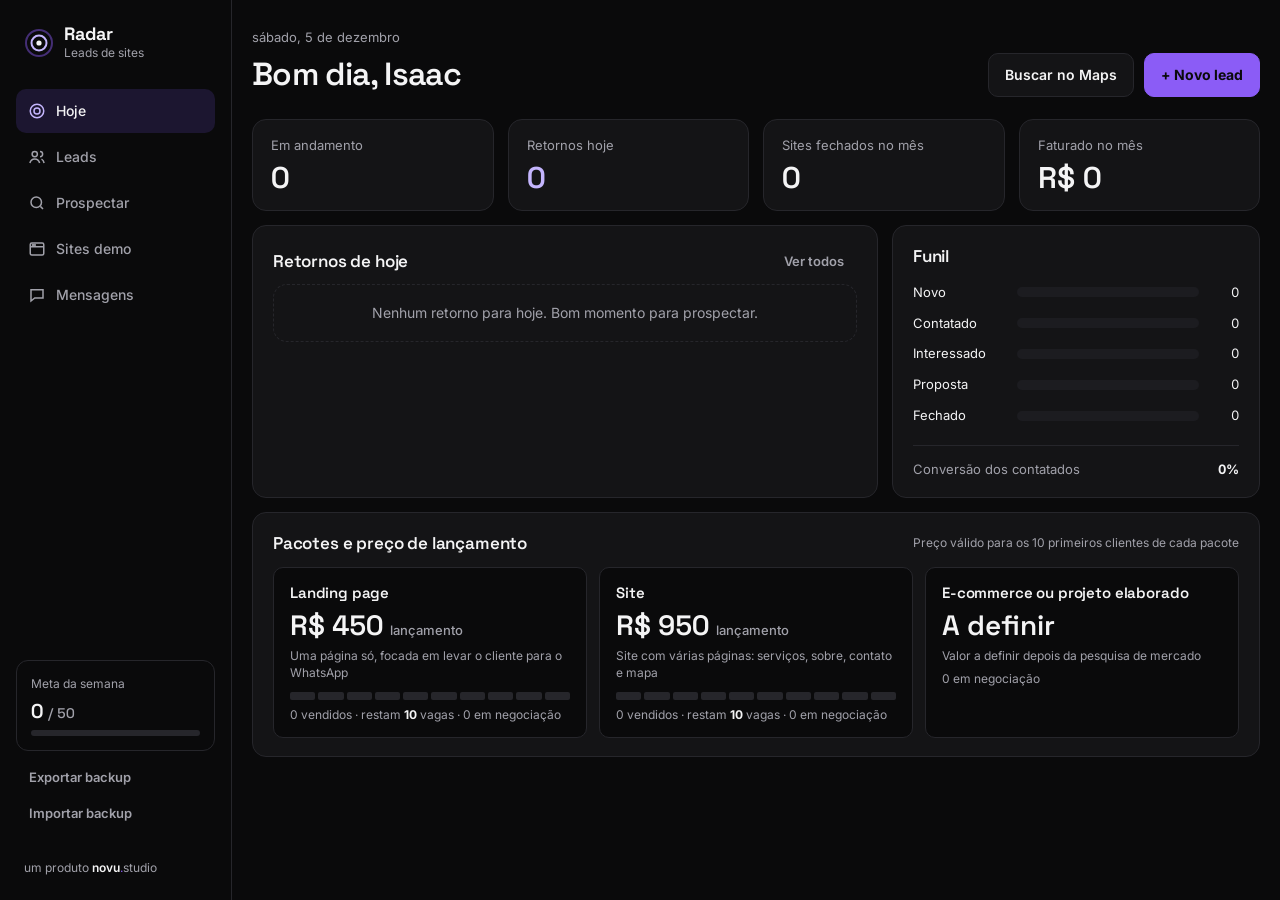
<file: novo/index.html>
<!doctype html>
<html lang="pt-BR">
<head>
<meta charset="utf-8">
<meta name="viewport" content="width=device-width,initial-scale=1,viewport-fit=cover">
<meta name="theme-color" content="#0A0A0B">
<link rel="icon" href="../icons/icon.svg">
<title>Radar de Leads</title>
<link rel="preconnect" href="https://fonts.googleapis.com">
<link rel="preconnect" href="https://fonts.gstatic.com" crossorigin>
<link rel="stylesheet" href="https://fonts.googleapis.com/css2?family=Inter:wght@400;500;600;700&family=Space+Grotesk:wght@500;600;700&display=swap">
<style>
/* Layout: estilo 1 · Noir Violeta — menu lateral fixo, painel do dia, ficha do lead em gaveta. Escuro de propósito. Foco só em venda de sites. */
:root{
  color-scheme:dark;
  --bg:#0A0A0B; --surface:#141416; --raise:#1C1C20; --line:#26262B;
  --fg:#F4F4F5; --muted:#A1A1AA; --dim:#71717A;
  --accent:#8B5CF6; --accent-hi:#C4B5FD; --accent-soft:#1C1630; --on-accent:#0A0A0B;
  --late:#FDA4AF; --ok:#86EFAC;
  --cold:#52525B; --warm:#7C4DEB; --hot:#C4B5FD;
  --f-head:"Space Grotesk", "Segoe UI", system-ui, sans-serif;
  --f-body:"Inter", system-ui, -apple-system, "Segoe UI", sans-serif;
  --r:14px; --r-s:10px;
}
*{box-sizing:border-box}
html{padding-top:env(safe-area-inset-top,0px)}
body{margin:0}
[hidden]{display:none!important}
html,body{background:var(--bg)}
body{color:var(--fg);font-family:var(--f-body);font-size:15px;line-height:1.45;-webkit-font-smoothing:antialiased}
body::before{content:"";position:fixed;inset:0 0 auto;height:env(safe-area-inset-top,0px);z-index:40;background:var(--bg)}
button,input,select,textarea{font:inherit;color:inherit}
:focus-visible{outline:2px solid var(--accent-hi);outline-offset:2px}
a{color:var(--accent-hi)}
h1,h2,h3{font-family:var(--f-head);margin:0;text-wrap:balance;letter-spacing:-.01em}
.num{font-variant-numeric:tabular-nums}

.demobar{background:var(--accent-soft);border-bottom:1px solid var(--line);padding-block:8px;padding-left:max(16px,env(safe-area-inset-left,0px));padding-right:max(16px,env(safe-area-inset-right,0px));font-size:13px;color:var(--muted)}
.demobar b{color:var(--fg)}

/* Estrutura */
.app{display:grid;grid-template-columns:232px minmax(0,1fr);min-height:100vh}
.side{position:sticky;top:env(safe-area-inset-top,0px);align-self:start;height:calc(100vh - env(safe-area-inset-top,0px));padding:24px 16px;border-right:1px solid var(--line);display:flex;flex-direction:column;gap:28px}
.brand{display:flex;align-items:center;gap:10px;padding:0 8px}
.brand svg{flex:none}
.brand b{display:block;font-family:var(--f-head);font-weight:700;font-size:18px;line-height:1.1}
.brand small{display:block;font-size:12px;color:var(--muted)}
.nav{display:flex;flex-direction:column;gap:2px}
.nav button{display:flex;align-items:center;gap:10px;padding:10px 12px;border-radius:var(--r-s);border:0;background:none;color:var(--muted);font-weight:500;font-size:14px;cursor:pointer;text-align:left;min-height:44px}
.nav button svg{width:18px;height:18px;flex:none}
.nav button[aria-current="true"]{background:var(--accent-soft);color:var(--fg)}
.nav button[aria-current="true"] svg{color:var(--accent-hi)}
.backup{display:flex;flex-direction:column;gap:2px;margin-top:-18px}
.backup .btn{justify-content:flex-start}
.goal{margin-top:auto;padding:14px;border:1px solid var(--line);border-radius:12px;display:flex;flex-direction:column;gap:4px}
.goal small{font-size:12px;color:var(--muted)}
.goal b{font-family:var(--f-head);font-size:20px;font-weight:600}
.goal b span{color:var(--muted);font-size:14px;font-weight:500}
.track{height:6px;background:var(--line);border-radius:4px;overflow:hidden}
.track i{display:block;height:100%;background:var(--accent);border-radius:4px}
.sign{padding:0 8px;font-size:12px;color:var(--muted)}
.sign b{color:var(--fg);font-weight:600}
.sign em{font-style:normal;color:var(--accent)}
main{min-width:0;padding-block:28px 120px;padding-left:max(20px,env(safe-area-inset-left,0px));padding-right:max(20px,env(safe-area-inset-right,0px))}
.inner{max-width:1080px;margin:0 auto}

/* Peças comuns */
.eyebrow{font-size:11px;letter-spacing:.08em;text-transform:uppercase;color:var(--muted);font-weight:700}
.head{display:flex;align-items:flex-end;justify-content:space-between;gap:16px;flex-wrap:wrap;margin-bottom:22px}
.head h1{font-size:32px;font-weight:600;letter-spacing:-.02em}
.head p{margin:0 0 4px;color:var(--muted);font-size:13px}
.btn{display:inline-flex;align-items:center;justify-content:center;gap:6px;min-height:44px;padding:0 16px;border-radius:var(--r-s);border:1px solid var(--line);background:var(--surface);color:var(--fg);font-weight:600;font-size:14px;cursor:pointer;text-decoration:none;white-space:nowrap}
.btn:hover{border-color:var(--dim)}
.btn.primary{background:var(--accent);border-color:var(--accent);color:var(--on-accent);font-weight:700}
.btn.small{min-height:34px;padding:0 12px;font-size:13px}
.btn.ghost{background:none;border-color:transparent;color:var(--muted)}
.row{display:flex;gap:10px;flex-wrap:wrap;align-items:center}
.panel{background:var(--surface);border:1px solid var(--line);border-radius:var(--r);padding:18px 20px;min-width:0}
.panel h2{font-size:17px;font-weight:600}
.tag{display:inline-flex;align-items:center;font-size:12px;font-weight:600;padding:3px 9px;border-radius:999px;background:var(--raise);color:var(--fg);white-space:nowrap}
.tag.demo{background:var(--accent-soft);color:var(--accent-hi)}
.stage{display:inline-flex;align-items:center;gap:6px;font-size:12px;color:var(--muted);white-space:nowrap}
.stage::before{content:"";width:7px;height:7px;border-radius:50%;background:var(--c,var(--dim))}
.late{color:var(--late)}
.today{color:var(--accent-hi)}
.empty{color:var(--muted);font-size:14px;padding:18px;border:1px dashed var(--line);border-radius:var(--r);text-align:center}
label.f{display:flex;flex-direction:column;gap:5px;font-size:13px;font-weight:600;color:var(--muted);min-width:0}
input,select,textarea{background:var(--bg);border:1px solid var(--line);border-radius:var(--r-s);padding:10px 12px;width:100%;min-width:0;color:var(--fg);min-height:44px}
textarea{resize:vertical;min-height:84px;line-height:1.5}
.fgrid{display:grid;grid-template-columns:repeat(auto-fit,minmax(min(100%,180px),1fr));gap:12px}
.check{display:flex;align-items:center;gap:8px;font-size:14px;font-weight:600;color:var(--fg);min-height:44px}
.check input{width:18px;height:18px;min-height:0}
.seg{display:flex;flex-wrap:wrap;gap:6px}
.seg button{border:1px solid var(--line);background:var(--bg);color:var(--muted);border-radius:999px;padding:0 12px;min-height:38px;font-size:13px;font-weight:600;cursor:pointer}
.seg button[aria-pressed="true"]{background:var(--accent);border-color:var(--accent);color:var(--on-accent)}

/* Hoje */
.kpis{display:grid;grid-template-columns:repeat(4,minmax(0,1fr));gap:14px;margin-bottom:14px}
.kpi{background:var(--surface);border:1px solid var(--line);border-radius:var(--r);padding:16px 18px;display:flex;flex-direction:column;gap:6px}
.kpi span{font-size:13px;color:var(--muted)}
.kpi b{font-family:var(--f-head);font-size:30px;font-weight:600;line-height:1.1;font-variant-numeric:tabular-nums}
.split{display:grid;grid-template-columns:minmax(0,1.7fr) minmax(0,1fr);gap:14px}
.rlist{margin-top:6px}
.rrow{display:grid;grid-template-columns:minmax(0,1fr) auto 120px auto;gap:12px;align-items:center;padding:12px 4px;border-top:1px solid var(--line);cursor:pointer}
.rrow:first-child{border-top:0}
.rrow:hover .nm{color:var(--accent-hi)}
.nm{font-weight:600;overflow-wrap:anywhere}
.sub{font-size:12px;color:var(--muted)}
.due{font-size:13px}
.fbar{display:grid;grid-template-columns:92px minmax(0,1fr) 28px;gap:12px;align-items:center;font-size:13px;padding:6px 0;border:0;background:none;color:var(--fg);width:100%;text-align:left;cursor:pointer;border-radius:6px}
.fbar:hover span:first-child{color:var(--accent-hi)}
.fbar .bar{height:10px;background:var(--raise);border-radius:6px;overflow:hidden}
.fbar .bar i{display:block;height:100%;border-radius:6px;background:var(--c)}
.fbar .n{text-align:right;font-variant-numeric:tabular-nums}
.conv{margin-top:14px;padding-top:14px;border-top:1px solid var(--line);display:flex;justify-content:space-between;font-size:13px;color:var(--muted)}
.conv b{color:var(--fg)}

/* Leads */
.toolbar{display:flex;gap:10px;flex-wrap:wrap;align-items:center;margin-bottom:16px}
.toolbar input{flex:1 1 220px;width:auto}
.chips{display:flex;gap:6px;flex-wrap:wrap}
.chips button{border:1px solid var(--line);background:var(--surface);color:var(--muted);border-radius:999px;padding:0 12px;min-height:36px;font-size:13px;font-weight:600;cursor:pointer}
.chips button[aria-pressed="true"]{background:var(--fg);color:var(--bg);border-color:var(--fg)}
.ltable{background:var(--surface);border:1px solid var(--line);border-radius:var(--r);overflow:hidden}
.lrow{display:grid;grid-template-columns:minmax(0,2fr) minmax(0,1.2fr) 130px 120px 70px;gap:12px;align-items:center;padding:12px 18px;border-top:1px solid var(--line);cursor:pointer;width:100%;background:none;border-left:0;border-right:0;border-bottom:0;text-align:left;color:var(--fg)}
.lrow:first-child{border-top:0}
.lrow:hover{background:var(--raise)}
.lhead{cursor:default;font-size:11px;letter-spacing:.08em;text-transform:uppercase;color:var(--muted);font-weight:700;padding-block:10px}
.lhead:hover{background:none}
.temp{display:flex;align-items:center;gap:6px;font-size:13px;font-variant-numeric:tabular-nums}
.temp i{width:8px;height:8px;border-radius:50%;background:var(--c)}

/* Prospectar */
.grid2{display:grid;grid-template-columns:repeat(auto-fit,minmax(min(100%,340px),1fr));gap:14px}
.ideas{display:flex;flex-wrap:wrap;gap:6px}
.res-list{list-style:none;margin:0;padding:0}
.res{display:flex;align-items:center;gap:10px;padding:12px 0;border-top:1px solid var(--line)}
.res:first-child{border-top:0}
.res.dup{opacity:.55}
.res-l{display:flex;gap:12px;align-items:flex-start;flex:1;min-width:0;cursor:pointer}
.res-l input{width:20px;height:20px;min-height:0;margin-top:2px;flex:none;accent-color:var(--accent)}
.res-b{display:flex;flex-direction:column;gap:4px;min-width:0}
.res-m{display:flex;flex-wrap:wrap;gap:6px 12px;align-items:center;font-size:13px;color:var(--muted)}
.res-m b{color:var(--fg)}
.stars{color:#FCD34D;font-weight:600}
.tag.ok{background:#14301F;color:var(--ok)}
.tag.warn{background:#3A1E26;color:var(--late)}
.ideas button[aria-pressed="true"]{background:var(--accent-soft);border-color:var(--accent);color:var(--fg)}
.keybox{border:1px dashed var(--line);border-radius:var(--r-s);padding:10px 14px;font-size:14px}
.keybox summary{cursor:pointer;font-weight:600;display:flex;gap:8px;align-items:center}
.pacs{display:grid;grid-template-columns:repeat(auto-fit,minmax(min(100%,240px),1fr));gap:12px}
.pac{border:1px solid var(--line);border-radius:var(--r-s);padding:14px 16px;display:flex;flex-direction:column;gap:6px;background:var(--bg)}
.pac h3{font-size:15px;font-weight:600}
.pac .price{font-family:var(--f-head);font-size:28px;font-weight:600;line-height:1.1}
.pac .price small{font-size:13px;color:var(--muted);font-weight:500;font-family:var(--f-body)}
.pac .left{font-size:12px;color:var(--muted)}
.slots{display:grid;grid-template-columns:repeat(10,minmax(0,1fr));gap:3px;margin-top:4px}
.slots i{height:8px;border-radius:2px;background:var(--line)}
.slots i.on{background:var(--accent)}
.msg-grid{display:grid;grid-template-columns:minmax(0,1fr) minmax(0,1.6fr);gap:14px}
.tpl-list{display:flex;flex-direction:column;gap:12px}
.tpl-g{display:flex;flex-direction:column;gap:4px}
.tpl-gh{font-size:12px;font-weight:700;color:var(--muted);padding:0 2px}
.tpl{display:flex;align-items:center;gap:8px;padding:8px 8px 8px 12px;border:1px solid var(--line);border-radius:var(--r-s);cursor:pointer;background:var(--bg)}
.tpl span{flex:1;min-width:0;display:flex;flex-direction:column}
.tpl b{font-weight:600;font-size:14px}
.tpl small{font-size:12px;color:var(--muted)}
.tpl:hover{border-color:var(--dim)}
.tpl.on{border-color:var(--accent);background:var(--accent-soft)}
.icon-btn{width:36px;height:36px;border-radius:8px;border:0;background:none;color:var(--muted);display:grid;place-items:center;cursor:pointer;flex:none}
.icon-btn:hover{background:var(--raise);color:var(--fg)}
.msg-text{min-height:240px;line-height:1.55;font-size:14px}
.overlay.center{justify-content:center;align-items:center;padding:16px}
.modal{width:min(620px,100%);max-height:92%;overflow:auto;background:var(--surface);border:1px solid var(--line);border-radius:var(--r);padding:22px;display:flex;flex-direction:column;gap:16px}
.vars{display:flex;flex-wrap:wrap;gap:6px;align-items:center}
.vars button{border:1px solid var(--line);background:var(--bg);color:var(--accent-hi);border-radius:999px;padding:0 10px;min-height:30px;font-size:12px;cursor:pointer;font-family:ui-monospace,Menlo,monospace}
@media (max-width:860px){.msg-grid{grid-template-columns:1fr}}
.dstats{display:grid;grid-template-columns:repeat(3,minmax(0,1fr));gap:14px}
.dgrid{display:grid;grid-template-columns:repeat(auto-fill,minmax(min(100%,300px),1fr));gap:16px}
.dcard{background:var(--surface);border:1px solid var(--line);border-radius:var(--r);overflow:hidden;display:flex;flex-direction:column;min-width:0}
.dcard:hover{border-color:var(--dim)}
.dshot{position:relative;aspect-ratio:16/9;max-width:100%;background:var(--c);color:#fff;display:flex;flex-direction:column;overflow:hidden}
.dshot .chrome{display:flex;align-items:center;gap:5px;padding:8px 10px;background:rgba(0,0,0,.28)}
.dshot .chrome i{width:7px;height:7px;border-radius:50%;background:rgba(255,255,255,.55)}
.dshot .chrome span{margin-left:8px;flex:1;min-width:0;height:16px;border-radius:5px;background:rgba(255,255,255,.16);font-size:10px;line-height:16px;padding:0 8px;color:rgba(255,255,255,.85);white-space:nowrap;overflow:hidden;text-overflow:ellipsis;font-family:ui-monospace,Menlo,monospace}
.dshot .hero{flex:1;padding:16px 18px;display:flex;flex-direction:column;justify-content:flex-end;gap:4px;background:linear-gradient(180deg,transparent 0%,rgba(0,0,0,.45) 100%)}
.dshot .mono{position:absolute;right:-8px;top:22px;font-family:var(--f-head);font-weight:700;font-size:120px;line-height:1;opacity:.14;letter-spacing:-.04em}
.dshot .hero b{font-family:var(--f-head);font-size:22px;font-weight:700;line-height:1.1;letter-spacing:-.01em;text-wrap:balance}
.dshot .hero small{font-size:13px;opacity:.9}
.dshot .pill{position:absolute;left:12px;top:40px;font-size:11px;font-weight:700;padding:3px 9px;border-radius:999px;background:rgba(0,0,0,.45);color:#fff}
.dbody{padding:14px 16px 16px;display:flex;flex-direction:column;gap:10px;flex:1}
.dlinks{display:flex;flex-direction:column;gap:6px}
.dlead{display:flex;align-items:center;gap:8px;font-size:13px;padding:8px 10px;border-radius:8px;background:var(--bg);border:1px solid var(--line);cursor:pointer;color:var(--fg);text-align:left;width:100%}
.dlead span{flex:1;min-width:0;overflow:hidden;text-overflow:ellipsis;white-space:nowrap}
.dlead small{color:var(--muted);white-space:nowrap}
.dlead:hover{border-color:var(--accent)}
.dacts{display:flex;gap:8px;flex-wrap:wrap;margin-top:auto}
.dacts .btn{flex:1 1 auto}
@media (max-width:860px){.dstats{grid-template-columns:1fr}}
.step{display:grid;grid-template-columns:28px minmax(0,1fr);gap:12px}
.step .k{width:28px;height:28px;border-radius:50%;background:var(--accent);color:var(--on-accent);display:grid;place-items:center;font-weight:700;font-size:13px}
.step h3{font-size:17px;font-weight:600}
.ideas button{border:1px solid var(--line);background:var(--bg);border-radius:999px;padding:0 11px;min-height:32px;font-size:13px;cursor:pointer;color:var(--fg)}
.verdict{border-radius:var(--r-s);padding:14px;font-size:14px;border:1px solid var(--line);display:flex;gap:14px;align-items:center}
.verdict b{display:block;font-size:15px;margin-bottom:2px}
.verdict span{color:var(--muted);font-size:13px}
.verdict .score{font-family:var(--f-head);font-size:34px;font-weight:600;line-height:1;min-width:56px;text-align:center}
.verdict.on{border-color:var(--accent);background:var(--accent-soft)}

/* Mensagens */
.msgbox-old{background:var(--bg);border:1px solid var(--line);border-radius:var(--r-s);padding:14px;white-space:pre-wrap;font-size:14px;min-height:190px;line-height:1.55;overflow-wrap:anywhere}
.stack{display:flex;flex-direction:column;gap:14px}

/* Ficha do lead */
.overlay{position:fixed;inset:0;z-index:50;background:rgba(4,4,8,.6);display:flex;justify-content:flex-end}
.drawer{width:min(460px,100%);height:100%;background:var(--surface);border-left:1px solid var(--line);overflow:auto;padding:22px max(22px,env(safe-area-inset-right,0px)) calc(22px + env(safe-area-inset-bottom,0px)) 22px;padding-top:calc(22px + env(safe-area-inset-top,0px));display:flex;flex-direction:column;gap:18px}
.drawer header{display:flex;align-items:flex-start;gap:12px}
.drawer header h2{font-size:26px}
.democard{border:1px solid var(--line);border-radius:var(--r-s);padding:14px;display:flex;flex-direction:column;gap:10px}
.hist{display:flex;flex-direction:column}
.hist div{display:grid;grid-template-columns:64px 1fr;gap:10px;padding:8px 0;border-top:1px solid var(--line);font-size:13px}
.hist div span:first-child{color:var(--muted)}
.toast{position:fixed;left:50%;transform:translateX(-50%);bottom:calc(90px + env(safe-area-inset-bottom,0px));z-index:60;background:var(--fg);color:var(--bg);padding:10px 18px;border-radius:999px;font-weight:600;font-size:14px;max-width:calc(100% - 32px)}

/* Celular */
@media (max-width:860px){
  .app{grid-template-columns:minmax(0,1fr);grid-template-rows:auto 1fr}
  .side{position:static;height:auto;flex-direction:row;align-items:center;padding:12px max(16px,env(safe-area-inset-right,0px)) 12px max(16px,env(safe-area-inset-left,0px));border-right:0;border-bottom:1px solid var(--line);gap:12px}
  .brand{padding:0}
  .nav{position:fixed;left:0;right:0;bottom:0;z-index:20;flex-direction:row;justify-content:space-around;gap:0;background:var(--surface);border-top:1px solid var(--line);padding:6px max(8px,env(safe-area-inset-right,0px)) calc(6px + env(safe-area-inset-bottom,0px)) max(8px,env(safe-area-inset-left,0px))}
  .nav button{flex:1;flex-direction:column;gap:2px;font-size:11px;padding:6px 4px;justify-content:center;min-height:52px}
  .goal{margin:0 0 0 auto;flex-direction:row;align-items:center;gap:8px;padding:6px 10px}
  .goal small{display:none}
  .goal b{font-size:14px}
  .goal .track{width:56px}
  .sign{display:none}
  .backup{display:none}
  main{padding-left:max(16px,env(safe-area-inset-left,0px));padding-right:max(16px,env(safe-area-inset-right,0px));padding-block:20px 110px}
  .kpis{grid-template-columns:repeat(2,minmax(0,1fr))}
  .split{grid-template-columns:1fr}
  .rrow{grid-template-columns:minmax(0,1fr) auto;row-gap:4px}
  .rrow .c-site{display:none}
  .lrow{grid-template-columns:minmax(0,1fr) auto;row-gap:4px;padding-inline:14px}
  .lrow .c-seg,.lrow .c-site,.lrow .c-stage{display:none}
  .lhead{display:none}
  .head h1{font-size:26px}
  .overlay{align-items:flex-end}
  .drawer{height:auto;max-height:92%;width:100%;border-left:0;border-radius:18px 18px 0 0;padding-top:22px}
}
</style>
</head>
<body>


<div class="app">
  <aside class="side">
    <div class="brand">
      <svg width="30" height="30" viewBox="0 0 30 30" aria-hidden="true"><circle cx="15" cy="15" r="13" fill="none" stroke="var(--accent)" stroke-width="2" opacity=".45"/><circle cx="15" cy="15" r="7.5" fill="none" stroke="var(--accent-hi)" stroke-width="2"/><circle cx="15" cy="15" r="2.6" fill="var(--fg)"/></svg>
      <div><b>Radar</b><small>Leads de sites</small></div>
    </div>
    <nav class="nav" aria-label="Seções">
      <button type="button" data-tab="hoje"><svg viewBox="0 0 24 24" fill="none" stroke="currentColor" stroke-width="2" aria-hidden="true"><circle cx="12" cy="12" r="9"/><circle cx="12" cy="12" r="4"/></svg>Hoje</button>
      <button type="button" data-tab="leads"><svg viewBox="0 0 24 24" fill="none" stroke="currentColor" stroke-width="2" aria-hidden="true"><circle cx="9" cy="8" r="3.5"/><path d="M2.5 20c.8-3.5 3.4-5.5 6.5-5.5s5.7 2 6.5 5.5"/><path d="M16 4.5a3.5 3.5 0 0 1 0 7M18 14.8c1.8.8 3 2.6 3.5 5.2"/></svg>Leads</button>
      <button type="button" data-tab="prospectar"><svg viewBox="0 0 24 24" fill="none" stroke="currentColor" stroke-width="2" aria-hidden="true"><circle cx="11" cy="11" r="7"/><path d="m20 20-3.5-3.5"/></svg>Prospectar</button>
      <button type="button" data-tab="demos"><svg viewBox="0 0 24 24" fill="none" stroke="currentColor" stroke-width="2" aria-hidden="true"><rect x="3" y="4" width="18" height="16" rx="2"/><path d="M3 9h18"/><circle cx="6.5" cy="6.5" r=".6" fill="currentColor"/><circle cx="9" cy="6.5" r=".6" fill="currentColor"/></svg>Sites demo</button>
      <button type="button" data-tab="mensagens"><svg viewBox="0 0 24 24" fill="none" stroke="currentColor" stroke-width="2" aria-hidden="true"><path d="M4 5h16v11H9l-5 4z"/></svg>Mensagens</button>
    </nav>
    <div class="goal" title="Abordagens feitas nesta semana">
      <small>Meta da semana</small>
      <b class="num" id="goalTxt">0 <span>/ 50</span></b>
      <div class="track"><i id="goalBar" style="width:0%"></i></div>
    </div>
    <div class="backup">
      <button type="button" class="btn ghost small" id="bkExport">Exportar backup</button>
      <label class="btn ghost small" for="bkFile">Importar backup</label>
      <input type="file" id="bkFile" accept="application/json,.json" hidden>
    </div>
    <div class="sign">um produto <b>novu</b><em>.</em>studio</div>
  </aside>

  <main>
    <div class="inner">

      <!-- HOJE -->
      <section id="v-hoje">
        <div class="head">
          <div><p id="dateTxt"></p><h1 id="hello">Olá, Isaac</h1></div>
          <div class="row">
            <button type="button" class="btn" data-go="prospectar">Buscar no Maps</button>
            <button type="button" class="btn primary" data-new>+ Novo lead</button>
          </div>
        </div>
        <div class="kpis" id="kpis"></div>
        <div class="split">
          <div class="panel">
            <div class="row" style="justify-content:space-between"><h2>Retornos de hoje</h2><button type="button" class="btn ghost small" data-go="leads">Ver todos</button></div>
            <div class="rlist" id="dueList"></div>
          </div>
          <div class="panel">
            <h2 style="margin-bottom:8px">Funil</h2>
            <div id="funnel"></div>
            <div class="conv"><span>Conversão dos contatados</span><b class="num" id="convTxt"></b></div>
          </div>
        </div>
        <div class="panel" style="margin-top:14px">
          <div class="row" style="justify-content:space-between;margin-bottom:12px"><h2>Pacotes e preço de lançamento</h2><span class="sub">Preço válido para os 10 primeiros clientes de cada pacote</span></div>
          <div class="pacs" id="pacs"></div>
        </div>
      </section>

      <!-- SITES DEMO -->
      <section id="v-demos" hidden>
        <div class="head"><div><p>Todos os sites demo que você já tem, ligados automaticamente aos leads</p><h1>Sites demo</h1></div></div>
        <div class="dstats" id="dStats"></div>
        <div class="chips" id="dChips" role="group" aria-label="Filtrar por segmento" style="margin:16px 0"></div>
        <div class="dgrid" id="dGrid"></div>
      </section>

      <!-- LEADS -->
      <section id="v-leads" hidden>
        <div class="head"><div><p>Toque num lead para abrir a ficha</p><h1>Leads</h1></div><button type="button" class="btn primary" data-new>+ Novo lead</button></div>
        <div class="toolbar">
          <input id="q" type="search" placeholder="Buscar por negócio, bairro, segmento…" aria-label="Buscar leads">
          <div class="chips" id="stageChips" role="group" aria-label="Filtrar por etapa"></div>
        </div>
        <div class="ltable" id="ltable"></div>
      </section>

      <!-- PROSPECTAR -->
      <section id="v-prospectar" hidden>
        <div class="head"><div><p>Diga o que procura e onde. O Radar busca as empresas, mostra quem não tem site e manda as escolhidas para o funil.</p><h1>Prospectar</h1></div></div>
        <div class="panel stack">
          <div class="fgrid">
            <label class="f">Segmentos (separe por vírgula)<input id="psSeg" placeholder="clínica odontológica, advocacia"></label>
            <label class="f">Cidades ou bairros (separe por vírgula)<input id="psCity" placeholder="ex.: Campinas, Valinhos"></label>
            <label class="f">País<select id="psCountry"><option value="BR" selected>Brasil</option><option value="PT">Portugal</option><option value="US">Estados Unidos</option><option value="AR">Argentina</option><option value="MX">México</option></select></label>
          </div>
          <div class="ideas" id="psIdeas"></div>
          <div class="row" style="gap:8px 22px">
            <div class="seg" id="psSrc" role="group" aria-label="Fonte">
              <button type="button" data-s="google" aria-pressed="false">Google Maps</button>
              <button type="button" data-s="osm" aria-pressed="false">OpenStreetMap <small style="font-weight:500;opacity:.8">grátis</small></button>
            </div>
            <label class="check"><input type="checkbox" id="psSemSite"> Só quem não tem site</label>
            <label class="check"><input type="checkbox" id="psTel" checked> Só com telefone</label>
            <label class="check"><input type="checkbox" id="psNovo" checked> Esconder quem já está no funil</label>
            <label class="check">A partir de <input id="psMin" type="number" min="0" inputmode="numeric" placeholder="0" style="width:72px;min-height:36px;padding:6px 8px"> avaliações</label>
          </div>
          <div class="row"><button type="button" class="btn primary" id="psGo"><svg width="18" height="18" viewBox="0 0 24 24" fill="none" stroke="currentColor" stroke-width="2" aria-hidden="true"><circle cx="12" cy="12" r="9"/><circle cx="12" cy="12" r="4"/><path d="M12 12 18 6"/></svg>Buscar leads</button><button type="button" class="btn" id="psStop" hidden>Parar</button><span id="psProg" class="sub" role="status" style="font-size:13px"></span></div>
          <details class="keybox" id="psKey">
            <summary>Chave do Google <span class="tag" id="psKeyB">não configurada</span></summary>
            <div class="stack" style="gap:10px;margin-top:10px">
              <p class="sub" style="font-size:13px;margin:0">A busca pelo Google Maps traz avaliações, nota, telefone e site. Usa a Places API do Google, que tem cota gratuita mensal. A chave fica salva só neste aparelho.</p>
              <ol class="sub" style="font-size:13px;margin:0;padding-left:18px;display:flex;flex-direction:column;gap:4px">
                <li>Crie um projeto no <a href="https://console.cloud.google.com/projectcreate" target="_blank" rel="noopener">Google Cloud</a> e ative o faturamento (a cota gratuita cobre o uso normal).</li>
                <li>Ative a <a href="https://console.cloud.google.com/apis/library/places.googleapis.com" target="_blank" rel="noopener">Places API (New)</a>.</li>
                <li>Em <a href="https://console.cloud.google.com/apis/credentials" target="_blank" rel="noopener">Credenciais</a>, clique em Criar credenciais → Chave de API.</li>
                <li>Proteja a chave: em Restrições do aplicativo escolha Sites e adicione <code>mende-debug.github.io/*</code>. Em Restrições de API, marque só a Places API (New). Cole a chave abaixo.</li>
              </ol>
              <div class="row"><input id="psGkey" type="password" autocomplete="off" placeholder="AIza…" aria-label="Chave do Google" style="flex:1 1 200px;width:auto"><button type="button" class="btn" id="psGsave">Salvar</button><button type="button" class="btn ghost" id="psGdel" hidden>Remover</button></div>
            </div>
          </details>
        </div>
        <div class="panel" id="psRes" style="margin-top:14px" hidden>
          <div class="row" style="justify-content:space-between;margin-bottom:8px">
            <div><h2 id="psTitle"></h2><span class="sub" id="psSub"></span></div>
            <div class="row"><button type="button" class="btn small" id="psAll"></button><button type="button" class="btn small primary" id="psAdd" disabled></button></div>
          </div>
          <ul class="res-list" id="psList"></ul>
        </div>
      </section>

      <!-- MENSAGENS -->
      <section id="v-mensagens" hidden>
        <div class="head"><div><p>Modelos prontos com o nome do lead. Edite, salve e crie os seus.</p><h1>Mensagens</h1></div>
          <button type="button" class="btn" id="mNew"><svg width="16" height="16" viewBox="0 0 24 24" fill="none" stroke="currentColor" stroke-width="2.2" aria-hidden="true"><path d="M12 5v14M5 12h14"/></svg>Novo modelo</button></div>
        <div class="msg-grid">
          <div class="panel stack">
            <label class="f">Para quem<select id="mLead"></select></label>
            <div class="stack" style="gap:6px"><span class="eyebrow">Modelo</span><div class="tpl-list" id="mTpls" role="listbox" aria-label="Modelos de mensagem"></div></div>
          </div>
          <div class="panel stack">
            <div class="row" style="justify-content:space-between"><h2>Mensagem</h2><span class="sub" id="mTo"></span></div>
            <textarea id="mText" rows="11" class="msg-text" aria-label="Texto da mensagem"></textarea>
            <div class="row">
              <a class="btn primary" id="mWa" target="_blank" rel="noopener" href="https://wa.me/">Abrir no WhatsApp</a>
              <button type="button" class="btn" id="mCopy">Copiar</button>
              <button type="button" class="btn" id="mSaveTpl">Salvar como modelo</button>
              <button type="button" class="btn" id="mMark">Registrar envio</button>
            </div>
            <p class="sub" style="margin:0;font-size:13px" id="mHint">Ao registrar, o lead sai de “Novo” e ganha um retorno em 2 dias.</p>
          </div>
        </div>
      </section>

    </div>
  </main>
</div>

<div id="sheet"></div>

<script>
(() => {
/* ---------- Datas ---------- */
const iso = d => d.getFullYear()+"-"+String(d.getMonth()+1).padStart(2,"0")+"-"+String(d.getDate()).padStart(2,"0");
const rel = n => { const d=new Date(); d.setDate(d.getDate()+n); return iso(d); };
const TODAY = iso(new Date());
const fmt = s => s ? new Date(s+"T12:00:00").toLocaleDateString("pt-BR",{day:"numeric",month:"short"}).replace(".","") : "";
const daysBetween = (a,b) => Math.round((new Date(b+"T12:00:00")-new Date(a+"T12:00:00"))/864e5);

/* ---------- Dados de exemplo ---------- */
const STAGES = [
  {k:"novo",t:"Novo",c:"var(--cold)"},
  {k:"contatado",t:"Contatado",c:"#5B3FB0"},
  {k:"interessado",t:"Interessado",c:"#7C4DEB"},
  {k:"proposta",t:"Proposta",c:"var(--accent-hi)"},
  {k:"fechado",t:"Fechado",c:"var(--ok)"},
  {k:"perdido",t:"Perdido",c:"#3F3F46"}
];
const ST = Object.fromEntries(STAGES.map(s=>[s.k,s]));
const SITE = {nenhum:"Sem site", ruim:"Site fraco", bom:"Site bom"};
const DEMO = "https://claude.ai/artifact/";
/* ---------- Dados salvos neste aparelho ---------- */
const DKEY = "radar-novo-v1";
const OLDKEY = "radar-crm-v2";
const OLD_STAGE = {novo:"novo",contatado:"contatado",qualificado:"interessado",proposta:"proposta",negociacao:"proposta",ganho:"fechado",perdido:"perdido"};
function fromOldApp(){
  let raw = null; try { raw = JSON.parse(localStorage.getItem(OLDKEY)||"null"); } catch {}
  if (!raw || !Array.isArray(raw.leads)) return [];
  return raw.leads.filter(o=>!(o.tags||[]).includes("exemplo")).map(o=>{
    const tarefa = (o.tarefas||[]).filter(t=>!t.feita).sort((x,y)=>(x.vence||"9").localeCompare(y.vence||"9"))[0];
    const stage = OLD_STAGE[o.etapa] || "novo";
    return {id:o.id||("m"+Math.random().toString(36).slice(2,9)), placeId:o.placeId||"", negocio:o.empresa||o.contato||"Sem nome", contato:o.empresa?(o.contato||""):"",
      tel:o.telefone||"", seg:o.segmento||"—", bairro:o.cidade||"—", site:o.temSite==="nao"?"nenhum":o.temSite==="sim"?"ruim":"nenhum", siteUrl:o.site||"",
      stage, aval:o.avaliacoes??0, nota:o.nota??0, prox: stage==="fechado"||stage==="perdido" ? "" : (tarefa?.vence||""), pacote:"", valor:+o.valor||0,
      temp: stage==="fechado"?100: stage==="perdido"?10: 50, demo:"", notas:[o.notas, o.endereco].filter(Boolean).join(" · "),
      hist:(o.atividades||[]).filter(x=>x.em).map(x=>[String(x.em).slice(0,10), x.texto ? x.texto.slice(0,120) : ({criado:"Lead criado",whatsapp:"Mensagem pelo WhatsApp",email:"E-mail enviado",ligacao:"Ligação",reuniao:"Reunião",nota:"Anotação",etapa:"Mudou de etapa"}[x.tipo]||x.tipo)]),
      criado:String(o.criadoEm||"").slice(0,10)||TODAY, fechadoEm: stage==="fechado" ? String(o.ganhoEm||o.atualizadoEm||"").slice(0,10) : ""};
  });
}
let leads = [], goalWeek = 50, importedCount = 0;
(()=>{
  let raw = null; try { raw = JSON.parse(localStorage.getItem(DKEY)||"null"); } catch {}
  if (raw && Array.isArray(raw.leads)){ leads = raw.leads; goalWeek = raw.goalWeek || 50; }
  else { leads = fromOldApp(); importedCount = leads.length; }
})();
function save(){ try { localStorage.setItem(DKEY, JSON.stringify({v:1, leads, goalWeek, salvoEm:new Date().toISOString()})); } catch {} }
const PAC = {
  landing:{t:"Landing page", preco:450, vagas:10, d:"Uma página só, focada em levar o cliente para o WhatsApp"},
  site:{t:"Site", preco:950, vagas:10, d:"Site com várias páginas: serviços, sobre, contato e mapa"},
  elaborado:{t:"E-commerce ou projeto elaborado", preco:null, vagas:null, d:"Valor a definir depois da pesquisa de mercado"}
};
const sold = k => leads.filter(l=>l.stage==="fechado" && l.pacote===k).length;
const priceFor = k => !k ? 0 : PAC[k].preco ?? 0;
/* Sites demo que já existem (só links, nada criado do zero) */
const DEMOS = [
  {id:"dn", nome:"Dom Navalha Barbearia", sub:"Tradição no corte", seg:"Barbearia", rx:/barb/, cor:"#3B2A1E", url:DEMO+"Gcaw8bGjFaiGTnFFARG4G5"},
  {id:"ao", nome:"Aurora Odontologia", sub:"Seu sorriso em boas mãos", seg:"Clínica odontológica", rx:/odont|dent/, cor:"#0E7C86", url:DEMO+"Lx2qkcU1sv6CV5DYoME1Ca"},
  {id:"od", nome:"Site para Clínicas Odontológicas", sub:"Modelo para qualquer clínica", seg:"Clínica odontológica", rx:/odont|dent/, cor:"#2563A8", url:DEMO+"2DPVomp7CniqF1eAHirJ9Q", modelo:true},
  {id:"cb", nome:"Casa Brasa", sub:"Cozinha de fogo", seg:"Restaurante", rx:/restaur|cozinha|bistro|grill/, cor:"#9A3412", url:DEMO+"Mzf3pg5A3FRR2aXG5bWKsg"},
  {id:"fa", nome:"Forja Academia", sub:"Forje sua melhor versão", seg:"Academia", rx:/academ|gym|fitness|crossfit/, cor:"#1F2937", url:DEMO+"XyCnnhjLpgKdwSrBgM9pDU"},
  {id:"gp", nome:"Grão & Prosa", sub:"Cafés especiais", seg:"Cafeteria", rx:/cafe/, cor:"#6B4226", url:DEMO+"GMYc7LKtkgEPAvWovUCsSL"},
  {id:"at", nome:"Almeida & Torres Advogados", sub:"Advocacia", seg:"Advocacia", rx:/advoc|advog|juridic/, cor:"#1E3A5F", url:DEMO+"9yiGJD53PbBz1tkGqRdgWe"},
  {id:"rt", nome:"Dr. Rafael Teixeira", sub:"Advocacia previdenciária", seg:"Advocacia", rx:/advoc|advog|juridic|previd/, cor:"#334155", url:DEMO+"MTFcVckzn29xq1LMnL5gTi"},
  {id:"ov", nome:"Ótica Rede Visual", sub:"Óculos e lentes", seg:"Ótica", rx:/otica|oculos/, cor:"#6D28D9", url:DEMO+"ArHfr2hLshPvnRYTdbU59U"}
];
const nk = s => String(s||"").normalize("NFD").replace(/[\u0300-\u036f]/g,"").toLowerCase().replace(/[^a-z0-9]/g,"");
const demoById = id => DEMOS.find(d=>d.id===id);
/* Liga cada lead ao demo certo: primeiro o site feito para ele (mesmo nome); se não houver, um site do mesmo segmento como exemplo. */
function autoLink(list){
  let n = 0;
  for (const l of list){
    if (l.demo || l.stage==="perdido") continue;
    const own = DEMOS.find(d=>!d.modelo && (nk(d.nome)===nk(l.negocio) || nk(l.negocio).includes(nk(d.nome)) || nk(d.nome).includes(nk(l.negocio))) && nk(l.negocio).length>4);
    const seg = nk(l.seg);
    const ex = own ? null : (DEMOS.find(d=>d.modelo && d.rx.test(seg)) || DEMOS.find(d=>d.rx.test(seg)));
    const d = own || ex; if (!d) continue;
    l.demo = d.url; l.demoId = d.id; l.demoTipo = own ? "proprio" : "exemplo"; n++;
  }
  return n;
}
const pacLabel = l => l.pacote ? PAC[l.pacote].t : "Sem pacote";

/* ---------- Utilidades ---------- */
const $ = s => document.querySelector(s);
const $$ = s => [...document.querySelectorAll(s)];
const esc = s => String(s ?? "").replace(/[&<>"']/g, c => ({"&":"&amp;","<":"&lt;",">":"&gt;",'"':"&quot;","'":"&#39;"}[c]));
const money = v => (+v||0).toLocaleString("pt-BR",{style:"currency",currency:"BRL",maximumFractionDigits:0});
const active = l => !["fechado","perdido"].includes(l.stage);
const isDue = l => active(l) && l.prox && l.prox <= TODAY;
const byId = id => leads.find(l=>l.id===id);
const tempColor = t => t>=70 ? "var(--hot)" : t>=45 ? "var(--warm)" : "var(--cold)";
const tempWord = t => t>=70 ? "quente" : t>=45 ? "morno" : "frio";
function dueText(l){
  if (!l.prox) return {t:"sem data", c:""};
  if (l.prox < TODAY){ const d=daysBetween(l.prox,TODAY); return {t:`atrasado ${d} dia${d>1?"s":""}`, c:"late"}; }
  if (l.prox === TODAY) return {t:"retornar hoje", c:"today"};
  return {t:"retornar "+fmt(l.prox), c:""};
}
function toast(m){ const t=document.createElement("div"); t.className="toast"; t.setAttribute("role","status"); t.textContent=m; document.body.appendChild(t); setTimeout(()=>t.remove(),2300); }
const siteTag = l => l.demo ? `<span class="tag demo">${l.demoTipo==="exemplo"?"Exemplo pronto":"Demo pronto"}</span>` : `<span class="tag">${SITE[l.site]}</span>`;

/* ---------- Hoje ---------- */
function renderHoje(){
  $("#dateTxt").textContent = new Date().toLocaleDateString("pt-BR",{weekday:"long",day:"numeric",month:"long"});
  const h = new Date().getHours(); $("#hello").textContent = (h<12?"Bom dia":h<18?"Boa tarde":"Boa noite")+", Isaac";
  const act = leads.filter(active), due = leads.filter(isDue).sort((a,b)=>a.prox.localeCompare(b.prox));
  const won = leads.filter(l=>l.stage==="fechado" && (l.fechadoEm||"").slice(0,7)===TODAY.slice(0,7));
  $("#kpis").innerHTML = [
    ["Em andamento", act.length],
    ["Retornos hoje", due.length, "var(--accent-hi)"],
    ["Sites fechados no mês", won.length],
    ["Faturado no mês", money(won.reduce((a,l)=>a+(+l.valor||0),0))]
  ].map(([t,v,c])=>`<div class="kpi"><span>${t}</span><b ${c?`style="color:${c}"`:""}>${v}</b></div>`).join("");
  $("#dueList").innerHTML = due.length ? due.map(l=>{ const d=dueText(l);
    return `<div class="rrow" data-open="${l.id}" tabindex="0" role="button" aria-label="Abrir ${esc(l.negocio)}">
      <div><div class="nm">${esc(l.negocio)}</div><div class="sub">${esc(l.seg)} · ${ST[l.stage].t}</div></div>
      <span class="c-site">${siteTag(l)}</span>
      <span class="due ${d.c}">${d.t}</span>
      <button type="button" class="btn small" data-msg="${l.id}">WhatsApp</button>
    </div>`;}).join("") : `<div class="empty">Nenhum retorno para hoje. Bom momento para prospectar.</div>`;
  const counts = STAGES.slice(0,5).map(s=>leads.filter(l=>l.stage===s.k).length);
  const max = Math.max(1,...counts);
  $("#funnel").innerHTML = STAGES.slice(0,5).map((s,i)=>`<button type="button" class="fbar" data-stagefilter="${s.k}"><span>${s.t}</span><span class="bar"><i style="--c:${s.c};width:${counts[i]/max*100}%"></i></span><span class="n">${counts[i]}</span></button>`).join("");
  $("#pacs").innerHTML = Object.entries(PAC).map(([k,p])=>{
    const n = sold(k), open = leads.filter(l=>active(l) && l.pacote===k).length;
    if (p.preco==null) return `<div class="pac"><h3>${p.t}</h3><div class="price">A definir</div><div class="sub">${p.d}</div><div class="left">${open} em negociação</div></div>`;
    const left = Math.max(0,p.vagas-n);
    return `<div class="pac"><h3>${p.t}</h3><div class="price num">${money(p.preco)} <small>lançamento</small></div><div class="sub">${p.d}</div>
      <div class="slots" aria-label="${n} de ${p.vagas} vagas usadas">${Array.from({length:p.vagas},(_,i)=>`<i class="${i<n?"on":""}"></i>`).join("")}</div>
      <div class="left">${left ? `${n} vendido${n===1?"":"s"} · restam <b style="color:var(--fg)">${left}</b> vagas` : `<span class="late">Vagas esgotadas: hora de reajustar o preço</span>`} · ${open} em negociação</div></div>`;
  }).join("");
  const contacted = leads.filter(l=>l.stage!=="novo").length;
  $("#convTxt").textContent = (contacted ? Math.round(won.length/contacted*100) : 0) + "%";
}

/* ---------- Leads ---------- */
let fStage = "";
function renderLeads(){
  $("#stageChips").innerHTML = [["","Todos"],...STAGES.map(s=>[s.k,s.t])].map(([k,t])=>`<button type="button" data-chip="${k}" aria-pressed="${fStage===k}">${t}</button>`).join("");
  const q = $("#q").value.trim().toLowerCase();
  const order = Object.fromEntries(STAGES.map((s,i)=>[s.k,i]));
  const L = leads.filter(l=>(!fStage || l.stage===fStage) && (!q || [l.negocio,l.contato,l.seg,l.bairro].join(" ").toLowerCase().includes(q)))
    .sort((a,b)=> (isDue(b)-isDue(a)) || (b.temp-a.temp) || order[a.stage]-order[b.stage]);
  $("#ltable").innerHTML = `<div class="lrow lhead" aria-hidden="true"><span>Negócio</span><span class="c-seg">Segmento</span><span class="c-site">Site</span><span class="c-stage">Etapa</span><span>Temp.</span></div>` +
    (L.length ? L.map(l=>{ const d=dueText(l); return `<button type="button" class="lrow" data-open="${l.id}">
      <span><span class="nm" style="display:block">${esc(l.negocio)}</span><span class="sub ${active(l)?d.c:""}">${active(l)?d.t:ST[l.stage].t}</span></span>
      <span class="sub c-seg">${esc(l.seg)} · ${esc(l.bairro)}</span>
      <span class="c-site">${siteTag(l)}</span>
      <span class="stage c-stage" style="--c:${ST[l.stage].c}">${ST[l.stage].t}</span>
      <span class="temp"><i style="--c:${tempColor(l.temp)}"></i>${l.temp}</span>
    </button>`;}).join("") : `<div class="empty" style="border:0">Nenhum lead com esse filtro.</div>`);
}

/* ---------- Ficha ---------- */
function openLead(id, isNew){
  const l = isNew ? {id:"n"+Date.now().toString(36),negocio:"",contato:"",seg:"",bairro:"",site:"nenhum",stage:"novo",aval:0,nota:0,prox:TODAY,pacote:"",valor:0,temp:50,demo:"",notas:"",hist:[],criado:TODAY} : byId(id);
  if (!l) return;
  const draw = () => {
    $("#sheet").innerHTML = `<div class="overlay" id="ov"><div class="drawer" role="dialog" aria-modal="true" aria-labelledby="dT">
      <header>
        <div style="flex:1;min-width:0">
          ${isNew?`<h2 id="dT">Novo lead</h2>`:`<div class="eyebrow">${esc(l.seg)} · ${esc(l.bairro)}</div><h2 id="dT" style="margin-top:4px">${esc(l.negocio)}</h2>`}
        </div>
        <button type="button" class="btn ghost" id="dX" aria-label="Fechar">✕</button>
      </header>
      ${isNew?`<div class="fgrid">
          <label class="f">Negócio<input id="nNeg"></label>
          <label class="f">Contato<input id="nCon"></label>
          <label class="f">Segmento<input id="nSeg"></label>
          <label class="f">Bairro<input id="nBai"></label>
        </div>`:`<div class="row"><span class="tag demo">${pacLabel(l)}${l.valor?" · "+money(l.valor):""}</span><span class="tag">${SITE[l.site]}</span><span class="tag">${l.aval} avaliações · ${String(l.nota).replace(".",",")}★</span><span class="tag" style="color:${tempColor(l.temp)}">${tempWord(l.temp)} · ${l.temp}</span></div>`}
      <div class="stack" style="gap:8px"><div class="eyebrow">Etapa</div>
        <div class="seg">${STAGES.map(s=>`<button type="button" data-st="${s.k}" aria-pressed="${l.stage===s.k}">${s.t}</button>`).join("")}</div></div>
      <div class="fgrid">
        <label class="f">WhatsApp<input id="dTel" inputmode="tel" placeholder="(19) 99999-9999" value="${esc(l.tel)}"></label>
        <label class="f">Site atual<select id="dSite">${Object.entries(SITE).map(([k,t])=>`<option value="${k}" ${l.site===k?"selected":""}>${t}</option>`).join("")}</select></label>
        <label class="f">Próximo contato<input type="date" id="dProx" value="${l.prox||""}"></label>
        <label class="f">Pacote<select id="dPac"><option value="">Escolher depois</option>${Object.entries(PAC).map(([k,p])=>`<option value="${k}" ${l.pacote===k?"selected":""}>${p.t}${p.preco!=null?" · "+money(p.preco):""}</option>`).join("")}</select></label>
        <label class="f">Valor (R$)<input type="number" id="dVal" min="0" value="${l.valor||""}" placeholder="${l.pacote==="elaborado"?"a definir":""}"></label>
      </div>
      <div class="democard">
        <div class="eyebrow">Site demo</div>
        ${l.demo?`<div class="row"><a class="btn small" href="${esc(l.demo)}" target="_blank" rel="noopener">Abrir site demo</a><span class="sub">${l.demoTipo==="exemplo"?`Exemplo do segmento: ${esc(demoById(l.demoId)?.nome||"")}`:l.demoId?"Site feito para este lead":"Pronto para mandar"}</span></div>`:`<span class="sub">Nenhum site demo combina com este lead ainda. Escolha um ou cole um link.</span>`}
        <select id="dDemoPick" aria-label="Escolher site demo"><option value="">Escolher um dos sites demo…</option>${DEMOS.map(d=>`<option value="${d.id}" ${l.demoId===d.id?"selected":""}>${esc(d.nome)} · ${esc(d.seg)}</option>`).join("")}</select>
        <input id="dDemo" placeholder="Link do site demo" value="${esc(l.demo)}" aria-label="Link do site demo">
      </div>
      <label class="f">Anotações<textarea id="dNotas">${esc(l.notas)}</textarea></label>
      ${isNew?`<button type="button" class="btn primary" id="dSave">Salvar lead</button>`:`<div class="row">
        <button type="button" class="btn primary" data-msg="${l.id}">Mandar mensagem</button>
        <button type="button" class="btn" id="dLog">Registrar contato</button></div>
      <div><div class="eyebrow" style="margin-bottom:4px">Histórico</div>
        <div class="hist">${l.hist.length?[...l.hist].reverse().map(h=>`<div><span>${fmt(h[0])}</span><span>${esc(h[1])}</span></div>`).join(""):`<div><span>—</span><span>Nenhum contato ainda</span></div>`}</div></div>`}
    </div></div>`;
    const close = () => { $("#sheet").innerHTML=""; render(); };
    $("#dX").onclick = close;
    $("#ov").onclick = e => { if (e.target.id==="ov") close(); };
    $$("[data-st]").forEach(b=>b.onclick=()=>{ const prev=l.stage; l.stage=b.dataset.st; if(!isNew && prev!==l.stage) l.hist.push([TODAY,`Mudou para ${ST[l.stage].t}`]); if(l.stage==="fechado"){ l.temp=100; l.fechadoEm=TODAY; } draw(); if(!isNew) toast(`${l.negocio} → ${ST[l.stage].t}`); });
    $("#dSite").onchange = e => l.site = e.target.value;
    $("#dTel").onchange = e => l.tel = e.target.value.trim();
    $("#dProx").onchange = e => l.prox = e.target.value;
    $("#dVal").onchange = e => l.valor = +e.target.value||0;
    $("#dPac").onchange = e => {
      l.pacote = e.target.value; l.valor = priceFor(l.pacote);
      const p = PAC[l.pacote];
      if (p && p.vagas && sold(l.pacote) >= p.vagas) toast("As 10 vagas de lançamento deste pacote já foram usadas");
      draw();
    };
    $("#dNotas").onchange = e => l.notas = e.target.value;
    $("#dDemo").onchange = e => { l.demo = e.target.value.trim(); l.demoId = ""; l.demoTipo = ""; if(!isNew){ if(l.demo) l.hist.push([TODAY,"Link de site demo adicionado"]); draw(); } };
    $("#dDemoPick").onchange = e => { const d = demoById(e.target.value); if(!d){ l.demo=""; l.demoId=""; l.demoTipo=""; } else { l.demo=d.url; l.demoId=d.id; l.demoTipo = nk(d.nome)===nk(l.negocio) ? "proprio" : "exemplo"; if(!isNew) l.hist.push([TODAY,"Ligado ao demo "+d.nome]); } draw(); };
    if (isNew){
      $("#dSave").onclick = () => {
        l.negocio=$("#nNeg").value.trim(); if(!l.negocio){ toast("Coloque o nome do negócio"); return; }
        l.contato=$("#nCon").value.trim(); l.seg=$("#nSeg").value.trim()||"—"; l.bairro=$("#nBai").value.trim()||"—";
        l.notas=$("#dNotas").value; l.demo=$("#dDemo").value.trim(); leads.push(l); autoLink([l]); close(); toast(l.negocio+" entrou no funil");
      };
      setTimeout(()=>$("#nNeg").focus(),30);
    } else {
      $("#dLog").onclick = () => logContact(l, draw);
    }
  };
  draw();
}
function logContact(l, after){
  l.hist.push([TODAY, l.stage==="novo" ? "Primeiro contato" : "Retorno feito"]);
  if (l.stage==="novo") l.stage="contatado";
  l.prox = rel(2); l.temp = Math.min(99, l.temp+4);
  toast(`Contato registrado. Próximo retorno em ${fmt(l.prox)}`);
  after ? after() : render();
}
function weekStart(){ const d=new Date(); const k=(d.getDay()+6)%7; d.setDate(d.getDate()-k); return iso(d); }
function updateGoal(){
  const ws = weekStart();
  const goal = leads.reduce((n,l)=>n+l.hist.filter(h=>h[0]>=ws && /^(Primeiro contato|Retorno feito)/.test(h[1])).length,0);
  $("#goalTxt").innerHTML = `${goal} <span>/ ${goalWeek}</span>`; $("#goalBar").style.width = Math.min(100,goal/goalWeek*100)+"%";
}

/* ---------- Prospectar (busca automática, igual ao Radar; resultados simulados na demo) ---------- */
const SEGS = ["clínica odontológica","advocacia","clínica de estética","restaurante","hamburgueria","pizzaria","academia","barbearia","salão de beleza","pet shop","oficina mecânica","imobiliária","padaria","cafeteria","contabilidade","hotel"];
const P = {src: (()=>{ try { return localStorage.getItem(GKEY) ? "google" : "osm"; } catch { return "osm"; } })(), semSite:false, tel:true, novo:true, min:""};
let results = [], picked = new Set(), searching = null;
const splitList = s => String(s||"").split(",").map(x=>x.trim()).filter(Boolean);
const normKey = s => String(s||"").normalize("NFD").replace(/[̀-ͯ]/g,"").toLowerCase().replace(/[^a-z0-9]/g,"");
const isMobile = tel => { const d=waNum(tel); return d.startsWith("55") && d.length===13 && d[4]==="9"; };
const GKEY = "radar-leads-v1-gkey";
const gKey = () => { try { return localStorage.getItem(GKEY)||""; } catch { return ""; } };
const OSM = [
  [/barb/, ['["shop"="hairdresser"]["name"~"barb",i]','["shop"="barber"]']], [/salao|beleza/, ['["shop"="hairdresser"]','["shop"="beauty"]']],
  [/hamburg|burger/, ['["cuisine"~"burger"]']], [/pizz/, ['["cuisine"~"pizza"]']], [/restaur/, ['["amenity"="restaurant"]']],
  [/odonto|dent/, ['["amenity"="dentist"]','["healthcare"="dentist"]']], [/estet/, ['["shop"="beauty"]']], [/academ/, ['["leisure"="fitness_centre"]']],
  [/pet/, ['["shop"="pet"]','["amenity"="veterinary"]']], [/oficina|mecan/, ['["shop"="car_repair"]']], [/imobil/, ['["office"="estate_agent"]']],
  [/advog|advoc/, ['["office"="lawyer"]']], [/padar/, ['["shop"="bakery"]']], [/cafe/, ['["amenity"="cafe"]']], [/contab/, ['["office"="accountant"]']], [/hotel/, ['["tourism"="hotel"]']]
];
async function googlePage(q, token, signal, country){
  const r = await fetch("https://places.googleapis.com/v1/places:searchText", {method:"POST", signal,
    headers:{"Content-Type":"application/json","X-Goog-Api-Key":gKey(),"X-Goog-FieldMask":"places.id,places.displayName,places.formattedAddress,places.nationalPhoneNumber,places.internationalPhoneNumber,places.websiteUri,places.rating,places.userRatingCount,places.googleMapsUri,places.businessStatus,places.addressComponents,nextPageToken"},
    body: JSON.stringify({textQuery:q, languageCode:"pt-BR", regionCode:country, pageSize:20, ...(token?{pageToken:token}:{})})});
  const j = await r.json().catch(()=>({}));
  if (!r.ok){
    const m = j.error?.message || "Google "+r.status;
    throw Object.assign(new Error(/API key not valid/i.test(m) ? "Chave do Google inválida. Confira se copiou a chave inteira." : /referer|referrer/i.test(m) ? "A chave está bloqueada para este endereço. Adicione mende-debug.github.io/* em Restrições do aplicativo." : /not been used|disabled|SERVICE_DISABLED/i.test(m) ? "Ative a “Places API (New)” no seu projeto do Google Cloud." : /billing/i.test(m) ? "Ative o faturamento do projeto no Google Cloud (a cota gratuita continua valendo)." : m), {fatal:true});
  }
  return j;
}
async function runGoogle(seg, city, country, signal, onPage){
  let token = null, page = 0;
  do {
    const j = await googlePage(`${seg} em ${city}`, token, signal, country); page++;
    onPage((j.places||[]).filter(p=>p.businessStatus!=="CLOSED_PERMANENTLY").map(p=>{
      const hood = (p.addressComponents||[]).find(c=>(c.types||[]).includes("sublocality") || (c.types||[]).includes("sublocality_level_1"))?.longText || city;
      return {placeId:p.id, nome:p.displayName?.text||"", endereco:p.formattedAddress||"", telefone:p.nationalPhoneNumber||p.internationalPhoneNumber||"",
        site:p.websiteUri||"", nota:p.rating??null, avaliacoes:p.userRatingCount??0, mapsUrl:p.googleMapsUri||"", segmento:seg, cidade:city, bairro:hood, fonte:"Google Maps"};
    }));
    token = j.nextPageToken;
    if (token) await wait(1200, signal);
  } while (token && page < 3 && !signal.aborted);
}
async function runOsm(seg, city, country, signal, onPage){
  const g = await (await fetch(`https://nominatim.openstreetmap.org/search?format=jsonv2&limit=1&countrycodes=${country.toLowerCase()}&q=${encodeURIComponent(city)}`, {signal})).json();
  if (!g.length) throw new Error(`Não achei “${city}” no mapa.`);
  const [so,no,we,ea] = g[0].boundingbox.map(Number), bbox = `(${so},${we},${no},${ea})`;
  const hit = OSM.find(([re])=>re.test(normKey(seg)));
  const sels = hit ? hit[1] : [`["name"~"${seg.replace(/["\\]/g,"")}",i]`];
  const q = `[out:json][timeout:25];(${sels.map(x=>`nwr${x}${bbox};`).join("")});out center tags 300;`;
  const r = await fetch("https://overpass-api.de/api/interpreter", {method:"POST", signal, body:"data="+encodeURIComponent(q), headers:{"Content-Type":"application/x-www-form-urlencoded"}});
  if (!r.ok) throw new Error("O OpenStreetMap está ocupado agora. Tente de novo em 1 minuto.");
  const j = await r.json();
  onPage((j.elements||[]).filter(x=>x.tags?.name).map(x=>{ const tg=x.tags, lat=x.lat??x.center?.lat, lon=x.lon??x.center?.lon;
    return {placeId:"osm:"+x.type+"/"+x.id, nome:tg.name, endereco:[tg["addr:street"],tg["addr:housenumber"],tg["addr:suburb"]].filter(Boolean).join(", ")||city,
      telefone:tg.phone||tg["contact:phone"]||tg["contact:whatsapp"]||tg.mobile||"", site:tg.website||tg["contact:website"]||"",
      nota:null, avaliacoes:null, mapsUrl: lat ? `https://www.google.com/maps/search/${encodeURIComponent(tg.name)}/@${lat},${lon},18z` : "https://www.google.com/maps/search/"+encodeURIComponent(tg.name+" "+city),
      segmento:seg, cidade:city, bairro:tg["addr:suburb"]||city, fonte:"OpenStreetMap"}; }));
}
function inFunnel(r){
  const tel = waNum(r.telefone).slice(-8), nm = normKey(r.nome);
  return leads.some(l => l.placeId===r.placeId || (tel.length===8 && waNum(l.tel).slice(-8)===tel) || (nm && normKey(l.negocio)===nm));
}
function rank(r){ let s=0; if(!r.site) s+=3; if(r.avaliacoes!=null) s+=Math.min(r.avaliacoes,200)/100; if(r.telefone && isMobile(r.telefone)) s+=1; if(r.telefone) s+=.5; return s; }
function leadTemp(r){ return Math.min(95, 20 + (r.site?10:35) + (r.avaliacoes==null?5: r.avaliacoes>=20?15:5) + (r.nota!=null && r.nota>=4.5?5:0) + (isMobile(r.telefone)?10:0)); }
function visible(){
  return results.map(r=>({...r, dup:inFunnel(r)}))
    .filter(r=>(!P.semSite || !r.site) && (!P.tel || r.telefone) && (!P.novo || !r.dup) && (P.min==="" || r.avaliacoes==null || r.avaliacoes >= +P.min))
    .sort((a,b)=>rank(b)-rank(a));
}
const wait = (ms, signal) => new Promise((res,rej)=>{ const t=setTimeout(res,ms); signal.addEventListener("abort",()=>{ clearTimeout(t); rej(Object.assign(new Error("abort"),{name:"AbortError"})); },{once:true}); });
async function psSearch(){
  const segs = splitList($("#psSeg").value), cities = splitList($("#psCity").value);
  if (!segs.length || !cities.length){ toast("Preencha o segmento e a cidade"); return; }
  if (P.src==="google" && !gKey()){ $("#psKey").open = true; $("#psGkey").focus(); toast("Configure a chave do Google ou use o OpenStreetMap"); return; }
  const combos = segs.flatMap(s=>cities.map(c=>[s,c])).slice(0,30);
  results=[]; picked.clear(); $("#psRes").hidden=false;
  const ctl = new AbortController(); searching = ctl;
  $("#psGo").disabled=true; $("#psStop").hidden=false;
  const seen = new Set(), prog=$("#psProg"), errs=[], country=$("#psCountry").value;
  prog.style.color = "";
  psRefresh();
  for (const [i,[seg,city]] of combos.entries()){
    if (ctl.signal.aborted) break;
    prog.textContent = `Buscando ${seg} em ${city}…` + (combos.length>1?` (${i+1}/${combos.length})`:"");
    try {
      await (P.src==="google" ? runGoogle : runOsm)(seg, city, country, ctl.signal, items => {
        for (const it of items){ const k = it.placeId || normKey(it.nome)+waNum(it.telefone); if (seen.has(k)) continue; seen.add(k); results.push(it); }
        psRefresh();
      });
    } catch(e){ if (e.name==="AbortError") break; errs.push(e.message); if (e.fatal) break; }
  }
  prog.textContent = errs.length ? errs[0] : ctl.signal.aborted ? "Busca interrompida." : `Pronto: ${results.length} empresas encontradas.`;
  if (errs.length) prog.style.color = "var(--late)";
  searching=null; $("#psGo").disabled=false; $("#psStop").hidden=true; psRefresh();
}
function psAdd(){
  const V = visible().filter(r=>picked.has(r.placeId) && !r.dup);
  if (!V.length) return;
  for (const r of V){
    leads.push({id:"p"+Math.random().toString(36).slice(2,9), placeId:r.placeId, negocio:r.nome, contato:"", tel:r.telefone, seg:r.segmento, bairro:r.bairro,
      site: r.site ? "ruim" : "nenhum", siteUrl:r.site, stage:"novo", aval:r.avaliacoes??0, nota:r.nota??0, prox:TODAY, pacote:"", valor:0, temp:leadTemp(r), demo:"",
      notas:[r.endereco, r.site?"Site atual: "+r.site:"", "Fonte: "+r.fonte].filter(Boolean).join(" · "), hist:[[TODAY,"Encontrado na prospecção ("+r.fonte+")"]], criado:TODAY});
  }
  const linked = autoLink(leads.slice(-V.length));
  picked.clear(); render();
  if (linked) setTimeout(()=>toast(`${linked} recebe${linked>1?"ram":"u"} um site demo automaticamente`), 2400);
  toast(`${V.length} lead${V.length>1?"s":""} adicionado${V.length>1?"s":""} ao funil`);
}
function psRefresh(){
  const V = visible(), keys = new Set(V.map(r=>r.placeId));
  for (const k of [...picked]) if (!keys.has(k)) picked.delete(k);
  $("#psTitle").textContent = `${V.length} leads encontrados`;
  $("#psSub").textContent = results.length > V.length ? `${results.length-V.length} escondidos pelos filtros` : "Os melhores aparecem primeiro: sem site, com movimento e com celular.";
  const add=$("#psAdd"); add.disabled=!picked.size; add.textContent = picked.size ? `Adicionar ${picked.size} ao funil` : "Adicionar ao funil";
  const free = V.filter(r=>!r.dup);
  $("#psAll").textContent = free.length && free.every(r=>picked.has(r.placeId)) ? "Limpar seleção" : "Selecionar todos";
  $("#psList").innerHTML = V.map(r=>`<li class="res ${r.dup?"dup":""}"><label class="res-l">
      <input type="checkbox" data-k="${esc(r.placeId)}" ${picked.has(r.placeId)?"checked":""} ${r.dup?"disabled":""} aria-label="${esc(r.nome)}">
      <span class="res-b"><b>${esc(r.nome)}</b>
        <span class="res-m">${r.nota!=null?`<span class="stars">★ ${String(r.nota).replace(".",",")}</span>`:""}
          ${r.avaliacoes!=null?`<span><b class="num">${r.avaliacoes}</b> avaliações</span>`:""}
          ${r.telefone?`<span class="num">${esc(r.telefone)}</span>${isMobile(r.telefone)?`<span class="tag ok">WhatsApp</span>`:""}`:`<span class="sub">sem telefone</span>`}
          ${r.site?`<a href="${esc(r.site)}" target="_blank" rel="noopener">tem site</a>`:`<span class="tag warn">sem site</span>`}
          ${r.dup?`<span class="tag">já no funil</span>`:r.site?`<span class="tag">reformular?</span>`:`<span class="tag demo">site novo</span>`}</span>
        <span class="sub">${esc(r.endereco)}</span></span></label>
      <a class="btn small ghost" href="${esc(r.mapsUrl)}" target="_blank" rel="noopener">Maps</a></li>`).join("")
    || `<li class="empty">${searching?"Procurando empresas…":results.length?"Nenhuma empresa passa nos filtros. Afrouxe os filtros acima.":"Nenhuma empresa encontrada. Tente outro segmento ou cidade."}</li>`;
}
function markIdeas(){ const cur=splitList($("#psSeg").value).map(x=>x.toLowerCase()); $$("#psIdeas button").forEach(b=>b.setAttribute("aria-pressed", cur.includes(b.textContent.toLowerCase()))); }

/* ---------- Mensagens (modelos editáveis, como no Radar CRM) ---------- */
const MOMENTOS = {primeiro:"Primeiro contato", demo:"Envio do site demo", exemplo:"Envio de exemplo", retorno:"Retorno", proposta:"Proposta", fechamento:"Fechamento", outro:"Outro"};
const VARS = ["contato","empresa","bairro","segmento","avaliacoes","situacao_site","site_demo","exemplo_de","pacote","pacote_desc","valor","lancamento","meu_nome"];
const TPL_DEFAULT = [
  {id:"tp1",nome:"Primeiro contato",pacote:"",momento:"primeiro",texto:"Oi {contato}, tudo bem? Procurei a {empresa} no Google e {situacao_site}. Hoje muita gente pesquisa antes de escolher e acaba indo para quem aparece melhor.\n\nEu crio sites rápidos, pensados para o celular e com botão direto para o WhatsApp. Posso te mostrar uma ideia para vocês?"},
  {id:"tp2",nome:"Enviar site demo",pacote:"",momento:"demo",texto:"Oi {contato}! Montei uma prévia de como ficaria o site da {empresa}. Dá uma olhada:\n\n{site_demo}\n\nAbre pelo celular, que é como os clientes vão ver. Me diz o que achou?"},
  {id:"tp7",nome:"Enviar exemplo do segmento",pacote:"",momento:"exemplo",texto:"Oi {contato}! Para você ter uma ideia, esse é um site que fiz para {exemplo_de}:\n\n{site_demo}\n\nDá para fazer um no mesmo estilo para a {empresa}, com as fotos, cores e serviços de vocês. Quer que eu monte uma prévia?"},
  {id:"tp3",nome:"Retorno sem resposta",pacote:"",momento:"retorno",texto:"Oi {contato}! Voltando aqui sobre o site da {empresa}. Conseguiu dar uma olhada? Se quiser, ajusto cores, fotos e textos do jeito de vocês."},
  {id:"tp4",nome:"Proposta",pacote:"",momento:"proposta",texto:"Oi {contato}, segue a proposta para a {empresa}:\n\nPacote: {pacote}\n• {pacote_desc}\n• Pensado para o celular, rápido de abrir\n• Botão de WhatsApp, mapa e Instagram\n• Aparece no Google com o nome e o bairro de vocês\n\nValor: {valor}{lancamento}\nPrazo: [prazo] dias\n\nQualquer dúvida me chama."},
  {id:"tp5",nome:"Proposta landing page",pacote:"landing",momento:"proposta",texto:"Oi {contato}! Para a {empresa}, a landing page resolve bem: uma página só, direta, que leva o cliente para o seu WhatsApp.\n\nValor: {valor}{lancamento}\nPrazo: [prazo] dias\n\nFecho com você essa semana?"},
  {id:"tp6",nome:"Fechamento",pacote:"",momento:"fechamento",texto:"Show {contato}, vamos colocar o site da {empresa} no ar! Me manda:\n1. Logo e cores da marca\n2. Fotos do espaço e dos serviços\n3. Lista de serviços e horários\n\nCom isso te mando a primeira versão em [prazo] dias."}
];
const TKEY = "radar-demo-modelos-v1";
let templates = (()=>{ try { const v=JSON.parse(localStorage.getItem(TKEY)||"null"); return Array.isArray(v)&&v.length ? v : TPL_DEFAULT.map(x=>({...x})); } catch { return TPL_DEFAULT.map(x=>({...x})); } })();
let deletedTpl = (()=>{ try { return JSON.parse(localStorage.getItem(TKEY+"-del")||"[]"); } catch { return []; } })();
TPL_DEFAULT.forEach(d=>{ if (!templates.some(x=>x.id===d.id) && !deletedTpl.includes(d.id)) templates.push({...d}); });
const saveTemplates = () => { try { localStorage.setItem(TKEY, JSON.stringify(templates)); localStorage.setItem(TKEY+"-del", JSON.stringify(deletedTpl)); } catch {} };
let tplId = "";

function fill(text, l){
  l = l || {};
  const first = (l.contato||"").replace(/^(Dr\.|Dra\.)\s*/,"").split(" ")[0];
  const p = l.pacote ? PAC[l.pacote] : null;
  const map = {
    contato:first, empresa:l.negocio||"sua empresa", bairro:l.bairro||"", segmento:(l.seg||"").toLowerCase(), avaliacoes:l.aval??"",
    situacao_site: l.site==="ruim" ? "vi que o site de vocês não abre muito bem no celular" : "não encontrei um site de vocês",
    site_demo: l.demo || "[link do site demo]",
    exemplo_de: (()=>{ const d=demoById(l.demoId); return d ? (d.modelo ? "uma "+d.seg.toLowerCase() : "a "+d.nome) : "outro cliente"; })(),
    pacote: p ? p.t : "[landing page ou site]", pacote_desc: p ? p.d : "[o que está incluso]",
    valor: l.valor ? money(l.valor) : l.pacote==="elaborado" ? "[a definir]" : "[valor]",
    lancamento: p && p.vagas && sold(l.pacote) < p.vagas ? " (preço de lançamento, só para os 10 primeiros clientes)" : "",
    meu_nome:"Isaac"
  };
  if (!first) text = text.replace(/,? ?\{contato\}/g, "");
  return text.replace(/\{(\w+)\}/g, (m,k)=> k in map ? map[k] : m).replace(/[ \t]{2,}/g," ");
}
const demoMoment = l => l.demoTipo==="exemplo" ? "exemplo" : "demo";
const sentDemo = l => l.hist.some(h=>/enviou o (site demo|exemplo)/i.test(h[1]));
const momentFor = l => !l ? "primeiro" : l.stage==="novo" ? (l.demo?demoMoment(l):"primeiro") : l.stage==="contatado" ? (l.demo && !sentDemo(l) ? demoMoment(l) : "retorno") : l.stage==="interessado" ? "proposta" : l.stage==="proposta" ? "retorno" : "fechamento";
function suggested(l){
  const m = momentFor(l);
  return templates.find(x=>x.momento===m && l && x.pacote && x.pacote===l.pacote) || templates.find(x=>x.momento===m && !x.pacote) || templates.find(x=>x.momento===m) || templates[0];
}
const curLead = () => byId($("#mLead").value);
function fillLeads(){
  const cur=$("#mLead").value;
  $("#mLead").innerHTML = `<option value="">Sem lead (texto genérico)</option>` + leads.filter(active).sort((a,b)=>a.negocio.localeCompare(b.negocio)).map(l=>`<option value="${l.id}">${esc(l.negocio)} · ${ST[l.stage].t}</option>`).join("");
  if (byId(cur) && active(byId(cur))) $("#mLead").value = cur;
}
function renderTpls(){
  if (!templates.some(x=>x.id===tplId)) tplId = suggested(curLead())?.id || "";
  const groups = [["", "Geral"], ...Object.entries(PAC).map(([k,p])=>[k,p.t])].map(([k,t])=>[t, templates.filter(x=>(x.pacote||"")===k)]).filter(g=>g[1].length);
  $("#mTpls").innerHTML = groups.map(([t,tps])=>`<div class="tpl-g"><span class="tpl-gh">${esc(t)}</span>
    ${tps.map(x=>`<div class="tpl ${x.id===tplId?"on":""}" data-tpl="${esc(x.id)}" role="option" aria-selected="${x.id===tplId}" tabindex="0"><span><b>${esc(x.nome)}</b><small>${MOMENTOS[x.momento]||""}</small></span>
      <button type="button" class="icon-btn" data-edittpl="${esc(x.id)}" aria-label="Editar modelo ${esc(x.nome)}"><svg width="16" height="16" viewBox="0 0 24 24" fill="none" stroke="currentColor" stroke-width="2" aria-hidden="true"><path d="M4 20h4L19 9l-4-4L4 16z"/><path d="m13.5 6.5 4 4"/></svg></button></div>`).join("")}</div>`).join("")
    || `<p class="empty">Nenhum modelo. Crie o primeiro.</p>`;
}
function buildMsg(){
  renderTpls();
  const tp = templates.find(x=>x.id===tplId);
  $("#mText").value = tp ? fill(tp.texto, curLead()) : "";
  updWa();
}
const waNum = s => { let d=String(s||"").replace(/\D/g,""); if(!d) return ""; if(d.length<=11) d="55"+d; return d; };
function updWa(){
  const l = curLead(), n = waNum(l?.tel);
  $("#mWa").href = "https://wa.me/"+n+"?text="+encodeURIComponent($("#mText").value);
  $("#mTo").textContent = l ? (l.tel ? "para "+l.tel : "lead sem telefone") : "";
}
function goMsg(id){
  $("#sheet").innerHTML = "";
  fillLeads(); const l = byId(id);
  if (l && active(l)) $("#mLead").value=id;
  tplId = suggested(curLead())?.id || "";
  buildMsg(); show("mensagens");
}
function editTpl(id, fromText){
  const tp = id ? templates.find(x=>x.id===id) : {id:"tp"+Date.now().toString(36), nome:"", pacote:"", momento:"outro", texto: fromText || ""};
  $("#sheet").innerHTML = `<div class="overlay center" id="ov"><div class="modal" role="dialog" aria-modal="true" aria-labelledby="tT">
    <header class="row" style="justify-content:space-between"><h2 id="tT">${id?"Editar modelo":"Novo modelo"}</h2><button type="button" class="btn ghost" id="tX" aria-label="Fechar">✕</button></header>
    <div class="fgrid">
      <label class="f" style="grid-column:1/-1">Nome do modelo<input id="tN" value="${esc(tp.nome)}"></label>
      <label class="f">Pacote<select id="tP"><option value="">Geral</option>${Object.entries(PAC).map(([k,p])=>`<option value="${k}" ${tp.pacote===k?"selected":""}>${p.t}</option>`).join("")}</select></label>
      <label class="f">Momento<select id="tM">${Object.entries(MOMENTOS).map(([k,t])=>`<option value="${k}" ${tp.momento===k?"selected":""}>${t}</option>`).join("")}</select></label>
    </div>
    <label class="f">Texto<textarea id="tT2" rows="10">${esc(tp.texto)}</textarea></label>
    <div class="vars"><span class="sub">Inserir campo:</span>${VARS.map(v=>`<button type="button" data-var="${v}">{${v}}</button>`).join("")}</div>
    <div class="row" id="tDelConfirm" hidden style="color:var(--late);font-weight:600">Excluir este modelo de vez? <button type="button" class="btn small" id="tDelYes">Sim, excluir</button><button type="button" class="btn small ghost" id="tDelNo">Cancelar</button></div>
    <footer class="row">${id?`<button type="button" class="btn ghost" id="tDel" style="color:var(--late)">Excluir</button>`:""}<span style="flex:1"></span><button type="button" class="btn" id="tCancel">Cancelar</button><button type="button" class="btn primary" id="tSave">Salvar</button></footer>
  </div></div>`;
  const close = () => { $("#sheet").innerHTML=""; };
  $("#tX").onclick = $("#tCancel").onclick = close;
  $("#ov").onclick = e => { if (e.target.id==="ov") close(); };
  document.querySelector(".vars").onclick = e => { const b=e.target.closest("[data-var]"); if(!b) return; const ta=$("#tT2"), s=ta.selectionStart; ta.setRangeText("{"+b.dataset.var+"}", s, ta.selectionEnd, "end"); ta.focus(); };
  $("#tSave").onclick = () => {
    const n = {...tp, nome:$("#tN").value.trim(), pacote:$("#tP").value, momento:$("#tM").value, texto:$("#tT2").value};
    if (!n.nome || !n.texto.trim()){ toast("Dê um nome e escreva o texto"); return; }
    templates = id ? templates.map(x=>x.id===id?n:x) : [...templates, n];
    saveTemplates(); tplId = n.id; close(); toast("Modelo salvo"); buildMsg();
  };
  if (id){
    $("#tDel").onclick = () => $("#tDelConfirm").hidden = false;
    $("#tDelNo").onclick = () => $("#tDelConfirm").hidden = true;
    $("#tDelYes").onclick = () => { templates = templates.filter(x=>x.id!==id); deletedTpl.push(id); saveTemplates(); tplId=""; close(); toast("Modelo excluído"); buildMsg(); };
  }
  setTimeout(()=>$("#tN").focus(),30);
}

/* ---------- Sites demo ---------- */
let dSeg = "";
function renderDemos(){
  const segs = [...new Set(DEMOS.map(d=>d.seg))];
  const withDemo = leads.filter(l=>active(l) && l.demo).length;
  const waiting = leads.filter(l=>active(l) && l.demo && !sentDemo(l)).length;
  const without = leads.filter(l=>active(l) && !l.demo).length;
  $("#dStats").innerHTML = [[DEMOS.length,"sites demo prontos"],[withDemo,"leads com demo ligado"],[waiting,"demos ainda não enviados","var(--accent-hi)"]]
    .map(([v,t,c])=>`<div class="kpi"><span>${t}</span><b ${c?`style="color:${c}"`:""}>${v}</b></div>`).join("");
  $("#dChips").innerHTML = [["","Todos"],...segs.map(s=>[s,s])].map(([k,t])=>`<button type="button" data-dseg="${esc(k)}" aria-pressed="${dSeg===k}">${esc(t)}</button>`).join("")
    + (without ? `<span class="sub" style="align-self:center;margin-left:6px">${without} lead${without>1?"s":""} sem demo que combine</span>` : "");
  $("#dGrid").innerHTML = DEMOS.filter(d=>!dSeg || d.seg===dSeg).map(d=>{
    const L = leads.filter(l=>l.demoId===d.id && l.stage!=="perdido");
    const host = "claude.ai/artifact/"+d.url.split("/").pop();
    const initials = d.nome.replace(/^(Dr\.|Dra\.)\s*/,"").split(/\s+/).filter(w=>w.length>2||/&/.test(w)).slice(0,2).map(w=>w[0]).join("").toUpperCase();
    return `<article class="dcard">
      <a class="dshot" href="${esc(d.url)}" target="_blank" rel="noopener" style="--c:${d.cor};text-decoration:none" aria-label="Abrir ${esc(d.nome)}">
        <div class="chrome"><i></i><i></i><i></i><span>${esc(host)}</span></div>
        <span class="mono" aria-hidden="true">${esc(initials)}</span>
        <span class="pill">${d.modelo?"Modelo do segmento":esc(d.seg)}</span>
        <div class="hero"><b>${esc(d.nome)}</b><small>${esc(d.sub)}</small></div>
      </a>
      <div class="dbody">
        <div class="eyebrow">${L.length ? `Ligado a ${L.length} lead${L.length>1?"s":""}` : "Nenhum lead ligado"}</div>
        <div class="dlinks">${L.length ? L.map(l=>`<button type="button" class="dlead" data-msg="${l.id}"><span>${esc(l.negocio)}</span><small>${l.demoTipo==="exemplo"?"exemplo":"próprio"} · ${sentDemo(l)?"enviado":ST[l.stage].t}</small></button>`).join("") : `<span class="sub">Vai para o próximo lead de ${esc(d.seg.toLowerCase())} que você prospectar.</span>`}</div>
        <div class="dacts">
          <a class="btn small" href="${esc(d.url)}" target="_blank" rel="noopener">Abrir site</a>
          <button type="button" class="btn small" data-copy="${esc(d.url)}">Copiar link</button>
        </div>
      </div>
    </article>`;}).join("");
}

/* ---------- Navegação ---------- */
const TABS = ["hoje","leads","prospectar","demos","mensagens"];
function show(t){
  if (!TABS.includes(t)) t="hoje";
  TABS.forEach(x=>$("#v-"+x).hidden = x!==t);
  $$(".nav button").forEach(b=>b.setAttribute("aria-current", b.dataset.tab===t));
  if (location.hash.slice(1)!==t) history.replaceState(null,"","#"+t);
  if (t==="mensagens" && !$("#mText").value){ fillLeads(); buildMsg(); }
  render(); window.scrollTo(0,0);
}
function render(){ save(); updateGoal(); renderDemos(); renderHoje(); renderLeads(); fillLeads(); if (results.length) psRefresh(); }

/* ---------- Eventos ---------- */
$("#dChips").onclick = e => { const b=e.target.closest("[data-dseg]"); if(!b) return; dSeg=b.dataset.dseg; renderDemos(); };
$("#dGrid").addEventListener("click", async e => { const b=e.target.closest("[data-copy]"); if(!b) return; try { await navigator.clipboard.writeText(b.dataset.copy); toast("Link copiado"); } catch { toast(b.dataset.copy); } });
$("#mLead").onchange = () => { tplId = suggested(curLead())?.id || ""; buildMsg(); };
$("#mTpls").onclick = e => {
  const ed = e.target.closest("[data-edittpl]"); if (ed){ e.stopPropagation(); editTpl(ed.dataset.edittpl); return; }
  const b = e.target.closest("[data-tpl]"); if (b){ tplId = b.dataset.tpl; buildMsg(); }
};
$("#mTpls").onkeydown = e => { if ((e.key==="Enter"||e.key===" ") && e.target.matches(".tpl")){ e.preventDefault(); tplId=e.target.dataset.tpl; buildMsg(); } };
$("#mNew").onclick = () => editTpl(null);
$("#mSaveTpl").onclick = () => {
  const l = curLead(); let txt = $("#mText").value;
  if (l){ const first=(l.contato||"").replace(/^(Dr\.|Dra\.)\s*/,"").split(" ")[0]; if (l.negocio) txt = txt.split(l.negocio).join("{empresa}"); if (first) txt = txt.replace(new RegExp("\\b"+first+"\\b","g"),"{contato}"); if (l.valor) txt = txt.split(money(l.valor)).join("{valor}"); }
  editTpl(null, txt);
};
$("#mText").addEventListener("input", updWa);
$("#mCopy").onclick = async () => { const ta=$("#mText"); try { await navigator.clipboard.writeText(ta.value); toast("Mensagem copiada"); } catch { ta.select(); toast("Texto selecionado. Copie pelo menu"); } };
$("#mMark").onclick = () => { const l=curLead(); if(!l){ toast("Escolha um lead para registrar"); return; } const tp=templates.find(x=>x.id===tplId); if (tp?.momento==="demo") l.hist.push([TODAY,"Enviou o site demo"]); if (tp?.momento==="exemplo") l.hist.push([TODAY,"Enviou o exemplo do segmento"]); logContact(l); fillLeads(); $("#mLead").value=l.id; tplId=suggested(l)?.id||""; renderTpls(); };
$("#psIdeas").innerHTML = SEGS.map(s=>`<button type="button">${s}</button>`).join("");
$("#psIdeas").onclick = e => { const b=e.target.closest("button"); if(!b) return; const cur=splitList($("#psSeg").value), i=cur.map(x=>x.toLowerCase()).indexOf(b.textContent.toLowerCase()); i>=0?cur.splice(i,1):cur.push(b.textContent); $("#psSeg").value=cur.join(", "); markIdeas(); };
$("#psSeg").addEventListener("input", markIdeas);
[["#psSemSite","semSite"],["#psTel","tel"],["#psNovo","novo"]].forEach(([id,k])=>$(id).addEventListener("input",e=>{ P[k]=e.target.checked; psRefresh(); }));
$("#psMin").addEventListener("input", e=>{ P.min=e.target.value; psRefresh(); });
$("#psSrc").onclick = e => { const b=e.target.closest("button"); if(!b) return; P.src=b.dataset.s; $$("#psSrc button").forEach(x=>x.setAttribute("aria-pressed", x===b)); keyState(); };
$$("#psSrc button").forEach(x=>x.setAttribute("aria-pressed", x.dataset.s===P.src));
function keyState(){ const ok=!!gKey(); $("#psKeyB").textContent = ok?"configurada":"não configurada"; $("#psKeyB").className = "tag "+(ok?"ok":"warn"); $("#psGdel").hidden=!ok; if(!ok && P.src==="google") $("#psKey").open=true; }
$("#psGsave").onclick = () => { const k=$("#psGkey").value.trim(); if(!k) return; try { localStorage.setItem(GKEY,k); } catch {} $("#psGkey").value=""; keyState(); toast("Chave salva neste aparelho"); };
$("#psGdel").onclick = () => { try { localStorage.removeItem(GKEY); } catch {} keyState(); };
$("#psGo").onclick = psSearch;
$("#psStop").onclick = () => searching?.abort();
$("#psList").addEventListener("change", e => { const k=e.target.dataset?.k; if(!k) return; e.target.checked?picked.add(k):picked.delete(k); psRefresh(); });
$("#psAll").onclick = () => { const V=visible().filter(r=>!r.dup); V.length && V.every(r=>picked.has(r.placeId)) ? picked.clear() : V.forEach(r=>picked.add(r.placeId)); psRefresh(); };
$("#psAdd").onclick = psAdd;
$("#q").addEventListener("input",renderLeads);

document.addEventListener("click", e => {
  const t = e.target.closest("[data-tab],[data-go],[data-new],[data-open],[data-msg],[data-chip],[data-stagefilter]");
  if (!t) return;
  if (t.dataset.msg){ e.stopPropagation(); goMsg(t.dataset.msg); return; }
  if (t.dataset.tab) show(t.dataset.tab);
  else if (t.dataset.go) show(t.dataset.go);
  else if (t.hasAttribute("data-new")) openLead(null,true);
  else if (t.dataset.open) openLead(t.dataset.open);
  else if (t.dataset.chip!==undefined){ fStage=t.dataset.chip; renderLeads(); }
  else if (t.dataset.stagefilter){ fStage=t.dataset.stagefilter; show("leads"); }
});
document.addEventListener("keydown", e => {
  if (e.key==="Escape" && $("#sheet").innerHTML){ $("#sheet").innerHTML=""; render(); return; }
  if ((e.key==="Enter"||e.key===" ") && e.target.matches?.(".rrow")){ e.preventDefault(); e.target.click(); }
});
window.addEventListener("hashchange", ()=>show(location.hash.slice(1)));

$("#bkExport").onclick = () => {
  const blob = new Blob([JSON.stringify({v:1, app:"radar-novo", leads, goalWeek, modelos:templates, exportadoEm:new Date().toISOString()}, null, 2)], {type:"application/json"});
  const a = document.createElement("a"); a.href = URL.createObjectURL(blob); a.download = `radar-backup-${TODAY}.json`; document.body.appendChild(a); a.click(); setTimeout(()=>{ URL.revokeObjectURL(a.href); a.remove(); }, 500);
  toast("Backup exportado");
};
$("#bkFile").onchange = async e => {
  const f = e.target.files[0]; e.target.value = ""; if (!f) return;
  try {
    const j = JSON.parse(await f.text());
    if (!Array.isArray(j.leads)) throw 0;
    const ids = new Set(leads.map(l=>l.id)); let n = 0;
    for (const l of j.leads){ if (ids.has(l.id)) { const i = leads.findIndex(x=>x.id===l.id); leads[i] = l; } else { leads.push(l); } n++; }
    if (Array.isArray(j.modelos) && j.modelos.length){ templates = j.modelos; saveTemplates(); }
    if (j.goalWeek) goalWeek = j.goalWeek;
    render(); toast(`${n} leads importados do backup`);
  } catch { toast("Esse arquivo não é um backup do Radar"); }
};
autoLink(leads);
keyState();
show(location.hash.slice(1));
if (importedCount) setTimeout(()=>toast(`${importedCount} leads trazidos do Radar antigo`), 400);
})();
</script>
</body>
</html>
</file>
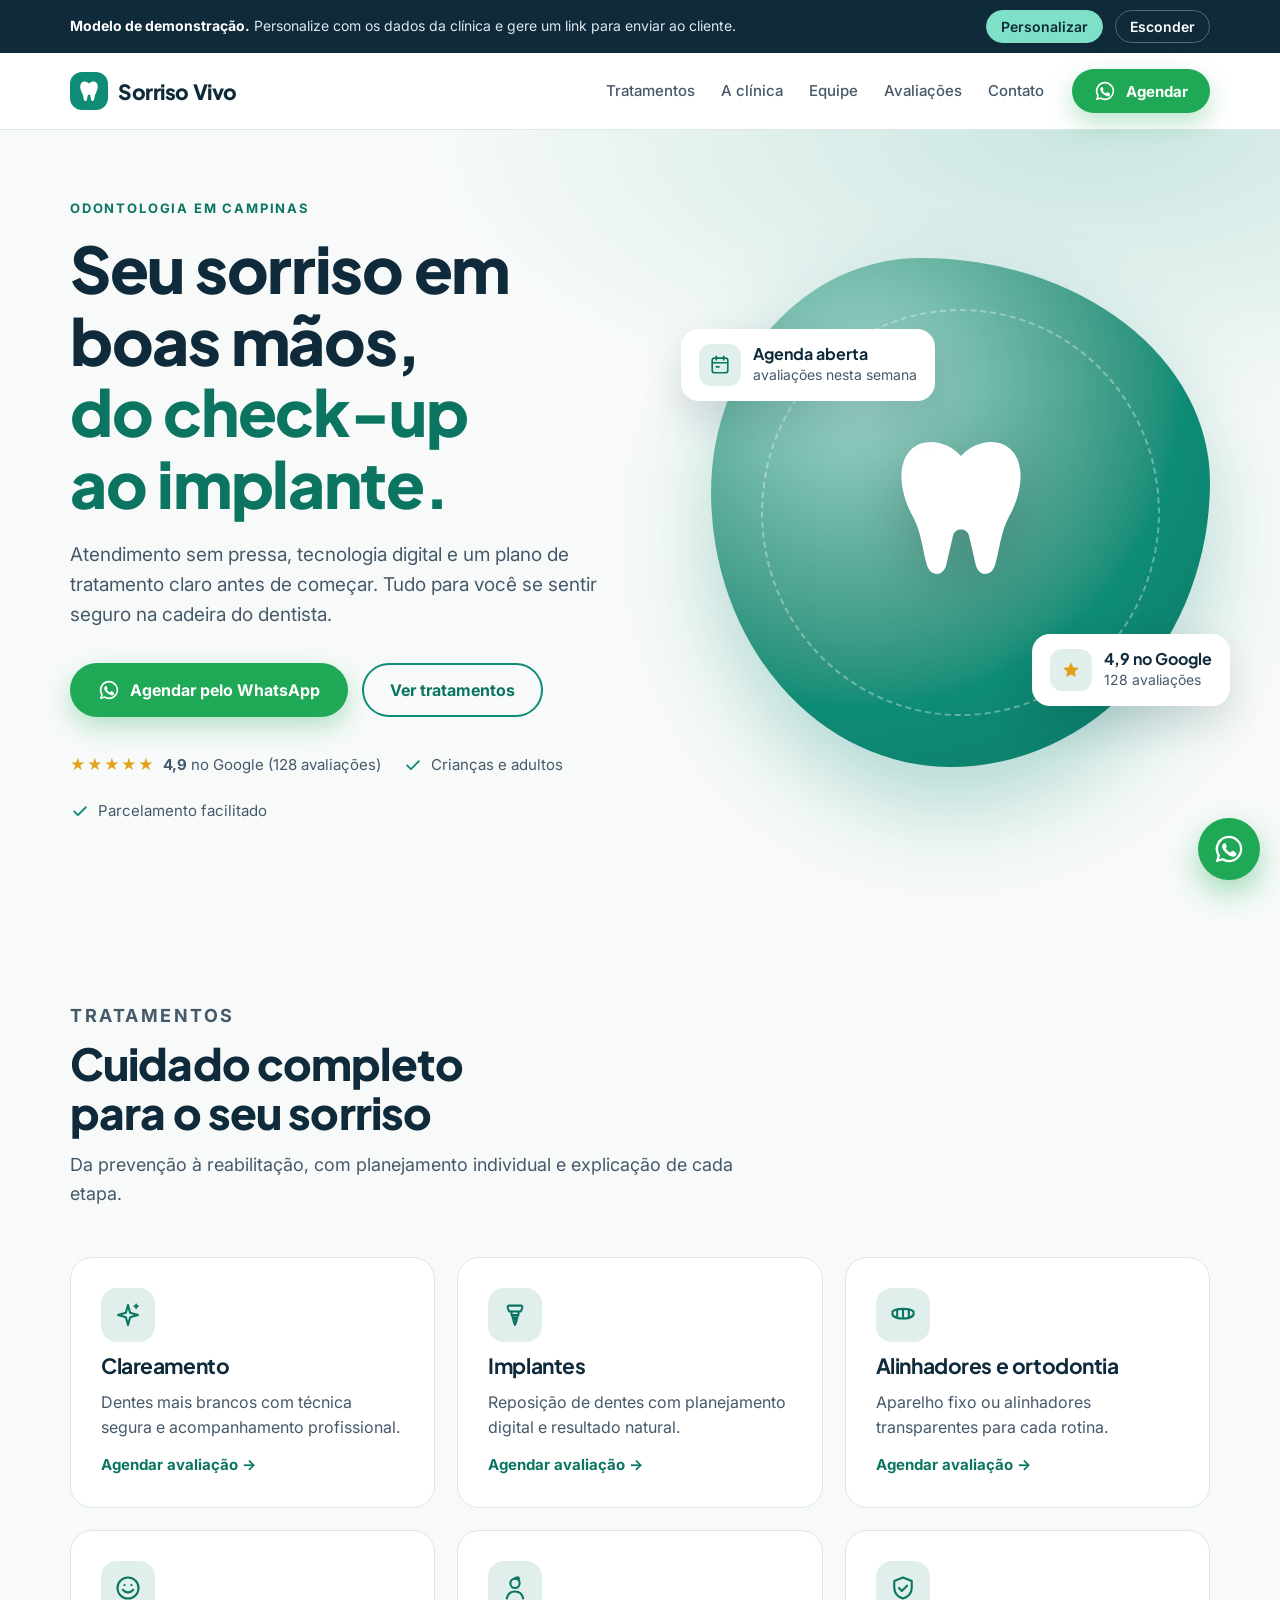
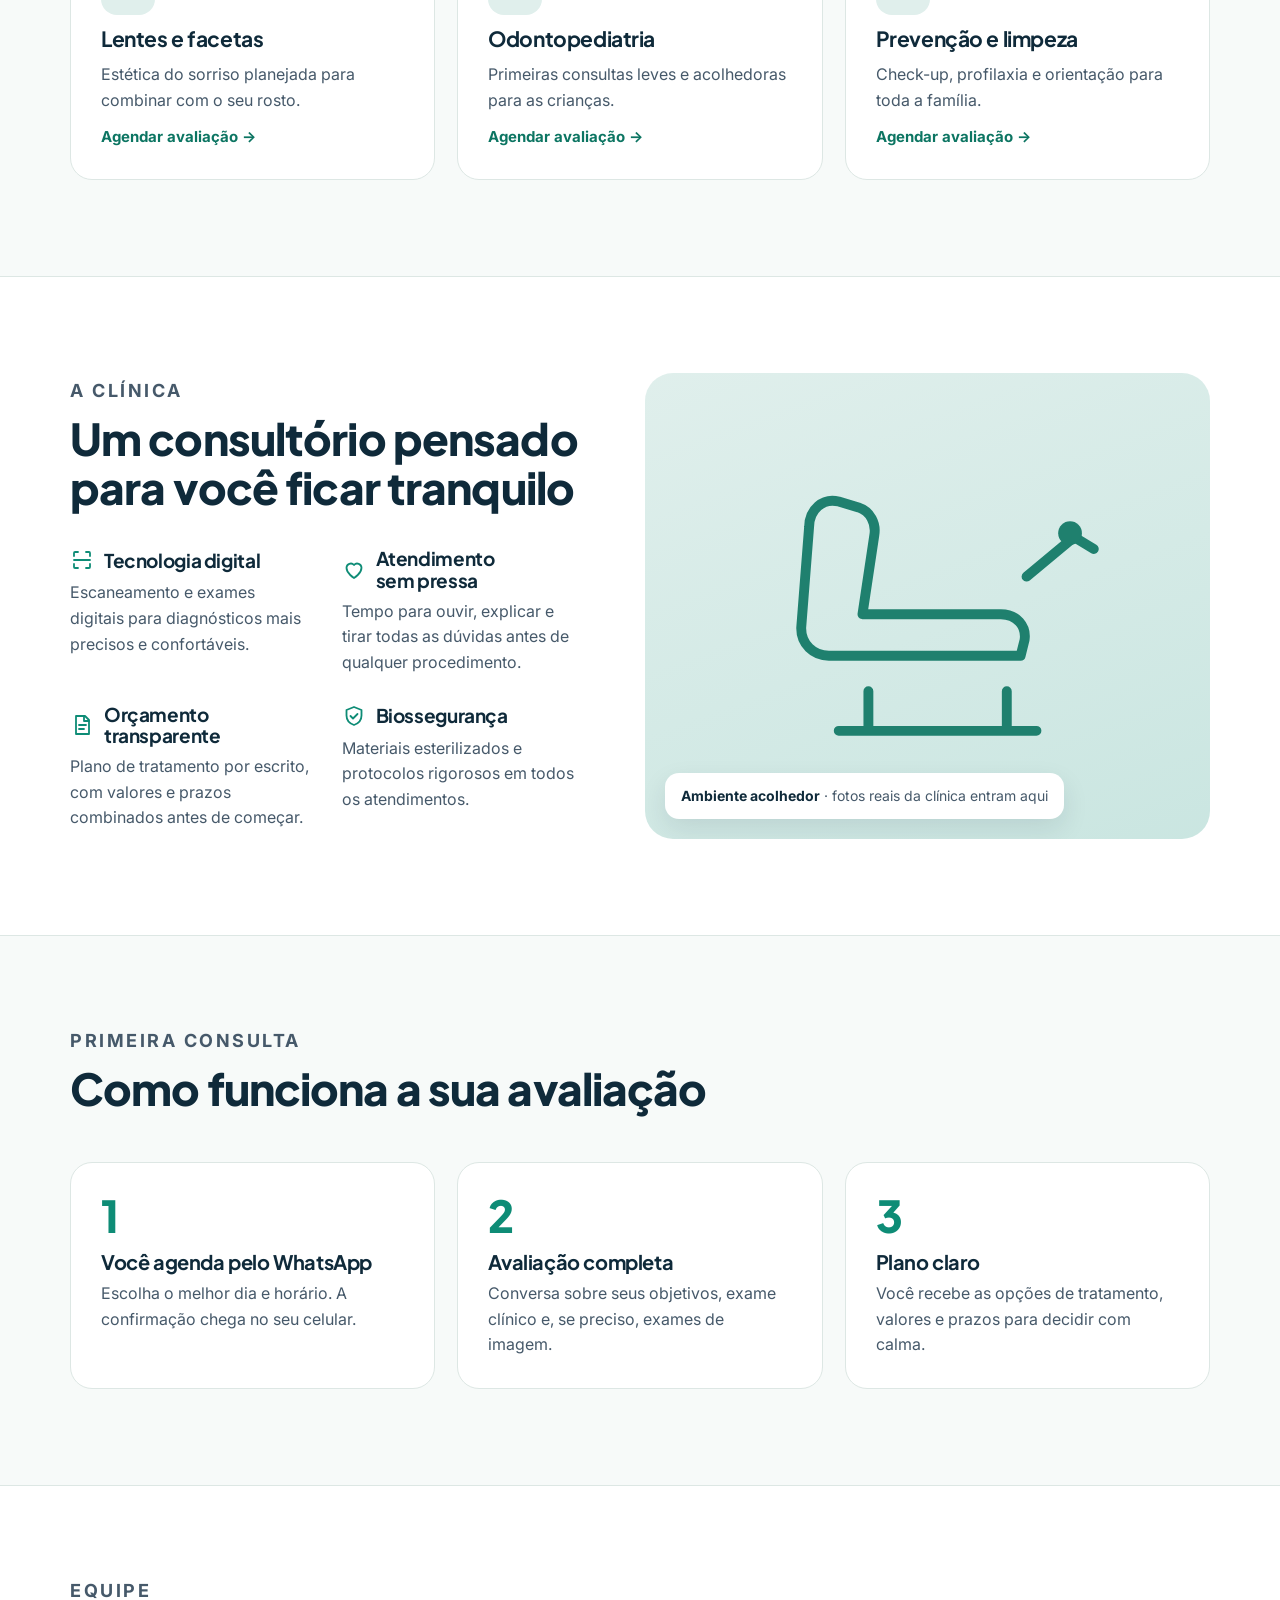
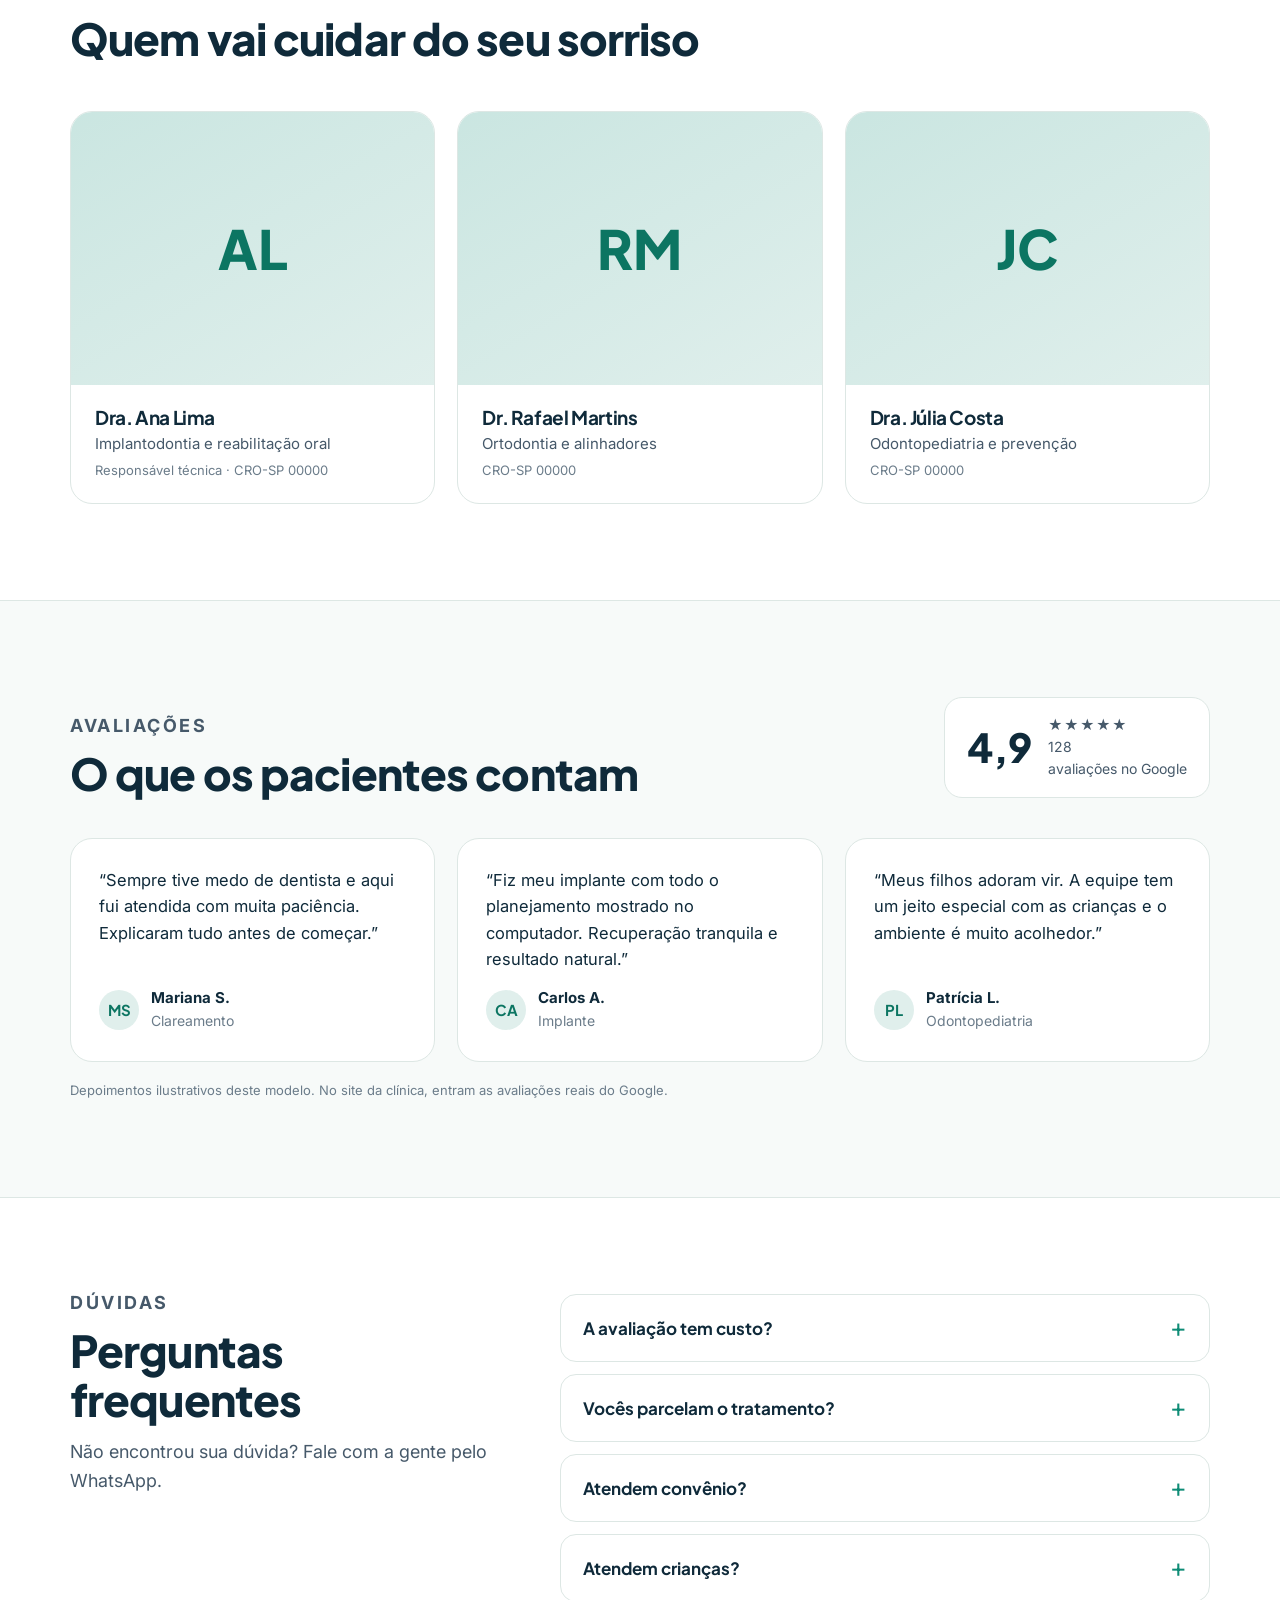
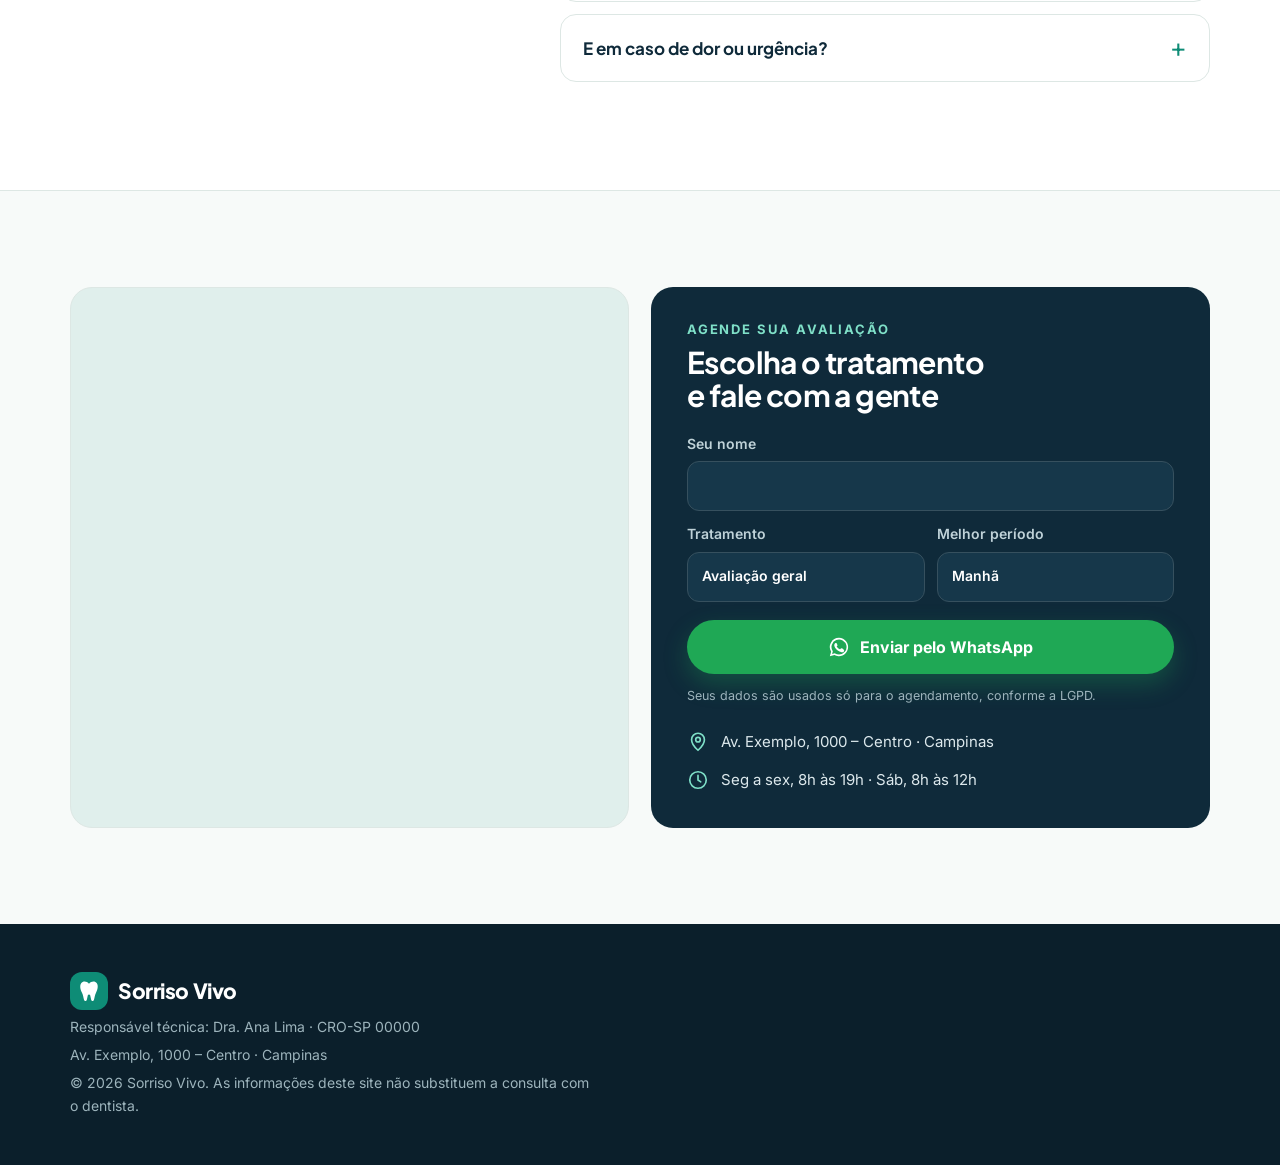
<file: modelos/odonto/index.html>
<!doctype html>
<html lang="pt-BR">
<head>
<meta charset="utf-8">
<meta name="viewport" content="width=device-width,initial-scale=1,viewport-fit=cover">
<title>Sorriso Vivo · Clínica Odontológica</title>
<meta name="description" content="Clínica odontológica: clareamento, implantes, alinhadores, lentes, odontopediatria e prevenção. Agende sua avaliação pelo WhatsApp.">
<meta name="theme-color" content="#0E8C76">
<link rel="icon" href="data:image/svg+xml,%3Csvg xmlns='http://www.w3.org/2000/svg' viewBox='0 0 120 132'%3E%3Cpath d='M60 22C48 8 24 4 13 20C3 35 8 58 18 76C25 89 26 104 30 118C33 128 44 129 47 118L53 92C55 85 65 85 67 92L73 118C76 129 87 128 90 118C94 104 95 89 102 76C112 58 117 35 107 20C96 4 72 8 60 22Z' fill='%230E8C76'/%3E%3C/svg%3E">
<link rel="preconnect" href="https://fonts.googleapis.com">
<link rel="preconnect" href="https://fonts.gstatic.com" crossorigin>
<link rel="stylesheet" href="https://fonts.googleapis.com/css2?family=Plus+Jakarta+Sans:wght@500;600;700;800&family=Inter:wght@400;500;600&display=swap">
<style>
/* Site modelo — clínica odontológica. Layout: faixas horizontais alternando claro/menta; um único acento (cor da clínica). */
:root {
  --brand: #0E8C76;
  --brand-ink: color-mix(in srgb, var(--brand) 78%, #06231D);
  --brand-soft: color-mix(in srgb, var(--brand) 10%, #F7FAF9);
  --brand-tint: color-mix(in srgb, var(--brand) 22%, #FFFFFF);
  --ink: #0F2A3A; --text: #46596A; --muted: #6B7C8A; --bg: #F7FAF9; --surface: #FFFFFF; --line: #DDE7E4;
  --wa: #1FA855; --star: #E2A21B;
  --f-d: "Plus Jakarta Sans", "Segoe UI", system-ui, sans-serif; --f-b: "Inter", system-ui, -apple-system, "Segoe UI", sans-serif;
  --r: 22px; --max: 1180px;
}
* { box-sizing: border-box; }
html { scroll-behavior: smooth; scroll-padding-top: 90px; }
body { margin: 0; background: var(--bg); color: var(--ink); font: 17px/1.6 var(--f-b); -webkit-font-smoothing: antialiased; }
img, svg { max-width: 100%; display: block; }
a { color: var(--brand-ink); }
h1, h2, h3 { font-family: var(--f-d); margin: 0; line-height: 1.12; letter-spacing: -.02em; text-wrap: balance; color: var(--ink); }
p { margin: 0; }
:focus-visible { outline: 3px solid var(--brand); outline-offset: 3px; border-radius: 6px; }
[hidden] { display: none !important; }
.wrap { max-width: var(--max); margin: 0 auto; padding-left: max(20px, env(safe-area-inset-left, 0px)); padding-right: max(20px, env(safe-area-inset-right, 0px)); }
section { padding-block: 96px; }
.eyebrow { font: 700 13px/1 var(--f-b); letter-spacing: .14em; text-transform: uppercase; color: var(--brand-ink); }
.sec-h { display: flex; flex-direction: column; gap: 14px; max-width: 680px; margin-bottom: 48px; }
.sec-h h2 { font-size: clamp(30px, 4.2vw, 44px); font-weight: 800; }
.sec-h p { color: var(--text); font-size: 18px; }
.btn { display: inline-flex; align-items: center; justify-content: center; gap: 10px; height: 54px; padding: 0 26px; border-radius: 999px; font: 700 16px var(--f-b); text-decoration: none; border: 2px solid transparent; cursor: pointer; transition: transform .12s, filter .12s, background .12s; white-space: nowrap; }
.btn:hover { transform: translateY(-1px); }
.btn-wa { background: var(--wa); color: #fff; box-shadow: 0 10px 24px color-mix(in srgb, var(--wa) 30%, transparent); }
.btn-wa:hover { filter: brightness(1.05); }
.btn-out { border-color: var(--brand); color: var(--brand-ink); background: transparent; }
.btn-out:hover { background: var(--brand-soft); }
.btn svg { width: 22px; height: 22px; }

/* Faixa de demonstração */
.demo { background: var(--ink); color: #DCE8EC; font-size: 14px; }
.demo .wrap { display: flex; align-items: center; gap: 12px; padding-block: 10px; flex-wrap: wrap; }
.demo b { color: #fff; }
.demo span { flex: 1; min-width: 220px; }
.demo button { font: 600 14px var(--f-b); border-radius: 999px; padding: 7px 14px; cursor: pointer; border: 1px solid #4D6B78; background: transparent; color: #fff; }
.demo button.pri { background: #7FE0C8; border-color: #7FE0C8; color: var(--ink); }

/* Cabeçalho */
header.top { position: sticky; top: 0; z-index: 40; background: color-mix(in srgb, var(--surface) 90%, transparent); backdrop-filter: blur(12px); -webkit-backdrop-filter: blur(12px); border-bottom: 1px solid var(--line); }
header.top .wrap { display: flex; align-items: center; gap: 28px; height: 76px; }
.logo { display: flex; align-items: center; gap: 10px; text-decoration: none; color: var(--ink); font: 800 21px var(--f-d); letter-spacing: -.02em; }
.logo i { width: 38px; height: 38px; border-radius: 12px; background: var(--brand); display: grid; place-items: center; }
.logo i svg { width: 20px; height: 22px; }
nav.menu { display: flex; gap: 26px; margin-left: auto; }
nav.menu a { color: var(--text); text-decoration: none; font-weight: 500; font-size: 15px; }
nav.menu a:hover { color: var(--brand-ink); }
header .btn { height: 44px; padding: 0 20px; font-size: 15px; }
.burger { display: none; margin-left: auto; width: 44px; height: 44px; border-radius: 12px; border: 1px solid var(--line); background: var(--surface); cursor: pointer; }
.burger span { display: block; width: 18px; height: 2px; background: var(--ink); margin: 4px auto; border-radius: 2px; }

/* Hero */
.hero { padding-block: 72px 88px; background: radial-gradient(1100px 500px at 85% 0%, var(--brand-tint), transparent 60%), var(--bg); overflow: hidden; }
.hero .wrap { display: grid; grid-template-columns: 1.08fr .92fr; gap: 56px; align-items: center; }
.hero h1 { font-size: clamp(38px, 5.6vw, 64px); font-weight: 800; margin: 18px 0 20px; }
.hero h1 em { font-style: normal; color: var(--brand-ink); }
.hero .lead { font-size: 19px; color: var(--text); max-width: 34em; }
.ctas { display: flex; gap: 14px; flex-wrap: wrap; margin-top: 32px; }
.trust { display: flex; gap: 22px; flex-wrap: wrap; margin-top: 36px; color: var(--text); font-size: 15px; }
.trust div { display: flex; align-items: center; gap: 8px; }
.trust svg { width: 20px; height: 20px; color: var(--brand); }
.stars { color: var(--star); letter-spacing: 1px; }
.art { position: relative; aspect-ratio: 1 / 1.02; max-width: 520px; width: 100%; justify-self: end; }
.blob { position: absolute; inset: 0; border-radius: 42% 58% 52% 48% / 46% 44% 56% 54%; background: radial-gradient(circle at 30% 25%, color-mix(in srgb, var(--brand) 35%, #EFFFFA), var(--brand) 62%, var(--brand-ink)); box-shadow: 0 40px 90px color-mix(in srgb, var(--brand) 30%, transparent); }
.blob svg { position: absolute; left: 50%; top: 50%; width: 38%; transform: translate(-50%, -54%); filter: drop-shadow(0 18px 30px rgba(0, 0, 0, .18)); }
.blob .ring { position: absolute; inset: 10%; border-radius: 50%; border: 2px dashed rgba(255, 255, 255, .35); }
.float { position: absolute; background: var(--surface); border-radius: 18px; padding: 14px 18px; box-shadow: 0 18px 40px rgba(15, 42, 58, .14); display: flex; align-items: center; gap: 12px; font-size: 14px; color: var(--text); }
.float b { display: block; color: var(--ink); font: 700 16px var(--f-d); }
.float .ic { width: 42px; height: 42px; border-radius: 12px; display: grid; place-items: center; background: var(--brand-soft); color: var(--brand-ink); flex: none; }
.float .ic svg { width: 22px; height: 22px; }
.f1 { left: -6%; top: 14%; } .f2 { right: -4%; bottom: 12%; }

/* Tratamentos */
.grid3 { display: grid; grid-template-columns: repeat(3, 1fr); gap: 22px; }
.card { background: var(--surface); border: 1px solid var(--line); border-radius: var(--r); padding: 30px; display: flex; flex-direction: column; gap: 12px; transition: transform .15s, box-shadow .15s, border-color .15s; }
.card:hover { transform: translateY(-3px); box-shadow: 0 20px 44px rgba(15, 42, 58, .09); border-color: var(--brand-tint); }
.card .ic { width: 54px; height: 54px; border-radius: 16px; background: var(--brand-soft); color: var(--brand-ink); display: grid; place-items: center; }
.card .ic svg { width: 28px; height: 28px; }
.card h3 { font-size: 21px; font-weight: 700; }
.card p { color: var(--text); font-size: 16px; flex: 1; }
.card a { font-weight: 700; font-size: 15px; text-decoration: none; color: var(--brand-ink); }
.card a:hover { text-decoration: underline; }

/* Diferenciais */
.alt { background: var(--surface); border-block: 1px solid var(--line); }
.split { display: grid; grid-template-columns: .95fr 1.05fr; gap: 64px; align-items: center; }
.feat { display: grid; grid-template-columns: 1fr 1fr; gap: 28px 32px; }
.feat div { display: flex; flex-direction: column; gap: 8px; }
.feat h3 { font-size: 19px; display: flex; align-items: center; gap: 10px; }
.feat h3 svg { width: 24px; height: 24px; color: var(--brand); flex: none; }
.feat p { color: var(--text); font-size: 16px; }
.photo { border-radius: 28px; aspect-ratio: 4 / 3.3; background: linear-gradient(160deg, var(--brand-soft), var(--brand-tint)); position: relative; overflow: hidden; display: grid; place-items: center; }
.photo .chair { width: 70%; color: var(--brand-ink); opacity: .9; }
.photo .tag { position: absolute; left: 20px; bottom: 20px; background: var(--surface); border-radius: 14px; padding: 12px 16px; font-size: 14px; color: var(--text); box-shadow: 0 10px 26px rgba(15, 42, 58, .1); }
.photo .tag b { color: var(--ink); }

/* Primeira consulta */
.steps { display: grid; grid-template-columns: repeat(3, 1fr); gap: 22px; counter-reset: s; }
.step { background: var(--surface); border-radius: var(--r); padding: 30px; border: 1px solid var(--line); position: relative; }
.step::before { counter-increment: s; content: counter(s); font: 800 44px/1 var(--f-d); color: var(--brand); display: block; margin-bottom: 14px; }
.step h3 { font-size: 20px; margin-bottom: 8px; }
.step p { color: var(--text); font-size: 16px; }

/* Equipe */
.team { display: grid; grid-template-columns: repeat(3, 1fr); gap: 22px; }
.doc { background: var(--surface); border: 1px solid var(--line); border-radius: var(--r); overflow: hidden; }
.doc .pic { aspect-ratio: 4 / 3; background: linear-gradient(150deg, var(--brand-tint), var(--brand-soft)); display: grid; place-items: center; font: 800 54px var(--f-d); color: var(--brand-ink); }
.doc .info { padding: 22px 24px; display: flex; flex-direction: column; gap: 4px; }
.doc h3 { font-size: 19px; }
.doc p { color: var(--text); font-size: 15px; }
.doc small { color: var(--muted); font-size: 13px; }

/* Avaliações */
.reviews .head { display: flex; align-items: flex-end; justify-content: space-between; gap: 24px; flex-wrap: wrap; margin-bottom: 40px; }
.score { display: flex; align-items: center; gap: 16px; background: var(--surface); border: 1px solid var(--line); border-radius: 18px; padding: 16px 22px; }
.score b { font: 800 40px/1 var(--f-d); }
.score span { color: var(--text); font-size: 14px; display: flex; flex-direction: column; }
.quote { background: var(--surface); border: 1px solid var(--line); border-radius: var(--r); padding: 28px; display: flex; flex-direction: column; gap: 14px; }
.quote p { font-size: 16.5px; color: var(--ink); flex: 1; }
.quote footer { display: flex; align-items: center; gap: 12px; font-size: 14px; color: var(--muted); }
.quote footer i { width: 40px; height: 40px; border-radius: 50%; background: var(--brand-soft); color: var(--brand-ink); display: grid; place-items: center; font: 700 15px var(--f-d); font-style: normal; }
.quote footer b { color: var(--ink); display: block; font-size: 15px; }
.note { margin-top: 18px; font-size: 13px; color: var(--muted); }

/* FAQ */
.faq { display: grid; grid-template-columns: .8fr 1.2fr; gap: 56px; align-items: start; }
.faq details { background: var(--surface); border: 1px solid var(--line); border-radius: 16px; padding: 0 22px; margin-bottom: 12px; }
.faq summary { cursor: pointer; list-style: none; padding: 20px 0; font: 700 17px var(--f-d); display: flex; justify-content: space-between; gap: 16px; align-items: center; }
.faq summary::-webkit-details-marker { display: none; }
.faq summary::after { content: "+"; font: 400 26px/1 var(--f-b); color: var(--brand); transition: transform .2s; }
.faq details[open] summary::after { transform: rotate(45deg); }
.faq details p { padding: 0 0 20px; color: var(--text); }

/* Localização + agendamento */
.visit { display: grid; grid-template-columns: 1fr 1fr; gap: 22px; }
.map { border-radius: var(--r); overflow: hidden; border: 1px solid var(--line); min-height: 380px; background: var(--brand-soft); }
.map iframe { width: 100%; height: 100%; min-height: 380px; border: 0; display: block; }
.box { background: var(--ink); color: #DCE8EC; border-radius: var(--r); padding: 36px; display: flex; flex-direction: column; gap: 20px; }
.box h2 { color: #fff; font-size: 30px; }
.box form { display: grid; gap: 12px; }
.box label { display: grid; gap: 6px; font-size: 14px; font-weight: 600; color: #BFD2D8; }
.box input, .box select { height: 50px; border-radius: 12px; border: 1px solid #36505E; background: #16374A; color: #fff; padding: 0 14px; font: inherit; width: 100%; }
.box select { appearance: none; }
.box input:focus, .box select:focus { outline: none; border-color: #7FE0C8; box-shadow: 0 0 0 3px rgba(127, 224, 200, .2); }
.box .row2 { display: grid; grid-template-columns: 1fr 1fr; gap: 12px; }
.box .btn { width: 100%; margin-top: 6px; }
.box small { color: #9DB4BC; font-size: 12.5px; }
.info-list { display: grid; gap: 14px; margin-top: 4px; }
.info-list div { display: flex; gap: 12px; align-items: flex-start; font-size: 15px; }
.info-list svg { width: 22px; height: 22px; color: #7FE0C8; flex: none; margin-top: 1px; }

/* Rodapé */
footer.site { background: #0B1F2B; color: #9DB4BC; font-size: 14px; padding-block: 48px calc(48px + env(safe-area-inset-bottom, 0px)); }
footer.site .wrap { display: flex; gap: 32px; justify-content: space-between; flex-wrap: wrap; }
footer.site a { color: #DCE8EC; }
footer.site .logo { color: #fff; }
.legal { display: flex; flex-direction: column; gap: 6px; max-width: 520px; }

/* WhatsApp flutuante */
.wa-float { position: fixed; right: max(20px, env(safe-area-inset-right, 0px)); bottom: calc(20px + env(safe-area-inset-bottom, 0px)); z-index: 50; width: 62px; height: 62px; border-radius: 50%; background: var(--wa); color: #fff; display: grid; place-items: center; box-shadow: 0 12px 30px rgba(31, 168, 85, .4); transition: transform .15s; }
.wa-float:hover { transform: scale(1.06); }
.wa-float svg { width: 32px; height: 32px; }

/* Painel de personalização */
.panel-wrap { position: fixed; inset: 0; z-index: 90; background: rgba(8, 20, 28, .5); display: flex; justify-content: flex-end; }
.panel { width: min(440px, 100%); height: 100%; background: var(--surface); overflow-y: auto; padding: 26px 24px calc(26px + env(safe-area-inset-bottom, 0px)); display: flex; flex-direction: column; gap: 14px; box-shadow: -20px 0 60px rgba(0, 0, 0, .2); }
.panel h2 { font-size: 24px; }
.panel p { color: var(--text); font-size: 14px; }
.panel label { display: grid; gap: 5px; font-size: 13px; font-weight: 600; color: var(--text); }
.panel input { height: 44px; border: 1px solid var(--line); border-radius: 10px; padding: 0 12px; font: inherit; color: var(--ink); width: 100%; }
.panel input[type=color] { padding: 4px; width: 70px; }
.panel .two { display: grid; grid-template-columns: 1fr 1fr; gap: 10px; }
.panel .chk { display: flex; align-items: center; gap: 8px; font-weight: 500; }
.panel .chk input { width: 18px; height: 18px; }
.panel .acts { display: flex; gap: 10px; flex-wrap: wrap; margin-top: 6px; }
.panel .btn { height: 46px; font-size: 15px; }
.panel .btn-pri { background: var(--ink); color: #fff; }
.panel .x { align-self: flex-end; border: 0; background: var(--bg); width: 38px; height: 38px; border-radius: 10px; font-size: 20px; cursor: pointer; }
.toast { position: fixed; left: 50%; bottom: 100px; transform: translateX(-50%); background: var(--ink); color: #fff; padding: 10px 18px; border-radius: 999px; font-weight: 600; z-index: 100; font-size: 14px; }

/* Responsivo */
@media (max-width: 960px) {
  nav.menu, header .btn { display: none; }
  .burger { display: block; }
  nav.menu.open { display: flex; position: absolute; left: 0; right: 0; top: 76px; flex-direction: column; gap: 0; background: var(--surface); border-bottom: 1px solid var(--line); padding: 8px max(20px, env(safe-area-inset-left, 0px)) 16px; }
  nav.menu.open a { padding: 14px 0; border-top: 1px solid var(--line); font-size: 17px; }
  .hero .wrap, .split, .faq, .visit { grid-template-columns: 1fr; }
  .art { justify-self: center; max-width: 420px; }
  .grid3, .steps, .team { grid-template-columns: 1fr 1fr; }
  .split .photo { order: -1; }
}
@media (max-width: 620px) {
  body { font-size: 16px; }
  section { padding-block: 64px; }
  .hero { padding-block: 40px 64px; }
  .grid3, .steps, .team, .feat { grid-template-columns: 1fr; }
  .ctas .btn { width: 100%; }
  .f1 { left: 0; top: 4%; } .f2 { right: 0; bottom: 4%; }
  .float { padding: 10px 14px; font-size: 13px; }
  .box { padding: 26px 20px; }
  .box .row2 { grid-template-columns: 1fr; }
}
@media (prefers-reduced-motion: reduce) { * { transition: none !important; scroll-behavior: auto !important; } }
</style>
</head>
<body>
<svg width="0" height="0" style="position:absolute" aria-hidden="true">
  <symbol id="i-tooth" viewBox="0 0 120 132"><path d="M60 22C48 8 24 4 13 20C3 35 8 58 18 76C25 89 26 104 30 118C33 128 44 129 47 118L53 92C55 85 65 85 67 92L73 118C76 129 87 128 90 118C94 104 95 89 102 76C112 58 117 35 107 20C96 4 72 8 60 22Z" fill="currentColor"/></symbol>
  <symbol id="i-wa" viewBox="0 0 24 24"><path fill="currentColor" d="M12 2a10 10 0 0 0-8.6 15.1L2 22l5-1.3A10 10 0 1 0 12 2zm0 18.2a8.2 8.2 0 0 1-4.2-1.2l-.3-.2-3 .8.8-2.9-.2-.3A8.2 8.2 0 1 1 12 20.2zm4.5-6.1c-.2-.1-1.5-.7-1.7-.8-.2-.1-.4-.1-.6.1l-.8 1c-.1.2-.3.2-.5.1a6.7 6.7 0 0 1-3.3-2.9c-.2-.4.2-.4.7-1.3.1-.2 0-.3 0-.4l-.8-1.8c-.2-.5-.4-.4-.6-.4h-.5a1 1 0 0 0-.7.3 3 3 0 0 0-.9 2.2 5.2 5.2 0 0 0 1.1 2.8 11.9 11.9 0 0 0 4.6 4c1.7.7 2.4.8 3.2.7.5-.1 1.5-.6 1.7-1.2.2-.6.2-1.1.2-1.2-.1-.1-.2-.2-.5-.3z"/></symbol>
  <symbol id="i-check" viewBox="0 0 24 24"><path d="m5 12.5 4.5 4.5L19 7.5" fill="none" stroke="currentColor" stroke-width="2.2" stroke-linecap="round" stroke-linejoin="round"/></symbol>
  <symbol id="i-star" viewBox="0 0 24 24"><path d="m12 3.5 2.6 5.4 5.9.8-4.3 4.1 1 5.8L12 16.8l-5.2 2.8 1-5.8-4.3-4.1 5.9-.8z" fill="currentColor"/></symbol>
  <symbol id="i-sparkle" viewBox="0 0 24 24"><path d="M12 3.5 13.8 10l6.7 2-6.7 2L12 20.5 10.2 14l-6.7-2 6.7-2z" fill="none" stroke="currentColor" stroke-width="1.8" stroke-linejoin="round"/><path d="M19 3v3M17.5 4.5h3" stroke="currentColor" stroke-width="1.6" stroke-linecap="round"/></symbol>
  <symbol id="i-implant" viewBox="0 0 24 24"><g fill="none" stroke="currentColor" stroke-width="1.8" stroke-linecap="round" stroke-linejoin="round"><path d="M7 4h10c1 0 1.5.8 1.2 1.8L17 9H7L5.8 5.8C5.5 4.8 6 4 7 4z"/><path d="M9 9v3h6V9M9.5 12l.5 2h4l.5-2M10 14l.5 2h3l.5-2M10.5 16l.5 2h2l.5-2M11 18l1 2.5 1-2.5"/></g></symbol>
  <symbol id="i-align" viewBox="0 0 24 24"><g fill="none" stroke="currentColor" stroke-width="1.8" stroke-linecap="round" stroke-linejoin="round"><path d="M3 9c3-3 15-3 18 0v3c-3 4-15 4-18 0z"/><path d="M7 8v5M12 7.3v6.4M17 8v5"/></g></symbol>
  <symbol id="i-smile" viewBox="0 0 24 24"><g fill="none" stroke="currentColor" stroke-width="1.8" stroke-linecap="round"><circle cx="12" cy="12" r="9"/><path d="M7.5 13.5c2.5 3 6.5 3 9 0M9 9.5h.01M15 9.5h.01"/></g></symbol>
  <symbol id="i-kid" viewBox="0 0 24 24"><g fill="none" stroke="currentColor" stroke-width="1.8" stroke-linecap="round" stroke-linejoin="round"><circle cx="12" cy="8" r="4"/><path d="M5 21c.8-4 3.5-6 7-6s6.2 2 7 6M12 4c1-1.5 3-1.5 3.5 0"/></g></symbol>
  <symbol id="i-shield" viewBox="0 0 24 24"><g fill="none" stroke="currentColor" stroke-width="1.8" stroke-linecap="round" stroke-linejoin="round"><path d="M12 3 4.5 6v5.5c0 4.5 3.2 8 7.5 9.5 4.3-1.5 7.5-5 7.5-9.5V6z"/><path d="m8.5 12 2.5 2.5 4.5-4.5"/></g></symbol>
  <symbol id="i-scan" viewBox="0 0 24 24"><g fill="none" stroke="currentColor" stroke-width="1.8" stroke-linecap="round"><path d="M4 8V5a1 1 0 0 1 1-1h3M16 4h3a1 1 0 0 1 1 1v3M20 16v3a1 1 0 0 1-1 1h-3M8 20H5a1 1 0 0 1-1-1v-3M4 12h16"/></g></symbol>
  <symbol id="i-heart" viewBox="0 0 24 24"><path d="M12 20s-7.5-4.6-7.5-10.2A4.3 4.3 0 0 1 12 7a4.3 4.3 0 0 1 7.5 2.8C19.5 15.4 12 20 12 20z" fill="none" stroke="currentColor" stroke-width="1.8" stroke-linejoin="round"/></symbol>
  <symbol id="i-calendar" viewBox="0 0 24 24"><g fill="none" stroke="currentColor" stroke-width="1.8" stroke-linecap="round"><rect x="3.5" y="4.5" width="17" height="16" rx="2.5"/><path d="M8 2.5v4M16 2.5v4M3.5 9.5h17M8 14h3"/></g></symbol>
  <symbol id="i-doc" viewBox="0 0 24 24"><g fill="none" stroke="currentColor" stroke-width="1.8" stroke-linecap="round" stroke-linejoin="round"><path d="M6 3h9l4 4v14H6z"/><path d="M14 3v5h5M9 12h7M9 16h5"/></g></symbol>
  <symbol id="i-pin" viewBox="0 0 24 24"><g fill="none" stroke="currentColor" stroke-width="1.8"><path d="M12 21s-7-6.2-7-11.5a7 7 0 0 1 14 0C19 14.8 12 21 12 21z"/><circle cx="12" cy="9.5" r="2.5"/></g></symbol>
  <symbol id="i-clock" viewBox="0 0 24 24"><g fill="none" stroke="currentColor" stroke-width="1.8" stroke-linecap="round"><circle cx="12" cy="12" r="9"/><path d="M12 7v5l3 2"/></g></symbol>
  <symbol id="i-insta" viewBox="0 0 24 24"><g fill="none" stroke="currentColor" stroke-width="1.8"><rect x="3.5" y="3.5" width="17" height="17" rx="5"/><circle cx="12" cy="12" r="4"/><circle cx="17.2" cy="6.8" r="1" fill="currentColor"/></g></symbol>
</svg>

<div class="demo" id="demo" hidden>
  <div class="wrap"><span><b>Modelo de demonstração.</b> Personalize com os dados da clínica e gere um link para enviar ao cliente.</span>
    <button class="pri" id="openPanel">Personalizar</button><button id="hideDemo" aria-label="Esconder faixa">Esconder</button></div>
</div>

<header class="top">
  <div class="wrap">
    <a class="logo" href="#inicio"><i><svg style="color:#fff"><use href="#i-tooth"/></svg></i><span data-k="nome"></span></a>
    <nav class="menu" id="menu" aria-label="Menu">
      <a href="#tratamentos">Tratamentos</a><a href="#clinica">A clínica</a><a href="#equipe">Equipe</a><a href="#avaliacoes">Avaliações</a><a href="#contato">Contato</a>
    </nav>
    <a class="btn btn-wa" data-wa="Olá! Vim pelo site e gostaria de agendar uma avaliação." target="_blank" rel="noopener"><svg><use href="#i-wa"/></svg>Agendar</a>
    <button class="burger" id="burger" aria-label="Abrir menu" aria-expanded="false"><span></span><span></span><span></span></button>
  </div>
</header>

<main>
<section class="hero" id="inicio">
  <div class="wrap">
    <div>
      <p class="eyebrow">Odontologia em <span data-k="cidade"></span></p>
      <h1>Seu sorriso em boas mãos, <em>do check-up ao implante.</em></h1>
      <p class="lead">Atendimento sem pressa, tecnologia digital e um plano de tratamento claro antes de começar. Tudo para você se sentir seguro na cadeira do dentista.</p>
      <div class="ctas">
        <a class="btn btn-wa" data-wa="Olá! Vim pelo site e gostaria de agendar uma avaliação." target="_blank" rel="noopener"><svg><use href="#i-wa"/></svg>Agendar pelo WhatsApp</a>
        <a class="btn btn-out" href="#tratamentos">Ver tratamentos</a>
      </div>
      <div class="trust">
        <div data-show="nota"><span class="stars" aria-hidden="true">★★★★★</span><span><b data-k="nota"></b> no Google (<span data-k="aval"></span> avaliações)</span></div>
        <div><svg><use href="#i-check"/></svg>Crianças e adultos</div>
        <div><svg><use href="#i-check"/></svg>Parcelamento facilitado</div>
      </div>
    </div>
    <div class="art" aria-hidden="true">
      <div class="blob"><div class="ring"></div><svg style="color:#fff"><use href="#i-tooth"/></svg></div>
      <div class="float f1"><span class="ic"><svg><use href="#i-calendar"/></svg></span><span><b>Agenda aberta</b>avaliações nesta semana</span></div>
      <div class="float f2" data-show="nota"><span class="ic" style="color:var(--star)"><svg><use href="#i-star"/></svg></span><span><b><span data-k="nota"></span> no Google</b><span data-k="aval"></span> avaliações</span></div>
    </div>
  </div>
</section>

<section id="tratamentos">
  <div class="wrap">
    <div class="sec-h"><p class="eyebrow">Tratamentos</p><h2>Cuidado completo para o seu sorriso</h2><p>Da prevenção à reabilitação, com planejamento individual e explicação de cada etapa.</p></div>
    <div class="grid3" id="treats"></div>
  </div>
</section>

<section class="alt" id="clinica">
  <div class="wrap split">
    <div>
      <div class="sec-h" style="margin-bottom:36px"><p class="eyebrow">A clínica</p><h2>Um consultório pensado para você ficar tranquilo</h2></div>
      <div class="feat">
        <div><h3><svg><use href="#i-scan"/></svg>Tecnologia digital</h3><p>Escaneamento e exames digitais para diagnósticos mais precisos e confortáveis.</p></div>
        <div><h3><svg><use href="#i-heart"/></svg>Atendimento sem pressa</h3><p>Tempo para ouvir, explicar e tirar todas as dúvidas antes de qualquer procedimento.</p></div>
        <div><h3><svg><use href="#i-doc"/></svg>Orçamento transparente</h3><p>Plano de tratamento por escrito, com valores e prazos combinados antes de começar.</p></div>
        <div><h3><svg><use href="#i-shield"/></svg>Biossegurança</h3><p>Materiais esterilizados e protocolos rigorosos em todos os atendimentos.</p></div>
      </div>
    </div>
    <div class="photo" role="img" aria-label="Ilustração do consultório">
      <svg class="chair" viewBox="0 0 200 150" fill="none" stroke="currentColor" stroke-width="5" stroke-linecap="round" stroke-linejoin="round"><path d="M40 35c0-9 7-15 15-13l10 3c6 2 9 8 8 14l-6 40h70c8 0 13 6 12 13l-2 8H50c-8 0-14-6-14-14z"/><path d="M70 118v20M140 118v20M55 138h100M150 60l24-20M174 40l10 6"/><circle cx="172" cy="38" r="6" fill="currentColor" stroke="none"/></svg>
      <div class="tag"><b>Ambiente acolhedor</b> · fotos reais da clínica entram aqui</div>
    </div>
  </div>
</section>

<section id="primeira">
  <div class="wrap">
    <div class="sec-h"><p class="eyebrow">Primeira consulta</p><h2>Como funciona a sua avaliação</h2></div>
    <div class="steps">
      <div class="step"><h3>Você agenda pelo WhatsApp</h3><p>Escolha o melhor dia e horário. A confirmação chega no seu celular.</p></div>
      <div class="step"><h3>Avaliação completa</h3><p>Conversa sobre seus objetivos, exame clínico e, se preciso, exames de imagem.</p></div>
      <div class="step"><h3>Plano claro</h3><p>Você recebe as opções de tratamento, valores e prazos para decidir com calma.</p></div>
    </div>
  </div>
</section>

<section class="alt" id="equipe">
  <div class="wrap">
    <div class="sec-h"><p class="eyebrow">Equipe</p><h2>Quem vai cuidar do seu sorriso</h2></div>
    <div class="team">
      <article class="doc"><div class="pic" data-ini="resp"></div><div class="info"><h3 data-k="resp"></h3><p>Implantodontia e reabilitação oral</p><small>Responsável técnica · CRO-<span data-k="cro"></span></small></div></article>
      <article class="doc"><div class="pic">RM</div><div class="info"><h3>Dr. Rafael Martins</h3><p>Ortodontia e alinhadores</p><small>CRO-<span data-uf></span> 00000</small></div></article>
      <article class="doc"><div class="pic">JC</div><div class="info"><h3>Dra. Júlia Costa</h3><p>Odontopediatria e prevenção</p><small>CRO-<span data-uf></span> 00000</small></div></article>
    </div>
  </div>
</section>

<section class="reviews" id="avaliacoes">
  <div class="wrap">
    <div class="head">
      <div class="sec-h" style="margin:0"><p class="eyebrow">Avaliações</p><h2>O que os pacientes contam</h2></div>
      <div class="score" data-show="nota"><b data-k="nota"></b><span><span class="stars">★★★★★</span><span><span data-k="aval"></span> avaliações no Google</span></span></div>
    </div>
    <div class="grid3">
      <figure class="quote" style="margin:0"><p>“Sempre tive medo de dentista e aqui fui atendida com muita paciência. Explicaram tudo antes de começar.”</p><footer><i>MS</i><span><b>Mariana S.</b>Clareamento</span></footer></figure>
      <figure class="quote" style="margin:0"><p>“Fiz meu implante com todo o planejamento mostrado no computador. Recuperação tranquila e resultado natural.”</p><footer><i>CA</i><span><b>Carlos A.</b>Implante</span></footer></figure>
      <figure class="quote" style="margin:0"><p>“Meus filhos adoram vir. A equipe tem um jeito especial com as crianças e o ambiente é muito acolhedor.”</p><footer><i>PL</i><span><b>Patrícia L.</b>Odontopediatria</span></footer></figure>
    </div>
    <p class="note" id="reviewNote" hidden>Depoimentos ilustrativos deste modelo. No site da clínica, entram as avaliações reais do Google.</p>
  </div>
</section>

<section class="alt" id="duvidas">
  <div class="wrap faq">
    <div class="sec-h"><p class="eyebrow">Dúvidas</p><h2>Perguntas frequentes</h2><p>Não encontrou sua dúvida? Fale com a gente pelo WhatsApp.</p></div>
    <div>
      <details><summary>A avaliação tem custo?</summary><p>Fale com nossa equipe pelo WhatsApp para saber as condições da primeira avaliação e os horários disponíveis.</p></details>
      <details><summary>Vocês parcelam o tratamento?</summary><p>Sim. Depois da avaliação, apresentamos o plano de tratamento com as opções de pagamento e parcelamento.</p></details>
      <details><summary>Atendem convênio?</summary><p>Atendemos particular e alguns convênios odontológicos. Envie o nome do seu plano pelo WhatsApp e confirmamos a cobertura.</p></details>
      <details><summary>Atendem crianças?</summary><p>Sim. Temos atendimento de odontopediatria, com uma abordagem leve e acolhedora para os pequenos.</p></details>
      <details><summary>E em caso de dor ou urgência?</summary><p>Chame no WhatsApp descrevendo o que está sentindo. Fazemos o possível para encaixar urgências no mesmo dia.</p></details>
    </div>
  </div>
</section>

<section id="contato">
  <div class="wrap visit">
    <div class="map" id="map"></div>
    <div class="box">
      <div><p class="eyebrow" style="color:#7FE0C8">Agende sua avaliação</p><h2 style="margin-top:10px">Escolha o tratamento e fale com a gente</h2></div>
      <form id="agenda" novalidate>
        <label>Seu nome<input id="a_nome" autocomplete="name" required></label>
        <div class="row2">
          <label>Tratamento<select id="a_trat"></select></label>
          <label>Melhor período<select id="a_per"><option>Manhã</option><option>Tarde</option><option>Noite</option><option>Sábado</option></select></label>
        </div>
        <button class="btn btn-wa" type="submit"><svg><use href="#i-wa"/></svg>Enviar pelo WhatsApp</button>
        <small>Seus dados são usados só para o agendamento, conforme a LGPD.</small>
      </form>
      <div class="info-list">
        <div><svg><use href="#i-pin"/></svg><span><span data-k="endereco"></span> · <span data-k="cidade"></span></span></div>
        <div><svg><use href="#i-clock"/></svg><span data-k="horario"></span></div>
        <div data-show="ig"><svg><use href="#i-insta"/></svg><a id="igLink" target="_blank" rel="noopener" style="color:#DCE8EC"></a></div>
      </div>
    </div>
  </div>
</section>
</main>

<footer class="site">
  <div class="wrap">
    <div class="legal">
      <a class="logo" href="#inicio"><i><svg style="color:#fff"><use href="#i-tooth"/></svg></i><span data-k="nome"></span></a>
      <p>Responsável técnica: <span data-k="resp"></span> · CRO-<span data-k="cro"></span></p>
      <p><span data-k="endereco"></span> · <span data-k="cidade"></span></p>
      <p>© <span id="yr"></span> <span data-k="nome"></span>. As informações deste site não substituem a consulta com o dentista.</p>
    </div>
    <p id="credit" hidden>Site por <span data-k="by"></span></p>
  </div>
</footer>

<a class="wa-float" data-wa="Olá! Vim pelo site e gostaria de agendar uma avaliação." target="_blank" rel="noopener" aria-label="Falar no WhatsApp"><svg><use href="#i-wa"/></svg></a>

<div class="panel-wrap" id="panel" hidden>
  <aside class="panel" role="dialog" aria-modal="true" aria-labelledby="pTitle">
    <button class="x" id="closePanel" aria-label="Fechar">×</button>
    <h2 id="pTitle">Personalizar para a clínica</h2>
    <p>Preencha com os dados da clínica. O site muda na hora, e você copia um link próprio para mandar ao cliente.</p>
    <label>Nome da clínica<input id="p_nome"></label>
    <div class="two"><label>Cidade<input id="p_cidade"></label><label>WhatsApp da clínica<input id="p_wa" inputmode="tel" placeholder="19 99999-9999"></label></div>
    <label>Endereço<input id="p_endereco"></label>
    <label>Horário<input id="p_horario"></label>
    <div class="two"><label>Responsável técnico(a)<input id="p_resp"></label><label>CRO (UF e número)<input id="p_cro" placeholder="SP 12345"></label></div>
    <div class="two"><label>Nota no Google<input id="p_nota" placeholder="4,9"></label><label>Nº de avaliações<input id="p_aval" inputmode="numeric"></label></div>
    <div class="two"><label>Instagram<input id="p_ig" placeholder="@clinica"></label><label>Cor da marca<input id="p_cor" type="color"></label></div>
    <label>Seu nome ou empresa (rodapé)<input id="p_by" placeholder="opcional"></label>
    <label class="chk"><input type="checkbox" id="p_clean"> Link sem a faixa de demonstração</label>
    <div class="acts"><button class="btn btn-pri" id="copyLink">Copiar link</button><a class="btn btn-out" id="openLink" target="_blank" rel="noopener">Abrir link</a></div>
  </aside>
</div>

<script>
(() => {
  const DEF = { nome: "Sorriso Vivo", cidade: "Campinas", wa: "", endereco: "Av. Exemplo, 1000 – Centro", horario: "Seg a sex, 8h às 19h · Sáb, 8h às 12h",
    resp: "Dra. Ana Lima", cro: "SP 00000", nota: "4,9", aval: "128", ig: "", cor: "#0E8C76", by: "" };
  const KEYS = Object.keys(DEF);
  const TREATS = [
    ["i-sparkle", "Clareamento", "Dentes mais brancos com técnica segura e acompanhamento profissional."],
    ["i-implant", "Implantes", "Reposição de dentes com planejamento digital e resultado natural."],
    ["i-align", "Alinhadores e ortodontia", "Aparelho fixo ou alinhadores transparentes para cada rotina."],
    ["i-smile", "Lentes e facetas", "Estética do sorriso planejada para combinar com o seu rosto."],
    ["i-kid", "Odontopediatria", "Primeiras consultas leves e acolhedoras para as crianças."],
    ["i-shield", "Prevenção e limpeza", "Check-up, profilaxia e orientação para toda a família."]
  ];
  const q = new URLSearchParams(location.search);
  const S = Object.fromEntries(KEYS.map(k => [k, (q.get(k) ?? DEF[k]).slice(0, 120)]));
  const demo = q.get("demo") !== "0";
  const $ = id => document.getElementById(id);
  const digits = s => String(s || "").replace(/\D/g, "");
  const waNum = s => { let d = digits(s); if (!d) return ""; if (!String(s).trim().startsWith("+") && d.length <= 11) d = "55" + d.replace(/^0+/, ""); return d; };
  const waUrl = msg => "https://wa.me/" + waNum(S.wa) + "?text=" + encodeURIComponent(msg);
  const initials = n => n.replace(/^(dra?\.?)\s+/i, "").split(/\s+/).slice(0, 2).map(w => w[0] || "").join("").toUpperCase();

  function render() {
    const cor = /^#[0-9a-f]{6}$/i.test(S.cor) ? S.cor : DEF.cor;
    document.documentElement.style.setProperty("--brand", cor);
    document.querySelector('meta[name="theme-color"]').content = cor;
    document.title = `${S.nome} · Clínica Odontológica em ${S.cidade}`;
    document.querySelectorAll("[data-k]").forEach(el => { el.textContent = S[el.dataset.k] || ""; });
    document.querySelectorAll("[data-uf]").forEach(el => { el.textContent = (S.cro.match(/[A-Za-z]{2}/) || ["SP"])[0].toUpperCase(); });
    document.querySelectorAll("[data-ini]").forEach(el => { el.textContent = initials(S[el.dataset.ini] || ""); });
    document.querySelectorAll("[data-show]").forEach(el => { el.hidden = !S[el.dataset.show]; });
    document.querySelectorAll("[data-wa]").forEach(a => { a.href = waUrl(a.dataset.wa); });
    $("treats").innerHTML = TREATS.map(([ic, t, d]) => `<article class="card"><span class="ic"><svg><use href="#${ic}"/></svg></span><h3>${t}</h3><p>${d}</p><a href="${waUrl(`Olá! Vim pelo site e quero saber mais sobre ${t.toLowerCase()}.`).replace(/"/g, "&quot;")}" target="_blank" rel="noopener">Agendar avaliação →</a></article>`).join("");
    const sel = $("a_trat"), cur = sel.value; sel.innerHTML = ["Avaliação geral", ...TREATS.map(t => t[1])].map(t => `<option>${t}</option>`).join(""); if (cur) sel.value = cur;
    const ig = S.ig.replace(/^@/, ""); $("igLink").textContent = ig ? "@" + ig : ""; $("igLink").href = "https://instagram.com/" + encodeURIComponent(ig);
    const place = encodeURIComponent(`${S.endereco}, ${S.cidade}`);
    $("map").innerHTML = `<iframe title="Mapa da clínica" loading="lazy" referrerpolicy="no-referrer-when-downgrade" src="https://www.google.com/maps?q=${place}&output=embed"></iframe>`;
    $("credit").hidden = !S.by;
    $("demo").hidden = !demo;
    $("reviewNote").hidden = !demo;
  }

  // Agendamento pelo formulário
  $("agenda").addEventListener("submit", e => {
    e.preventDefault();
    const nome = $("a_nome").value.trim();
    if (!nome) { $("a_nome").focus(); return; }
    window.open(waUrl(`Olá! Meu nome é ${nome}. Gostaria de agendar: ${$("a_trat").value}. Melhor período: ${$("a_per").value}.`), "_blank", "noopener");
  });

  // Menu no celular
  $("burger").addEventListener("click", () => { const m = $("menu"), o = m.classList.toggle("open"); $("burger").setAttribute("aria-expanded", o); });
  $("menu").addEventListener("click", e => { if (e.target.tagName === "A") { $("menu").classList.remove("open"); $("burger").setAttribute("aria-expanded", false); } });

  // Personalização
  const link = () => {
    const u = new URL(location.href); u.search = ""; u.hash = "";
    KEYS.forEach(k => { if (S[k] && S[k] !== DEF[k]) u.searchParams.set(k, S[k]); });
    if ($("p_clean").checked) u.searchParams.set("demo", "0");
    return u.toString();
  };
  const sync = () => { const u = new URL(link()); u.searchParams.delete("demo"); history.replaceState(null, "", u.pathname + (u.search || "")); $("openLink").href = link(); };
  const openP = () => { KEYS.forEach(k => { const el = $("p_" + k); if (el) el.value = k === "cor" ? (/^#[0-9a-f]{6}$/i.test(S.cor) ? S.cor : DEF.cor) : S[k]; }); $("openLink").href = link(); $("panel").hidden = false; $("p_nome").focus(); };
  $("openPanel").onclick = openP;
  $("closePanel").onclick = () => { $("panel").hidden = true; };
  $("panel").addEventListener("mousedown", e => { if (e.target.id === "panel") $("panel").hidden = true; });
  document.addEventListener("keydown", e => { if (e.key === "Escape") $("panel").hidden = true; });
  KEYS.forEach(k => { const el = $("p_" + k); if (el) el.addEventListener("input", () => { S[k] = el.value.trim(); render(); sync(); }); });
  $("p_clean").addEventListener("change", () => { $("openLink").href = link(); });
  $("copyLink").onclick = async () => {
    const t = link(); let ok = false;
    try { await navigator.clipboard.writeText(t); ok = true; } catch { const ta = document.createElement("textarea"); ta.value = t; document.body.appendChild(ta); ta.select(); try { ok = document.execCommand("copy"); } catch {} ta.remove(); }
    const n = document.createElement("div"); n.className = "toast"; n.textContent = ok ? "Link copiado" : t; document.body.appendChild(n); setTimeout(() => n.remove(), ok ? 2000 : 6000);
  };
  $("hideDemo").onclick = () => { $("demo").hidden = true; };
  $("yr").textContent = new Date().getFullYear();
  render();
})();
</script>
</body>
</html>
</file>
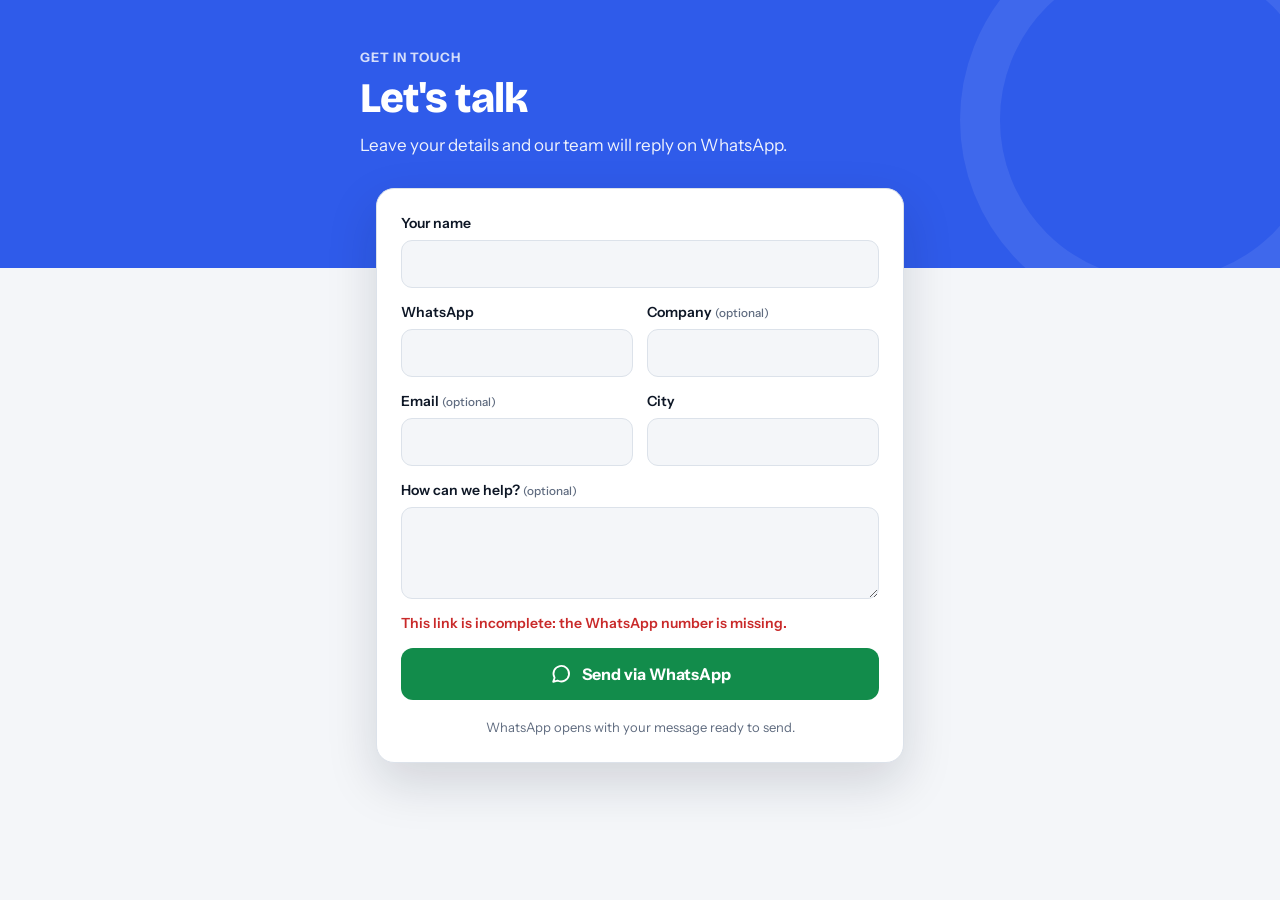
<file: captar.html>
<!doctype html>
<html lang="pt-BR">
<head>
<meta charset="utf-8">
<meta name="viewport" content="width=device-width,initial-scale=1,viewport-fit=cover">
<title>Fale com a gente</title>
<meta name="theme-color" content="#0E1726">
<link rel="icon" href="icons/icon.svg" type="image/svg+xml">
<link rel="preconnect" href="https://fonts.googleapis.com">
<link rel="preconnect" href="https://fonts.gstatic.com" crossorigin>
<link rel="stylesheet" href="https://fonts.googleapis.com/css2?family=Bricolage+Grotesque:opsz,wght@12..96,700;12..96,800&family=Instrument+Sans:wght@400;500;600;700&display=swap">
<style>
/* Página pública de captação: um cartão de formulário sobre fundo na cor do produto. */
:root { --brand: #2F5BEA; --bg: #F4F6F9; --surface: #fff; --fg: #0E1726; --muted: #5F6B7F; --line: #DCE2EA; --ok: #128C4B;
  --f-d: "Bricolage Grotesque", "Segoe UI", system-ui, sans-serif; --f-b: "Instrument Sans", system-ui, -apple-system, sans-serif; }
@media (prefers-color-scheme: dark) { :root { --bg: #0B111C; --surface: #131B28; --fg: #E8EDF5; --muted: #95A1B6; --line: #283349; color-scheme: dark; } }
* { box-sizing: border-box; }
body { margin: 0; min-height: 100vh; background: var(--bg); color: var(--fg); font: 16px/1.5 var(--f-b); }
.hero { background: var(--brand); color: #fff; padding: calc(48px + env(safe-area-inset-top, 0px)) max(20px, env(safe-area-inset-right, 0px)) 110px max(20px, env(safe-area-inset-left, 0px)); position: relative; overflow: hidden; }
.hero::after { content: ""; position: absolute; right: -80px; top: -80px; width: 320px; height: 320px; border-radius: 50%; border: 40px solid rgba(255,255,255,.08); }
.hero-in { max-width: 560px; margin: 0 auto; position: relative; z-index: 1; }
.eyebrow { font-size: 13px; font-weight: 700; letter-spacing: .08em; text-transform: uppercase; opacity: .8; }
h1 { font: 800 clamp(30px, 7vw, 42px)/1.08 var(--f-d); letter-spacing: -.025em; margin: 8px 0 12px; text-wrap: balance; }
.hero p { margin: 0; font-size: 17px; opacity: .92; max-width: 46ch; }
main { max-width: 560px; margin: -80px auto 40px; padding-left: max(16px, env(safe-area-inset-left, 0px)); padding-right: max(16px, env(safe-area-inset-right, 0px)); position: relative; z-index: 2; }
.card { background: var(--surface); border-radius: 18px; padding: 24px; box-shadow: 0 20px 50px rgba(14, 23, 38, .15); border: 1px solid var(--line); }
form { display: grid; gap: 14px; }
label { display: grid; gap: 6px; font-size: 14px; font-weight: 600; }
label small { font-weight: 500; color: var(--muted); }
input, textarea { font: inherit; color: var(--fg); background: var(--bg); width: 100%; height: 48px; border: 1px solid var(--line); border-radius: 11px; padding: 0 14px; }
textarea { height: auto; min-height: 92px; padding: 12px 14px; resize: vertical; }
input:focus, textarea:focus { outline: none; border-color: var(--brand); box-shadow: 0 0 0 3px color-mix(in srgb, var(--brand) 22%, transparent); }
.two { display: grid; grid-template-columns: 1fr 1fr; gap: 14px; }
@media (max-width: 480px) { .two { grid-template-columns: 1fr; } }
button { font: 700 16px var(--f-b); height: 52px; border: 0; border-radius: 12px; background: var(--ok); color: #fff; cursor: pointer; display: flex; align-items: center; justify-content: center; gap: 10px; }
button:hover { filter: brightness(1.06); }
button:focus-visible { outline: 3px solid var(--brand); outline-offset: 2px; }
.err { color: #C92A2A; font-size: 14px; font-weight: 600; margin: 0; }
.fine { color: var(--muted); font-size: 13px; text-align: center; margin: 4px 0 0; }
.done { text-align: center; display: grid; gap: 12px; justify-items: center; padding: 10px 0; }
.done .ok { width: 64px; height: 64px; border-radius: 50%; background: color-mix(in srgb, var(--ok) 14%, transparent); color: var(--ok); display: grid; place-items: center; }
.done h2 { font: 800 26px var(--f-d); margin: 0; letter-spacing: -.02em; }
.done p { margin: 0; color: var(--muted); max-width: 40ch; }
.done a { color: var(--ok); font-weight: 700; }
footer { text-align: center; color: var(--muted); font-size: 12px; padding: 0 16px 30px; }
[hidden] { display: none !important; }
</style>
</head>
<body>
<header class="hero"><div class="hero-in">
  <div class="eyebrow" id="h_eyebrow"></div>
  <h1 id="h_title"></h1>
  <p id="h_sub"></p>
</div></header>
<main>
  <div class="card">
    <form id="f" novalidate>
      <label><span id="l_nome"></span><input id="nome" autocomplete="name" required></label>
      <div class="two">
        <label><span id="l_tel"></span><input id="tel" type="tel" inputmode="tel" autocomplete="tel" required></label>
        <label><span id="l_emp"></span><input id="emp" autocomplete="organization"></label>
      </div>
      <div class="two">
        <label><span id="l_email"></span><input id="email" type="email" autocomplete="email"></label>
        <label><span id="l_cid"></span><input id="cid" autocomplete="address-level2"></label>
      </div>
      <label><span id="l_msg"></span><textarea id="msg"></textarea></label>
      <p class="err" id="err" hidden></p>
      <button type="submit"><svg width="22" height="22" viewBox="0 0 24 24" fill="none" stroke="currentColor" stroke-width="2" stroke-linecap="round" stroke-linejoin="round" aria-hidden="true"><path d="M3.5 20.5 5 16a8.5 8.5 0 1 1 3.2 3.1z"/></svg><span id="b_send"></span></button>
      <p class="fine" id="fine"></p>
    </form>
    <div class="done" id="done" hidden>
      <div class="ok"><svg width="32" height="32" viewBox="0 0 24 24" fill="none" stroke="currentColor" stroke-width="2.5" stroke-linecap="round" stroke-linejoin="round" aria-hidden="true"><path d="m5 12.5 4.5 4.5L19 7.5"/></svg></div>
      <h2 id="d_title"></h2><p id="d_sub"></p><a id="d_again" target="_blank" rel="noopener" href="#"></a>
    </div>
  </div>
</main>
<footer id="foot"></footer>
<script>
(() => {
  const q = new URLSearchParams(location.search);
  const L = { pt: {
      eyebrow: "Fale com a gente", title: p => p ? `Quero saber mais sobre ${p}` : "Vamos conversar?", sub: e => `Deixe seu contato e a equipe ${e ? "da " + e + " " : ""}responde pelo WhatsApp.`,
      nome: "Seu nome", tel: "WhatsApp", emp: "Empresa", email: "E-mail", cid: "Cidade", msg: "Como podemos ajudar?", opt: "opcional",
      send: "Enviar pelo WhatsApp", fine: "Ao enviar, o WhatsApp abre com sua mensagem pronta.", need: "Preencha seu nome e WhatsApp.",
      dTitle: "Quase lá!", dSub: "Confirme o envio no WhatsApp. Se ele não abriu, toque abaixo.", again: "Abrir WhatsApp de novo",
      head: "Novo contato pelo site", f: { nome: "Nome", emp: "Empresa", tel: "WhatsApp", email: "E-mail", cid: "Cidade", prod: "Interesse", msg: "Mensagem" }, noWa: "Este link está incompleto: falta o número de WhatsApp." },
    en: { eyebrow: "Get in touch", title: p => p ? `I'd like to know more about ${p}` : "Let's talk", sub: e => `Leave your details and ${e || "our team"} will reply on WhatsApp.`,
      nome: "Your name", tel: "WhatsApp", emp: "Company", email: "Email", cid: "City", msg: "How can we help?", opt: "optional",
      send: "Send via WhatsApp", fine: "WhatsApp opens with your message ready to send.", need: "Please enter your name and WhatsApp.",
      dTitle: "Almost there!", dSub: "Confirm the message in WhatsApp. If it didn't open, tap below.", again: "Open WhatsApp again",
      head: "New contact from the website", f: { nome: "Name", emp: "Company", tel: "WhatsApp", email: "Email", cid: "City", prod: "Interest", msg: "Message" }, noWa: "This link is incomplete: the WhatsApp number is missing." },
    es: { eyebrow: "Contáctanos", title: p => p ? `Quiero saber más sobre ${p}` : "¿Hablamos?", sub: e => `Déjanos tus datos y ${e ? "el equipo de " + e : "nuestro equipo"} te responde por WhatsApp.`,
      nome: "Tu nombre", tel: "WhatsApp", emp: "Empresa", email: "Correo", cid: "Ciudad", msg: "¿En qué podemos ayudarte?", opt: "opcional",
      send: "Enviar por WhatsApp", fine: "Al enviar, WhatsApp se abre con tu mensaje listo.", need: "Escribe tu nombre y WhatsApp.",
      dTitle: "¡Casi listo!", dSub: "Confirma el envío en WhatsApp. Si no se abrió, toca abajo.", again: "Abrir WhatsApp otra vez",
      head: "Nuevo contacto desde la web", f: { nome: "Nombre", emp: "Empresa", tel: "WhatsApp", email: "Correo", cid: "Ciudad", prod: "Interés", msg: "Mensaje" }, noWa: "Este enlace está incompleto: falta el número de WhatsApp." } };
  const lang = L[q.get("l")] ? q.get("l") : (navigator.language || "pt").slice(0, 2) in L ? (navigator.language || "pt").slice(0, 2) : "pt";
  const T = L[lang], emp = (q.get("e") || "").slice(0, 60), prod = (q.get("p") || "").slice(0, 60), wa = (q.get("w") || "").replace(/\D/g, ""), color = q.get("c");
  if (color && /^[0-9a-f]{6}$/i.test(color)) document.documentElement.style.setProperty("--brand", "#" + color);
  document.documentElement.lang = { pt: "pt-BR", en: "en", es: "es" }[lang];
  const $ = id => document.getElementById(id), set = (id, v) => { $(id).textContent = v; };
  document.title = (emp ? emp + " · " : "") + T.eyebrow;
  set("h_eyebrow", emp || T.eyebrow); set("h_title", T.title(prod)); set("h_sub", T.sub(emp));
  set("l_nome", T.nome); set("l_tel", T.tel); set("l_cid", T.cid); set("b_send", T.send); set("fine", T.fine);
  $("l_emp").innerHTML = ""; $("l_emp").append(T.emp + " ", Object.assign(document.createElement("small"), { textContent: "(" + T.opt + ")" }));
  $("l_email").innerHTML = ""; $("l_email").append(T.email + " ", Object.assign(document.createElement("small"), { textContent: "(" + T.opt + ")" }));
  $("l_msg").innerHTML = ""; $("l_msg").append(T.msg + " ", Object.assign(document.createElement("small"), { textContent: "(" + T.opt + ")" }));
  set("d_title", T.dTitle); set("d_sub", T.dSub); set("d_again", T.again);
  set("foot", emp ? "© " + new Date().getFullYear() + " " + emp : "");
  if (!wa) { $("err").hidden = false; $("err").textContent = T.noWa; }
  $("f").addEventListener("submit", e => {
    e.preventDefault();
    const v = id => $(id).value.trim();
    if (!v("nome") || v("tel").replace(/\D/g, "").length < 8) { $("err").hidden = false; $("err").textContent = T.need; (v("nome") ? $("tel") : $("nome")).focus(); return; }
    if (!wa) return;
    const F = T.f, lines = [`*${T.head}*`, `${F.nome}: ${v("nome")}`, v("emp") && `${F.emp}: ${v("emp")}`, `${F.tel}: ${v("tel")}`, v("email") && `${F.email}: ${v("email")}`,
      v("cid") && `${F.cid}: ${v("cid")}`, prod && `${F.prod}: ${prod}`, v("msg") && `${F.msg}: ${v("msg").replace(/\n+/g, " ")}`].filter(Boolean);
    const url = "https://wa.me/" + wa + "?text=" + encodeURIComponent(lines.join("\n"));
    $("d_again").href = url; $("f").hidden = true; $("done").hidden = false;
    location.href = url;
  });
})();
</script>
</body>
</html>
</file>
<file: css/app.css>
/* Radar CRM — layout: barra lateral escura fixa (desktop) / barra inferior (celular); conteúdo em grade de cartões só onde há objeto. */
:root {
  --bg: #F4F6F9; --surface: #FFFFFF; --surface-2: #F8FAFC; --sunk: #EDF0F5; --line: #DFE4EC; --line-strong: #C7CFDB;
  --fg: #0E1726; --fg-2: #3A4558; --muted: #6A7588; --accent: #2F5BEA; --accent-2: #1E45C8; --accent-soft: #E8EEFF; --on-accent: #FFFFFF;
  --side: #0E1726; --side-2: #172235; --side-fg: #AEB8CB; --side-fg-strong: #FFFFFF;
  --good: #1F8A52; --good-soft: #E3F5EA; --warn: #A86512; --warn-soft: #FDF1DD; --bad: #CF3B2A; --bad-soft: #FDE8E5; --wa: #128C4B;
  --shadow: 0 1px 2px rgba(14, 23, 38, .06), 0 2px 8px rgba(14, 23, 38, .05);
  --shadow-lg: 0 10px 40px rgba(14, 23, 38, .18), 0 2px 8px rgba(14, 23, 38, .08);
  --f-display: "Bricolage Grotesque", "Segoe UI", system-ui, sans-serif;
  --f-body: "Instrument Sans", system-ui, -apple-system, "Segoe UI", Roboto, sans-serif;
  --f-mono: "JetBrains Mono", ui-monospace, "SF Mono", Menlo, monospace;
  --r: 12px; --r-sm: 8px; --side-w: 236px;
}
@media (prefers-color-scheme: dark) { :root:not([data-theme="light"]) {
  --bg: #0B111C; --surface: #121A27; --surface-2: #162031; --sunk: #1A2435; --line: #253046; --line-strong: #34425C;
  --fg: #E8EDF5; --fg-2: #BAC4D4; --muted: #8592A8; --accent: #7091FF; --accent-2: #8CA6FF; --accent-soft: #1C2A50; --on-accent: #0B111C;
  --side: #070C15; --side-2: #111A2A; --good: #52C987; --good-soft: #13321F; --warn: #E7B055; --warn-soft: #3A2A10; --bad: #FF7B6B; --bad-soft: #3D1A16; --wa: #3FCB7E;
  --shadow: 0 1px 2px rgba(0, 0, 0, .3); --shadow-lg: 0 12px 40px rgba(0, 0, 0, .55); color-scheme: dark; } }
:root[data-theme="dark"] {
  --bg: #0B111C; --surface: #121A27; --surface-2: #162031; --sunk: #1A2435; --line: #253046; --line-strong: #34425C;
  --fg: #E8EDF5; --fg-2: #BAC4D4; --muted: #8592A8; --accent: #7091FF; --accent-2: #8CA6FF; --accent-soft: #1C2A50; --on-accent: #0B111C;
  --side: #070C15; --side-2: #111A2A; --good: #52C987; --good-soft: #13321F; --warn: #E7B055; --warn-soft: #3A2A10; --bad: #FF7B6B; --bad-soft: #3D1A16; --wa: #3FCB7E;
  --shadow: 0 1px 2px rgba(0, 0, 0, .3); --shadow-lg: 0 12px 40px rgba(0, 0, 0, .55); color-scheme: dark; }

*, *::before, *::after { box-sizing: border-box; }
html { -webkit-text-size-adjust: 100%; }
body { margin: 0; background: var(--bg); color: var(--fg); font: 14.5px/1.5 var(--f-body); -webkit-font-smoothing: antialiased; }
button, input, select, textarea { font: inherit; color: inherit; }
a { color: var(--accent); text-decoration: none; }
a:hover { text-decoration: underline; }
img, svg { max-width: 100%; }
[hidden] { display: none !important; }
:focus-visible { outline: 2px solid var(--accent); outline-offset: 2px; border-radius: 4px; }
.ic { width: 18px; height: 18px; flex: none; }
.sr { position: absolute; width: 1px; height: 1px; overflow: hidden; clip: rect(0 0 0 0); }
.muted { color: var(--muted); } .sm { font-size: 12.5px; } .mono, .num { font-family: var(--f-mono); font-variant-numeric: tabular-nums; font-size: .92em; }
.grow { flex: 1 1 auto; min-width: 0; }
.row { display: flex; gap: 8px; align-items: center; flex-wrap: wrap; } .row.center { justify-content: center; } .row.end { justify-content: flex-end; } .gap-lg { gap: 12px 20px; }
.stack { display: flex; flex-direction: column; gap: 14px; } .stack-sm { display: flex; flex-direction: column; gap: 8px; }
h1, h2, h3 { margin: 0; text-wrap: balance; }
h1 { font: 700 26px/1.15 var(--f-display); letter-spacing: -.02em; }
h2 { font: 600 15px/1.3 var(--f-body); letter-spacing: -.005em; }
.h-sm { font-size: 12px; text-transform: uppercase; letter-spacing: .06em; color: var(--muted); margin: 18px 0 6px; }
.link { color: var(--accent); font-weight: 600; }
code { font-family: var(--f-mono); font-size: 12px; background: var(--sunk); padding: 1px 5px; border-radius: 4px; }

/* ---------- Layout ---------- */
#app { min-height: 100vh; }
.side { position: fixed; inset: 0 auto 0 0; width: var(--side-w); background: var(--side); color: var(--side-fg); display: flex; flex-direction: column; padding: calc(16px + env(safe-area-inset-top, 0px)) 12px calc(14px + env(safe-area-inset-bottom, 0px)) max(12px, env(safe-area-inset-left, 0px)); z-index: 20; }
.brand { display: flex; align-items: center; gap: 10px; color: var(--side-fg-strong); padding: 2px 8px 14px; text-decoration: none !important; }
.brand b { font: 800 19px/1 var(--f-display); letter-spacing: -.02em; display: block; }
.brand small { display: block; font-size: 11.5px; color: var(--side-fg); margin-top: 3px; max-width: 150px; white-space: nowrap; overflow: hidden; text-overflow: ellipsis; }
.logo { width: 34px; height: 34px; border-radius: 10px; display: grid; place-items: center; background: linear-gradient(145deg, #3D6BFF, #1C3FC0); color: #fff; box-shadow: inset 0 0 0 1px rgba(255, 255, 255, .15); }
.logo .ic { width: 22px; height: 22px; }
.side-search { display: flex; align-items: center; gap: 8px; background: var(--side-2); border: 1px solid rgba(255, 255, 255, .06); color: var(--side-fg); border-radius: 9px; padding: 8px 10px; cursor: pointer; margin-bottom: 14px; text-align: left; }
.side-search span { flex: 1; }
kbd { font: 500 10.5px var(--f-mono); padding: 2px 5px; border-radius: 5px; background: rgba(255, 255, 255, .08); color: var(--side-fg); }
.side-nav { display: flex; flex-direction: column; gap: 2px; }
.side-nav a { display: flex; align-items: center; gap: 11px; padding: 9px 10px; border-radius: 9px; color: var(--side-fg); font-weight: 500; text-decoration: none; position: relative; }
.side-nav a:hover { background: var(--side-2); color: var(--side-fg-strong); }
.side-nav a.on { background: var(--side-2); color: var(--side-fg-strong); }
.side-nav a.on::before { content: ""; position: absolute; left: -12px; top: 9px; bottom: 9px; width: 3px; border-radius: 0 3px 3px 0; background: #6F8FFF; }
.nbadge { margin-left: auto; min-width: 20px; height: 20px; padding: 0 6px; border-radius: 999px; background: #E8590C; color: #fff; font: 700 11px/20px var(--f-body); text-align: center; }
.side-foot { margin-top: auto; }
.sync-pill { width: 100%; display: flex; align-items: center; gap: 8px; background: none; border: 1px solid rgba(255, 255, 255, .08); color: var(--side-fg); padding: 8px 10px; border-radius: 9px; cursor: pointer; font-size: 12.5px; }
.sync-pill::after { content: ""; width: 8px; height: 8px; border-radius: 50%; margin-left: auto; background: #6C7A92; }
.sync-pill.ok::after { background: #40C57A; } .sync-pill.busy::after { background: #E9A23B; animation: pulse 1s infinite; } .sync-pill.bad::after { background: #FF6A55; }
@keyframes pulse { 50% { opacity: .35; } }
.topbar { display: none; }
.view { margin-left: var(--side-w); padding: 28px max(28px, env(safe-area-inset-right, 0px)) 60px 32px; max-width: calc(var(--side-w) + 1320px); outline: none; }
.fab { display: none; }
.bottom { display: none; }

.page-h { display: flex; justify-content: space-between; align-items: flex-end; gap: 16px; flex-wrap: wrap; margin-bottom: 20px; }
.page-h p { margin: 4px 0 0; max-width: 68ch; }

/* ---------- Botões e controles ---------- */
.btn { display: inline-flex; align-items: center; justify-content: center; gap: 7px; height: 36px; padding: 0 14px; border-radius: 9px; border: 1px solid var(--line); background: var(--surface); color: var(--fg); font-weight: 600; font-size: 13.5px; cursor: pointer; white-space: nowrap; text-decoration: none !important; box-shadow: 0 1px 1px rgba(14, 23, 38, .03); transition: background .12s, border-color .12s, transform .08s; }
.btn:hover { background: var(--surface-2); border-color: var(--line-strong); }
.btn:active { transform: translateY(1px); }
.btn:disabled { opacity: .5; cursor: not-allowed; }
.btn.primary { background: var(--accent); border-color: var(--accent); color: var(--on-accent); }
.btn.primary:hover { background: var(--accent-2); border-color: var(--accent-2); }
.btn.danger { color: var(--bad); } .btn.danger:hover { background: var(--bad-soft); border-color: var(--bad); }
.btn.wa { background: var(--wa); border-color: var(--wa); color: #fff; } .btn.wa:hover { filter: brightness(1.06); }
.btn.ghost { background: none; border-color: transparent; box-shadow: none; color: var(--fg-2); } .btn.ghost:hover { background: var(--sunk); }
.btn.sm { height: 30px; padding: 0 10px; font-size: 12.5px; border-radius: 8px; } .btn.sm .ic { width: 16px; height: 16px; }
.icon-btn { width: 36px; height: 36px; display: inline-grid; place-items: center; border: 0; background: none; border-radius: 9px; color: var(--fg-2); cursor: pointer; flex: none; }
.icon-btn:hover { background: var(--sunk); color: var(--fg); } .icon-btn:disabled { opacity: .35; cursor: default; }
.icon-btn.xs { width: 26px; height: 26px; border-radius: 7px; } .icon-btn.xs .ic { width: 15px; height: 15px; }
input:not([type=checkbox]):not([type=radio]):not([type=color]), select, textarea {
  height: 38px; width: 100%; min-width: 0; padding: 0 11px; border-radius: 9px; border: 1px solid var(--line); background: var(--surface); color: var(--fg); transition: border-color .12s, box-shadow .12s; }
textarea { height: auto; padding: 9px 11px; line-height: 1.5; resize: vertical; }
input:focus, select, textarea:focus { outline: none; }
input:focus-visible, select:focus-visible, textarea:focus-visible, input:focus, textarea:focus { border-color: var(--accent); box-shadow: 0 0 0 3px var(--accent-soft); }
select { appearance: none; padding-right: 30px; background-image: url("data:image/svg+xml,%3Csvg xmlns='http://www.w3.org/2000/svg' viewBox='0 0 24 24' fill='none' stroke='%237A8599' stroke-width='2'%3E%3Cpath d='m7 10 5 5 5-5'/%3E%3C/svg%3E"); background-repeat: no-repeat; background-position: right 8px center; background-size: 16px; cursor: pointer; }
input[type=checkbox] { width: 17px; height: 17px; accent-color: var(--accent); cursor: pointer; flex: none; }
input[type=color] { width: 34px; height: 34px; padding: 2px; border: 1px solid var(--line); border-radius: 8px; background: var(--surface); cursor: pointer; flex: none; }
.in-xs { width: 74px !important; height: 32px !important; }
.check { display: inline-flex; align-items: center; gap: 8px; font-weight: 500; font-size: 13.5px; color: var(--fg-2); cursor: pointer; }
.field { display: flex; flex-direction: column; gap: 5px; font-size: 12.5px; font-weight: 600; color: var(--fg-2); min-width: 0; border: 0; padding: 0; margin: 0; }
.field legend { padding: 0; margin-bottom: 6px; }
.fgrid { display: grid; grid-template-columns: repeat(auto-fit, minmax(min(100%, 200px), 1fr)); gap: 12px 14px; }
.form .fgrid { grid-template-columns: repeat(2, minmax(0, 1fr)); }
.form .span2 { grid-column: 1 / -1; }
.form { display: flex; flex-direction: column; gap: 16px; }
.row-in { display: flex; gap: 8px; }
.search-in { position: relative; display: flex; align-items: center; flex: 1 1 240px; min-width: 0; }
.search-in .ic { position: absolute; left: 11px; color: var(--muted); pointer-events: none; }
.search-in input { padding-left: 36px !important; }
.seg { display: inline-flex; padding: 3px; gap: 2px; border-radius: 10px; background: var(--sunk); flex-wrap: wrap; }
.seg button { display: inline-flex; align-items: center; gap: 6px; border: 0; background: none; padding: 6px 12px; border-radius: 8px; font-weight: 600; font-size: 13px; color: var(--muted); cursor: pointer; }
.seg button[aria-pressed="true"] { background: var(--surface); color: var(--fg); box-shadow: var(--shadow); }
.seg button small { font-weight: 500; color: var(--good); }
.seg.sm button { padding: 5px 9px; font-size: 12px; } .seg.sm .ic { width: 15px; height: 15px; }
.chip-btn { border: 1px solid var(--line); background: var(--surface); padding: 4px 11px; border-radius: 999px; font-size: 12.5px; font-weight: 500; cursor: pointer; color: var(--fg-2); }
.chip-btn:hover { border-color: var(--line-strong); }
.chip-btn[aria-pressed="true"] { background: var(--fg); color: var(--bg); border-color: var(--fg); }
.ideas, .quick, .vars { display: flex; flex-wrap: wrap; gap: 6px; align-items: center; }
.chips-pick { display: flex; gap: 8px; flex-wrap: wrap; }
.pick { position: relative; cursor: pointer; }
.pick input { position: absolute; opacity: 0; }
.pick span { display: inline-flex; gap: 8px; align-items: center; padding: 8px 12px; border-radius: 10px; border: 1px solid var(--line); font-weight: 600; color: var(--fg-2); }
.pick span::before { content: ""; width: 10px; height: 10px; border-radius: 3px; border: 2px solid var(--c); }
.pick small { color: var(--muted); font-weight: 500; }
.pick input:checked + span { border-color: var(--c); background: color-mix(in srgb, var(--c) 10%, var(--surface)); color: var(--fg); }
.pick input:checked + span::before { background: var(--c); }
.pick input:focus-visible + span { outline: 2px solid var(--accent); outline-offset: 2px; }

/* ---------- Selos ---------- */
.badge { display: inline-flex; align-items: center; gap: 5px; height: 22px; padding: 0 8px; border-radius: 6px; font-size: 11.5px; font-weight: 600; background: var(--sunk); color: var(--fg-2); white-space: nowrap; }
.badge .ic { width: 13px; height: 13px; }
.badge.ok { background: var(--good-soft); color: var(--good); } .badge.warn { background: var(--warn-soft); color: var(--warn); } .badge.bad { background: var(--bad-soft); color: var(--bad); }
.badge.stage::before, .dot { content: ""; display: inline-block; width: 7px; height: 7px; border-radius: 50%; background: var(--c, var(--muted)); flex: none; }
.pchip { display: inline-flex; align-items: center; height: 20px; padding: 0 7px; border-radius: 5px; font-size: 11px; font-weight: 700; color: var(--c); background: color-mix(in srgb, var(--c) 12%, transparent); white-space: nowrap; }
.score { display: inline-flex; align-items: center; gap: 2px; height: 22px; min-width: 34px; padding: 0 7px; border-radius: 999px; font: 700 11.5px var(--f-mono); justify-content: center; border: 1px solid var(--line); color: var(--muted); }
.score .ic { width: 13px; height: 13px; }
.score.hot { color: #D9480F; border-color: color-mix(in srgb, #D9480F 40%, transparent); background: color-mix(in srgb, #D9480F 8%, transparent); }
.score.warm { color: var(--warn); border-color: color-mix(in srgb, var(--warn) 35%, transparent); }
.avatar { --s: 34px; width: var(--s); height: var(--s); border-radius: 50%; display: inline-grid; place-items: center; flex: none; font: 700 calc(var(--s) * .38)/1 var(--f-body); color: hsl(var(--h) 55% 32%); background: hsl(var(--h) 70% 90%); }
:root[data-theme="dark"] .avatar { color: hsl(var(--h) 70% 82%); background: hsl(var(--h) 35% 24%); }
@media (prefers-color-scheme: dark) { :root:not([data-theme="light"]) .avatar { color: hsl(var(--h) 70% 82%); background: hsl(var(--h) 35% 24%); } }
.avatar.sm { --s: 30px; } .avatar.xs { --s: 22px; } .avatar.lg { --s: 46px; }
.due { display: inline-flex; align-items: center; gap: 4px; font-size: 11.5px; font-weight: 600; color: var(--muted); white-space: nowrap; }
.due .ic { width: 13px; height: 13px; }
.due.today { color: var(--warn); } .due.late { color: var(--bad); }
.count { display: inline-block; min-width: 18px; padding: 0 5px; border-radius: 999px; background: var(--sunk); color: var(--muted); font-size: 11px; font-weight: 700; text-align: center; line-height: 18px; }
.tag { display: inline-block; padding: 1px 7px; border-radius: 5px; background: var(--sunk); font-size: 12px; margin: 0 4px 4px 0; }
.stars { color: #E8A317; font-weight: 700; }

/* ---------- Cartões e painel ---------- */
.card { background: var(--surface); border: 1px solid var(--line); border-radius: var(--r); padding: 18px; box-shadow: var(--shadow); min-width: 0; }
.card-h { display: flex; justify-content: space-between; align-items: center; gap: 10px; margin-bottom: 14px; }
.card-h.wrap { flex-wrap: wrap; }
.card.stack > .card-h { margin-bottom: 0; }
.card-h h2 { display: flex; align-items: center; gap: 8px; }
.kpis { display: grid; grid-template-columns: repeat(4, minmax(0, 1fr)); gap: 14px; margin-bottom: 14px; }
.kpi { background: var(--surface); border: 1px solid var(--line); border-radius: var(--r); padding: 16px 18px; box-shadow: var(--shadow); display: flex; flex-direction: column; gap: 4px; min-width: 0; }
.kpi-l { font-size: 12.5px; font-weight: 600; color: var(--muted); }
.kpi b { font: 700 27px/1.15 var(--f-display); letter-spacing: -.02em; font-variant-numeric: tabular-nums; overflow-wrap: anywhere; }
.kpi-s { font-size: 12px; color: var(--muted); display: flex; gap: 6px; align-items: center; flex-wrap: wrap; }
.delta { font-weight: 700; font-size: 11.5px; } .delta.up { color: var(--good); } .delta.down { color: var(--bad); }
.meter { height: 6px; background: var(--sunk); border-radius: 99px; overflow: hidden; margin-top: 4px; }
.meter span { display: block; height: 100%; background: var(--good); border-radius: 99px; }
.dash-grid { display: grid; grid-template-columns: repeat(3, minmax(0, 1fr)); gap: 14px; }
.span2 { grid-column: span 2; }
.chart { width: 100%; height: auto; display: block; overflow: visible; }
.chart .grid { stroke: var(--line); stroke-dasharray: 2 4; }
.chart .ax { fill: var(--muted); font: 500 11px var(--f-body); }
.chart .bar:hover path { opacity: 1 !important; }
.chart-tip { position: fixed; z-index: 90; pointer-events: none; background: var(--fg); color: var(--bg); padding: 6px 10px; border-radius: 7px; font-size: 12px; font-weight: 600; box-shadow: var(--shadow-lg); max-width: 260px; }
.hbars { list-style: none; margin: 0; padding: 0; display: flex; flex-direction: column; gap: 10px; }
.hbars li { display: grid; grid-template-columns: minmax(80px, 34%) 1fr auto; gap: 10px; align-items: center; font-size: 13px; }
.hb-l { display: flex; align-items: center; gap: 7px; min-width: 0; white-space: nowrap; overflow: hidden; text-overflow: ellipsis; }
.hb-track { height: 10px; background: var(--sunk); border-radius: 0 5px 5px 0; overflow: hidden; }
.hb-fill { display: block; height: 100%; background: var(--accent); border-radius: 0 4px 4px 0; min-width: 2px; }
.hb-v { font: 600 12.5px var(--f-mono); text-align: right; display: flex; flex-direction: column; line-height: 1.2; }
.hb-v small { font: 500 11px var(--f-body); color: var(--muted); }
.mini-list, .feed { list-style: none; margin: 0; padding: 0; display: flex; flex-direction: column; }
.mini-list li { display: flex; align-items: center; gap: 10px; padding: 9px 0; border-top: 1px solid var(--line); min-width: 0; }
.mini-list li:first-child { border-top: 0; padding-top: 0; }
.ml-main { flex: 1; min-width: 0; display: flex; flex-direction: column; text-align: left; background: none; border: 0; padding: 0; cursor: pointer; }
.ml-main b { font-weight: 600; white-space: nowrap; overflow: hidden; text-overflow: ellipsis; }
.ml-main > span, .ml-txt > span { font-size: 12px; color: var(--muted); display: flex; gap: 6px; align-items: center; }
.row-btn { flex-direction: row; align-items: center; gap: 10px; }
.ml-txt { display: flex; flex-direction: column; min-width: 0; align-items: flex-start; text-align: left; }
.ml-txt b { max-width: 100%; }
.ml-main.row-btn { justify-content: flex-start; }
.feed li .row-btn { width: 100%; display: flex; align-items: center; gap: 10px; padding: 8px 0; background: none; border: 0; border-top: 1px solid var(--line); text-align: left; cursor: pointer; font-size: 13px; }
.feed li:first-child .row-btn { border-top: 0; }
.feed li .row-btn > span { flex: 1; min-width: 0; overflow: hidden; text-overflow: ellipsis; white-space: nowrap; }
.feed time { font-size: 12px; color: var(--muted); white-space: nowrap; }
.empty { color: var(--muted); font-size: 13px; padding: 10px 0; list-style: none; display: flex; gap: 6px; align-items: center; }
.empty-state { text-align: center; padding: 40px 20px; color: var(--muted); display: flex; flex-direction: column; align-items: center; gap: 10px; }
.empty-state > .ic { width: 36px; height: 36px; color: var(--line-strong); }
.empty-state p { max-width: 46ch; margin: 0; }
.ck { width: 22px; height: 22px; border-radius: 50%; border: 2px solid var(--line-strong); background: none; display: grid; place-items: center; cursor: pointer; flex: none; padding: 0; color: transparent; }
.ck .ic { width: 13px; height: 13px; stroke-width: 3; }
.ck:hover { border-color: var(--good); color: var(--good); }
.ck[aria-pressed="true"], .is-done .ck { background: var(--good); border-color: var(--good); color: #fff; }
.is-done .tk-t, .is-done .tk-main b { text-decoration: line-through; color: var(--muted); }
.callout { display: flex; gap: 12px; align-items: center; padding: 14px 16px; border-radius: var(--r); border: 1px solid var(--line); background: var(--surface); margin-bottom: 16px; flex-wrap: wrap; }
.callout.warn { border-color: color-mix(in srgb, var(--warn) 40%, transparent); background: var(--warn-soft); }
.callout > .ic { color: var(--warn); width: 22px; height: 22px; }
.callout div { flex: 1; min-width: 200px; } .callout p { margin: 2px 0 0; color: var(--fg-2); font-size: 13px; }

/* ---------- Toolbar e listas ---------- */
.toolbar { display: flex; gap: 8px; flex-wrap: wrap; align-items: center; margin-bottom: 14px; }
.toolbar select { width: auto; max-width: 220px; flex: 0 1 auto; }
.views { display: flex; gap: 4px; border-bottom: 1px solid var(--line); margin-bottom: 14px; overflow-x: auto; scrollbar-width: none; }
.views button { border: 0; background: none; padding: 9px 12px; font-weight: 600; color: var(--muted); cursor: pointer; border-bottom: 2px solid transparent; margin-bottom: -1px; white-space: nowrap; display: flex; gap: 6px; align-items: center; }
.views button[aria-selected="true"] { color: var(--fg); border-bottom-color: var(--accent); }
.views .count:empty { display: none; }
.bulk { position: sticky; top: 10px; z-index: 5; display: flex; gap: 8px; align-items: center; flex-wrap: wrap; padding: 10px 12px; margin-bottom: 12px; border-radius: var(--r); background: var(--fg); color: var(--bg); box-shadow: var(--shadow-lg); }
.bulk select, .bulk input { height: 30px !important; width: auto; background-color: var(--surface) !important; color: var(--fg) !important; font-size: 13px; }
.bulk .btn.ghost { color: var(--bg); } .bulk .btn.ghost:hover { background: rgba(255, 255, 255, .1); }
.table-wrap { overflow-x: auto; border: 1px solid var(--line); border-radius: var(--r); background: var(--surface); box-shadow: var(--shadow); }
.tbl { width: 100%; border-collapse: collapse; font-size: 13.5px; }
.tbl th { text-align: left; font-size: 12px; font-weight: 600; color: var(--muted); padding: 0 12px; height: 40px; border-bottom: 1px solid var(--line); background: var(--surface-2); white-space: nowrap; position: sticky; top: 0; }
.tbl td { padding: 10px 12px; border-bottom: 1px solid var(--line); vertical-align: middle; }
.tbl tbody tr:last-child td { border-bottom: 0; }
.tbl tbody tr[data-id] { cursor: pointer; }
.tbl tbody tr[data-id]:hover, .tbl tr.sel { background: var(--surface-2); }
.tbl tr.sel { box-shadow: inset 3px 0 0 var(--accent); }
.tbl.compact td { padding: 6px 10px; font-size: 12.5px; }
.th-sort { border: 0; background: none; padding: 0; font: inherit; color: inherit; cursor: pointer; display: inline-flex; gap: 4px; }
.th-sort:hover { color: var(--fg); }
.c-ck { width: 40px; }
.c-name { min-width: 210px; }
.cn { display: flex; align-items: center; gap: 10px; }
.c-name b { display: block; font-weight: 600; } .c-name small { color: var(--muted); font-size: 12px; }
.c-prod { display: flex; gap: 4px; flex-wrap: wrap; }
.tbl td.c-prod { display: table-cell; } .tbl td.c-prod .pchip { margin: 1px 2px 1px 0; }
.nt { font-size: 12.5px; max-width: 160px; display: inline-block; overflow: hidden; text-overflow: ellipsis; white-space: nowrap; vertical-align: middle; }
.tbl .num { white-space: nowrap; }

/* ---------- Pipeline (Kanban) ---------- */
.board { display: flex; gap: 12px; overflow-x: auto; padding-bottom: 14px; align-items: flex-start; scroll-snap-type: x proximity; min-height: 60vh; }
.col { flex: 0 0 280px; background: var(--sunk); border-radius: var(--r); display: flex; flex-direction: column; max-height: calc(100vh - 230px); scroll-snap-align: start; border: 2px solid transparent; transition: border-color .12s, background .12s; }
.col.over { border-color: var(--accent); background: var(--accent-soft); }
.col-h { padding: 12px 12px 8px; display: flex; flex-direction: column; gap: 2px; border-top: 3px solid var(--c); border-radius: var(--r) var(--r) 0 0; }
.col-t { display: flex; align-items: center; gap: 7px; font-weight: 700; font-size: 13.5px; }
.col-t .dot { background: var(--c); }
.col-v { font: 500 12px var(--f-mono); color: var(--muted); }
.col-b { padding: 4px 8px 10px; overflow-y: auto; display: flex; flex-direction: column; gap: 8px; min-height: 80px; }
.col-empty { color: var(--muted); font-size: 12.5px; text-align: center; padding: 18px 8px; border: 1.5px dashed var(--line-strong); border-radius: 10px; margin: 0; }
.kcard { background: var(--surface); border: 1px solid var(--line); border-radius: 10px; padding: 11px; display: flex; flex-direction: column; gap: 8px; cursor: grab; box-shadow: var(--shadow); user-select: none; -webkit-user-select: none; touch-action: pan-x pan-y; -webkit-touch-callout: none; }
.kcard:hover { border-color: var(--line-strong); }
.kcard.dragging { opacity: .35; }
.kcard.ghost { position: fixed; left: 0; top: 0; z-index: 100; pointer-events: none; box-shadow: var(--shadow-lg); cursor: grabbing; opacity: .96; }
body.is-dragging, body.is-dragging * { cursor: grabbing !important; }
.kc-top { display: flex; gap: 9px; align-items: flex-start; }
.kc-n { flex: 1; min-width: 0; display: flex; flex-direction: column; }
.kc-n b { font-weight: 600; font-size: 13.5px; line-height: 1.3; overflow-wrap: anywhere; }
.kc-n span { font-size: 12px; color: var(--muted); white-space: nowrap; overflow: hidden; text-overflow: ellipsis; }
.kc-mid { display: flex; gap: 4px; flex-wrap: wrap; } .kc-mid:empty { display: none; }
.kc-bot { display: flex; align-items: center; gap: 8px; font-size: 12.5px; }
.kc-bot .due { margin-left: auto; }
.adv { width: 26px; height: 26px; border-radius: 7px; border: 1px solid var(--line); background: var(--surface); display: grid; place-items: center; cursor: pointer; color: var(--muted); flex: none; margin-left: auto; }
.kc-bot .due + .adv { margin-left: 0; }
.adv:hover { color: var(--accent); border-color: var(--accent); }
.adv .ic { width: 15px; height: 15px; }

/* ---------- Tarefas ---------- */
.tk-groups { display: flex; flex-direction: column; gap: 14px; max-width: 900px; }
.tk-g.late .card-h h2 { color: var(--bad); } .tk-g.today .card-h h2 { color: var(--warn); }
.tk-list, .tasks { list-style: none; margin: 0; padding: 0; }
.tk-list li, .tasks li { display: flex; align-items: center; gap: 10px; padding: 10px 0; border-top: 1px solid var(--line); flex-wrap: wrap; }
.tk-list li:first-child, .tasks li:first-child { border-top: 0; }
.tk-main { flex: 1; min-width: 180px; text-align: left; background: none; border: 0; padding: 0; cursor: pointer; display: flex; flex-direction: column; gap: 3px; }
.tk-main b { font-weight: 600; }
.tk-main span { font-size: 12.5px; color: var(--muted); display: flex; align-items: center; gap: 6px; flex-wrap: wrap; }
.snooze { display: flex; gap: 4px; }
.snooze .chip-btn { padding: 2px 8px; font-size: 11.5px; }
.tk-t { flex: 1; min-width: 0; }

/* ---------- Prospectar ---------- */
details > summary { cursor: pointer; list-style: none; display: flex; align-items: center; gap: 8px; font-weight: 600; }
details > summary::-webkit-details-marker { display: none; }
details > summary::before { content: ""; width: 7px; height: 7px; border-right: 2px solid var(--muted); border-bottom: 2px solid var(--muted); transform: rotate(-45deg); transition: transform .15s; flex: none; margin-right: 2px; }
details[open] > summary::before { transform: rotate(45deg); }
.keybox { border-top: 1px solid var(--line); padding-top: 14px; }
.keybox[open] > summary { margin-bottom: 10px; }
.steps-ol { margin: 0; padding-left: 20px; display: flex; flex-direction: column; gap: 6px; font-size: 13.5px; color: var(--fg-2); max-width: 75ch; }
.res-list { list-style: none; margin: 0; padding: 0; }
.res { display: flex; gap: 10px; align-items: flex-start; padding: 12px 0; border-top: 1px solid var(--line); }
.res:first-child { border-top: 0; }
.res.dup { opacity: .55; }
.res-l { flex: 1; display: flex; gap: 12px; align-items: flex-start; cursor: pointer; min-width: 0; }
.res-l input { margin-top: 2px; }
.res-b { display: flex; flex-direction: column; gap: 4px; min-width: 0; }
.res-b > b { font-weight: 600; overflow-wrap: anywhere; }
.res-m { display: flex; flex-wrap: wrap; gap: 6px 12px; align-items: center; font-size: 12.5px; color: var(--fg-2); }
.res-a { font-size: 12px; overflow-wrap: anywhere; }
#ps_prog.err { color: var(--bad); font-weight: 600; }

/* ---------- Mensagens ---------- */
.msg-grid { display: grid; grid-template-columns: minmax(260px, 340px) minmax(0, 1fr); gap: 14px; align-items: start; }
.tpl-list { display: flex; flex-direction: column; gap: 12px; }
.tpl-gh { display: flex; align-items: center; gap: 7px; font-size: 11.5px; text-transform: uppercase; letter-spacing: .06em; color: var(--muted); margin-bottom: 4px; }
.tpl-gh .dot { background: var(--c); }
.tpl { display: flex; align-items: center; justify-content: space-between; gap: 8px; padding: 8px 10px; border-radius: 9px; cursor: pointer; font-weight: 500; color: var(--fg-2); border: 1px solid transparent; }
.tpl:hover { background: var(--surface-2); }
.tpl.on { background: var(--accent-soft); color: var(--fg); border-color: color-mix(in srgb, var(--accent) 30%, transparent); font-weight: 600; }
.tpl .icon-btn { opacity: 0; } .tpl:hover .icon-btn, .tpl.on .icon-btn, .tpl .icon-btn:focus-visible { opacity: 1; }
.msg-text { min-height: 220px; font-size: 14.5px; line-height: 1.6; }

/* ---------- Captação ---------- */
.cap-grid { display: grid; grid-template-columns: repeat(auto-fill, minmax(min(100%, 260px), 1fr)); gap: 14px; }
.cap { display: flex; flex-direction: column; gap: 12px; align-items: stretch; border-top: 3px solid var(--c); }
.cap .card-h { margin: 0; } .cap .dot { background: var(--c); }
.qr { align-self: center; width: 176px; height: 176px; padding: 8px; background: #fff; border-radius: 10px; border: 1px solid var(--line); display: grid; place-items: center; text-align: center; }
.qr img, .qr canvas { display: block; }
.url { display: block; font-size: 11px; word-break: break-all; padding: 8px; border-radius: 8px; color: var(--fg-2); }

/* ---------- Configurações ---------- */
.cfg { display: grid; grid-template-columns: 180px minmax(0, 1fr); gap: 20px; align-items: start; }
.cfg-nav { position: sticky; top: 20px; display: flex; flex-direction: column; gap: 2px; }
.cfg-nav button { text-align: left; border: 0; background: none; padding: 8px 10px; border-radius: 8px; font-weight: 500; color: var(--fg-2); cursor: pointer; }
.cfg-nav button:hover { background: var(--sunk); color: var(--fg); }
.cfg-body { display: flex; flex-direction: column; gap: 16px; max-width: 860px; }
.cfg-body .card { scroll-margin-top: 20px; }
.cfg-body .card > p { margin: -6px 0 12px; }
.cfg-body .fgrid + .row { margin-top: 14px; }
.edit-list { list-style: none; margin: 0 0 12px; padding: 0; display: flex; flex-direction: column; gap: 8px; }
.edit-list li { display: flex; gap: 8px; align-items: center; flex-wrap: wrap; }
.edit-list li > .grow { flex: 1 1 160px; }
.edit-list select { width: auto; }
#st_list li { display: grid; grid-template-columns: 34px minmax(0, 1fr) 112px 64px 26px 26px 26px; }
#st_list .badge { justify-self: start; }
@media (max-width: 560px) { #st_list li { grid-template-columns: 34px minmax(0, 1fr) 96px 26px 26px 26px; } #st_list .st-cnt { display: none; } }
.pct { display: inline-flex; align-items: center; gap: 6px; font-size: 13px; color: var(--muted); }
.pct input { width: 84px !important; }
.pill-list { list-style: none; margin: 12px 0 0; padding: 0; display: flex; flex-wrap: wrap; gap: 6px; }
.pill-list li { display: inline-flex; align-items: center; gap: 4px; padding: 3px 4px 3px 11px; border-radius: 999px; background: var(--sunk); font-weight: 500; }
.integ { border: 1px solid var(--line); border-radius: 10px; padding: 14px; display: flex; flex-direction: column; gap: 12px; }
.integ + .integ { margin-top: 12px; }
.integ-h { display: flex; gap: 12px; align-items: flex-start; }
.integ-h > .ic { width: 22px; height: 22px; color: var(--accent); margin-top: 2px; }
.integ-h > div { flex: 1; } .integ-h p { margin: 2px 0 0; }
.data-actions { display: flex; flex-wrap: wrap; gap: 8px; margin-bottom: 12px; }
.dropzone { display: flex; flex-direction: column; align-items: center; gap: 8px; padding: 30px; border: 2px dashed var(--line-strong); border-radius: var(--r); color: var(--muted); cursor: pointer; text-align: center; }
.dropzone .ic { width: 28px; height: 28px; }
.dropzone.over, .dropzone:hover { border-color: var(--accent); color: var(--accent); background: var(--accent-soft); }

/* ---------- Modal, drawer, paleta, toast ---------- */
.modal-wrap, .drawer-wrap { position: fixed; inset: 0; z-index: 60; background: rgba(8, 13, 22, .45); display: flex; animation: fade .15s ease; }
.modal-wrap { align-items: flex-start; justify-content: center; padding: max(6vh, env(safe-area-inset-top, 0px)) 16px 16px; overflow-y: auto; }
@keyframes fade { from { opacity: 0; } }
.modal { background: var(--surface); border-radius: 14px; box-shadow: var(--shadow-lg); width: 100%; max-width: 520px; display: flex; flex-direction: column; animation: pop .18s ease; max-height: calc(100vh - 12vh); }
@keyframes pop { from { transform: translateY(8px) scale(.98); opacity: 0; } }
.modal.lg { max-width: 720px; } .modal.sm { max-width: 400px; }
.modal-h { display: flex; align-items: center; justify-content: space-between; padding: 16px 16px 0 20px; }
.modal-h h2 { font: 700 18px var(--f-display); letter-spacing: -.01em; }
.modal-b { padding: 16px 20px 20px; overflow-y: auto; }
.modal-f { display: flex; justify-content: flex-end; align-items: center; gap: 8px; padding: 14px 20px; border-top: 1px solid var(--line); flex-wrap: wrap; }
.paste { border: 1px dashed var(--line-strong); border-radius: 10px; padding: 10px 12px; }
.paste[open] summary { margin-bottom: 10px; }
.paste summary .ic { color: var(--accent); }
.modal.palette { max-width: 600px; margin-top: 4vh; }
.modal.palette .modal-b { padding: 0; }
.pal-in { display: flex; align-items: center; gap: 10px; padding: 0 16px; border-bottom: 1px solid var(--line); }
.pal-in .ic { color: var(--muted); }
.pal-in input { border: 0 !important; box-shadow: none !important; height: 54px !important; font-size: 16px; padding: 0 !important; background: none !important; }
.pal-list { list-style: none; margin: 0; padding: 6px; max-height: 50vh; overflow-y: auto; }
.pal-list li[role=option] { display: flex; align-items: center; gap: 10px; padding: 9px 10px; border-radius: 8px; cursor: pointer; }
.pal-list li[aria-selected="true"] { background: var(--accent-soft); }
.pal-list .ic { color: var(--muted); }
.pal-h { font-size: 11px; text-transform: uppercase; letter-spacing: .07em; color: var(--muted); padding: 10px 10px 4px; font-weight: 600; }
.pal-foot { display: flex; align-items: center; gap: 6px; margin: 0; padding: 10px 16px; border-top: 1px solid var(--line); }
.pal-foot .ic { width: 15px; height: 15px; }
.modal.sheet { max-width: 420px; }
.more-list { display: flex; flex-direction: column; }
.more-list a { display: flex; align-items: center; gap: 12px; padding: 13px 4px; border-top: 1px solid var(--line); color: var(--fg); font-weight: 600; text-decoration: none; }
.more-list a:first-child { border-top: 0; }
.more-list .nbadge { margin-left: auto; } .more-list .nbadge[hidden] + .dim, .more-list .dim { color: var(--muted); }
.more-list .nbadge:not([hidden]) + .dim { margin-left: 0; }
.more-list a > span:nth-child(2) { flex: 1; }

.drawer-wrap { justify-content: flex-end; }
.drawer-wrap.out { opacity: 0; transition: opacity .18s; }
.drawer { width: min(560px, 100%); height: 100%; background: var(--surface); box-shadow: var(--shadow-lg); overflow-y: auto; display: flex; flex-direction: column; animation: slide .2s ease; padding-bottom: env(safe-area-inset-bottom, 0px); }
@keyframes slide { from { transform: translateX(30px); opacity: 0; } }
.dr-h { display: flex; gap: 14px; align-items: flex-start; padding: calc(20px + env(safe-area-inset-top, 0px)) 18px 12px 22px; }
.dr-title { flex: 1; min-width: 0; }
.dr-title h2 { font: 700 21px/1.2 var(--f-display); letter-spacing: -.015em; overflow-wrap: anywhere; }
.dr-title p { margin: 3px 0 0; font-size: 13px; }
.dr-meta { display: flex; gap: 8px; align-items: center; flex-wrap: wrap; padding: 0 22px 14px; }
.dr-val { font: 700 15px var(--f-mono); }
.stage-select select { height: 30px !important; padding: 0 28px 0 24px !important; font-weight: 600; font-size: 13px; border-radius: 999px !important; border-color: color-mix(in srgb, var(--c) 45%, transparent) !important; background-color: color-mix(in srgb, var(--c) 10%, var(--surface)) !important; width: auto !important; }
.stage-select { position: relative; display: inline-flex; }
.stage-select::before { content: ""; position: absolute; left: 10px; top: 50%; width: 8px; height: 8px; margin-top: -4px; border-radius: 50%; background: var(--c); pointer-events: none; }
.dr-actions { display: flex; gap: 6px; flex-wrap: wrap; padding: 0 22px 14px; border-bottom: 1px solid var(--line); }
.dr-actions .icon-btn { margin-left: auto; }
.dr-next { display: flex; align-items: center; gap: 8px; margin: 12px 22px 0; padding: 10px 12px; border-radius: 10px; background: var(--surface-2); border: 1px solid var(--line); font-size: 13px; flex-wrap: wrap; }
.dr-next > .ic { color: var(--accent); } .dr-next span { flex: 1; min-width: 0; }
.tabs-in { display: flex; gap: 4px; padding: 12px 22px 0; border-bottom: 1px solid var(--line); }
.tabs-in button { border: 0; background: none; padding: 8px 10px; font-weight: 600; color: var(--muted); border-bottom: 2px solid transparent; margin-bottom: -1px; cursor: pointer; display: flex; align-items: center; gap: 6px; }
.tabs-in button[aria-selected="true"] { color: var(--fg); border-bottom-color: var(--accent); }
.dr-body { padding: 16px 22px 30px; }
.composer { display: flex; flex-direction: column; gap: 8px; padding: 12px; border: 1px solid var(--line); border-radius: 12px; background: var(--surface-2); margin-bottom: 18px; }
.composer textarea { background: var(--surface); }
.timeline { list-style: none; margin: 0; padding: 0; position: relative; }
.timeline::before { content: ""; position: absolute; left: 14px; top: 8px; bottom: 8px; width: 2px; background: var(--line); }
.timeline li { display: flex; gap: 12px; padding: 8px 0; position: relative; align-items: flex-start; }
.tl-ic { width: 30px; height: 30px; border-radius: 50%; background: var(--surface); border: 2px solid var(--line); display: grid; place-items: center; color: var(--muted); flex: none; z-index: 1; }
.tl-ic .ic { width: 15px; height: 15px; }
.tl-ic.whatsapp { color: var(--wa); border-color: color-mix(in srgb, var(--wa) 40%, transparent); }
.tl-ic.etapa { color: var(--accent); border-color: color-mix(in srgb, var(--accent) 40%, transparent); }
.tl-ic.tarefa { color: var(--good); } .tl-ic.ligacao, .tl-ic.reuniao { color: #7048E8; }
.tl-b { flex: 1; min-width: 0; padding-top: 4px; }
.tl-b p { margin: 0; font-size: 13.5px; overflow-wrap: anywhere; white-space: pre-wrap; }
.tl-t { color: var(--fg-2); }
.tl-b time { font-size: 12px; color: var(--muted); }
.timeline .empty { padding-left: 42px; }
.task-add { display: flex; gap: 8px; margin-bottom: 10px; flex-wrap: wrap; }
.task-add input:first-child { flex: 1 1 200px; } .task-add input[type=date] { width: 160px; }
.quick { margin-bottom: 12px; }
.done { margin-top: 12px; } .done summary { color: var(--muted); font-size: 13px; padding: 6px 0; }
.kv { display: grid; grid-template-columns: 1fr; margin: 0; }
.kv div { display: grid; grid-template-columns: 130px minmax(0, 1fr); gap: 10px; padding: 8px 0; border-top: 1px solid var(--line); }
.kv div:first-child { border-top: 0; }
.kv dt { color: var(--muted); font-size: 13px; } .kv dd { margin: 0; overflow-wrap: anywhere; }
.notes { white-space: pre-wrap; background: var(--surface-2); padding: 12px; border-radius: 10px; margin: 0; border: 1px solid var(--line); }

#toasts { position: fixed; z-index: 95; bottom: calc(20px + env(safe-area-inset-bottom, 0px)); left: 50%; transform: translateX(-50%); display: flex; flex-direction: column; gap: 8px; align-items: center; pointer-events: none; width: max-content; max-width: calc(100% - 32px); }
.toast { background: var(--fg); color: var(--bg); padding: 10px 16px; border-radius: 10px; font-weight: 600; font-size: 13.5px; box-shadow: var(--shadow-lg); animation: pop .18s ease; transition: opacity .25s, transform .25s; }
.toast.warn { background: var(--warn); color: #fff; }
.toast.out { opacity: 0; transform: translateY(6px); }

/* ---------- Responsivo ---------- */
@media (max-width: 1180px) {
  .kpis { grid-template-columns: repeat(2, minmax(0, 1fr)); }
  .dash-grid { grid-template-columns: repeat(2, minmax(0, 1fr)); }
}
@media (max-width: 900px) {
  .cfg { grid-template-columns: 1fr; }
  .cfg-nav { position: static; flex-direction: row; overflow-x: auto; scrollbar-width: none; gap: 4px; }
  .cfg-nav button { white-space: nowrap; background: var(--sunk); border-radius: 999px; padding: 6px 12px; font-size: 13px; }
  .msg-grid { grid-template-columns: 1fr; }
}
@media (max-width: 760px) {
  body { font-size: 15px; }
  body::before { content: ""; position: fixed; inset: 0 0 auto; height: env(safe-area-inset-top, 0px); z-index: 31; background: var(--surface); }
  .side { display: none; }
  .topbar { display: flex; position: sticky; top: env(safe-area-inset-top, 0px); z-index: 30; align-items: center; gap: 4px; height: 54px; background: color-mix(in srgb, var(--surface) 92%, transparent); backdrop-filter: blur(10px); -webkit-backdrop-filter: blur(10px); border-bottom: 1px solid var(--line); padding-left: max(14px, env(safe-area-inset-left, 0px)); padding-right: max(8px, env(safe-area-inset-right, 0px)); }
  .topbar .brand { padding: 0; color: var(--fg); gap: 8px; } .topbar .brand b { font-size: 18px; } .topbar .logo { width: 30px; height: 30px; border-radius: 9px; } .topbar .logo .ic { width: 19px; height: 19px; }
  .sync-dot { position: relative; } .sync-dot::after { content: ""; position: absolute; right: 7px; top: 7px; width: 8px; height: 8px; border-radius: 50%; border: 2px solid var(--surface); background: #8792A6; }
  .sync-dot.ok::after { background: var(--good); } .sync-dot.busy::after { background: var(--warn); } .sync-dot.bad::after { background: var(--bad); }
  .view { margin: 0; padding: 18px max(16px, env(safe-area-inset-right, 0px)) calc(96px + env(safe-area-inset-bottom, 0px)) max(16px, env(safe-area-inset-left, 0px)); }
  h1 { font-size: 23px; }
  .page-h { margin-bottom: 14px; align-items: flex-start; }
  .page-h > .row .btn.primary[data-action="new-lead"] { display: none; }
  .bottom { display: flex; position: fixed; left: 0; right: 0; bottom: 0; z-index: 30; background: color-mix(in srgb, var(--surface) 94%, transparent); backdrop-filter: blur(12px); -webkit-backdrop-filter: blur(12px); border-top: 1px solid var(--line); padding: 6px max(6px, env(safe-area-inset-right, 0px)) calc(6px + env(safe-area-inset-bottom, 0px)) max(6px, env(safe-area-inset-left, 0px)); }
  .bottom > * { flex: 1; display: flex; flex-direction: column; align-items: center; gap: 2px; padding: 5px 2px; border: 0; background: none; color: var(--muted); font-size: 10.5px; font-weight: 600; text-decoration: none !important; position: relative; cursor: pointer; border-radius: 10px; }
  .bottom .ic { width: 22px; height: 22px; }
  .bottom .on { color: var(--accent); }
  .bottom .nbadge { position: absolute; top: 0; left: 50%; margin-left: 6px; min-width: 17px; height: 17px; line-height: 17px; font-size: 10px; padding: 0 4px; }
  .fab { display: grid; place-items: center; position: fixed; z-index: 29; right: max(16px, env(safe-area-inset-right, 0px)); bottom: calc(76px + env(safe-area-inset-bottom, 0px)); width: 54px; height: 54px; border-radius: 16px; border: 0; background: var(--accent); color: var(--on-accent); box-shadow: 0 6px 20px color-mix(in srgb, var(--accent) 45%, transparent); cursor: pointer; }
  .fab .ic { width: 24px; height: 24px; }
  .v-config .fab, .v-mensagens .fab { display: none; }
  #toasts { bottom: calc(84px + env(safe-area-inset-bottom, 0px)); }
  .kpis { gap: 10px; } .kpi { padding: 13px 14px; } .kpi b { font-size: 21px; }
  .dash-grid { grid-template-columns: 1fr; } .span2 { grid-column: auto; }
  .card { padding: 15px; }
  .toolbar select { flex: 1 1 140px; max-width: none; }
  .bulk { top: calc(62px + env(safe-area-inset-top, 0px)); }
  .table-wrap { border: 0; background: none; box-shadow: none; overflow: visible; }
  .tbl, .tbl tbody { display: block; }
  .tbl thead { display: none; }
  .tbl tr[data-id] { display: grid; grid-template-columns: 30px minmax(0, 1fr) auto; gap: 6px 10px; align-items: center; background: var(--surface); border: 1px solid var(--line); border-radius: var(--r); padding: 12px; margin-bottom: 8px; box-shadow: var(--shadow); }
  .tbl tr[data-id] td { padding: 0; border: 0; display: block; }
  .tbl td.c-ck { grid-row: 1; } .tbl td.c-name { grid-row: 1; grid-column: 2; min-width: 0; }
  .tbl td[data-l="Score"] { grid-row: 1; grid-column: 3; }
  .tbl td[data-l]:not([data-l="Score"]) { grid-column: 2 / -1; font-size: 13px; display: flex; align-items: center; gap: 8px; flex-wrap: wrap; }
  .tbl td.c-prod { display: flex; } .tbl td.c-prod:empty, .tbl td[data-l]:empty { display: none; }
  .tbl td[data-l]:nth-last-child(-n+2) { display: none; }
  .tbl tr:not([data-id]) td { display: block; border: 0; }
  .board { margin: 0 calc(-1 * max(16px, env(safe-area-inset-left, 0px))); padding: 0 16px 14px; scroll-snap-type: x mandatory; min-height: 0; }
  .col { flex-basis: 84%; max-height: none; }
  .form .fgrid { grid-template-columns: 1fr; }
  .modal-wrap { padding: 0; align-items: flex-end; }
  .modal { max-width: none !important; border-radius: 18px 18px 0 0; max-height: 92vh; padding-bottom: env(safe-area-inset-bottom, 0px); animation: up .22s ease; }
  .modal.palette { margin-top: 0; max-height: 85vh; }
  @keyframes up { from { transform: translateY(40px); opacity: .5; } }
  .drawer { width: 100%; }
  .dr-h, .dr-meta, .dr-actions, .tabs-in, .dr-body { padding-left: 16px; padding-right: 16px; } .dr-next { margin-left: 16px; margin-right: 16px; }
  .kv div { grid-template-columns: 104px minmax(0, 1fr); }
  .hbars li { grid-template-columns: minmax(70px, 30%) 1fr auto; }
}
@media (prefers-reduced-motion: reduce) { *, *::before, *::after { animation: none !important; transition: none !important; } }
@media (forced-colors: active) { .hb-fill, .chart path { forced-color-adjust: none; } }
</file>
